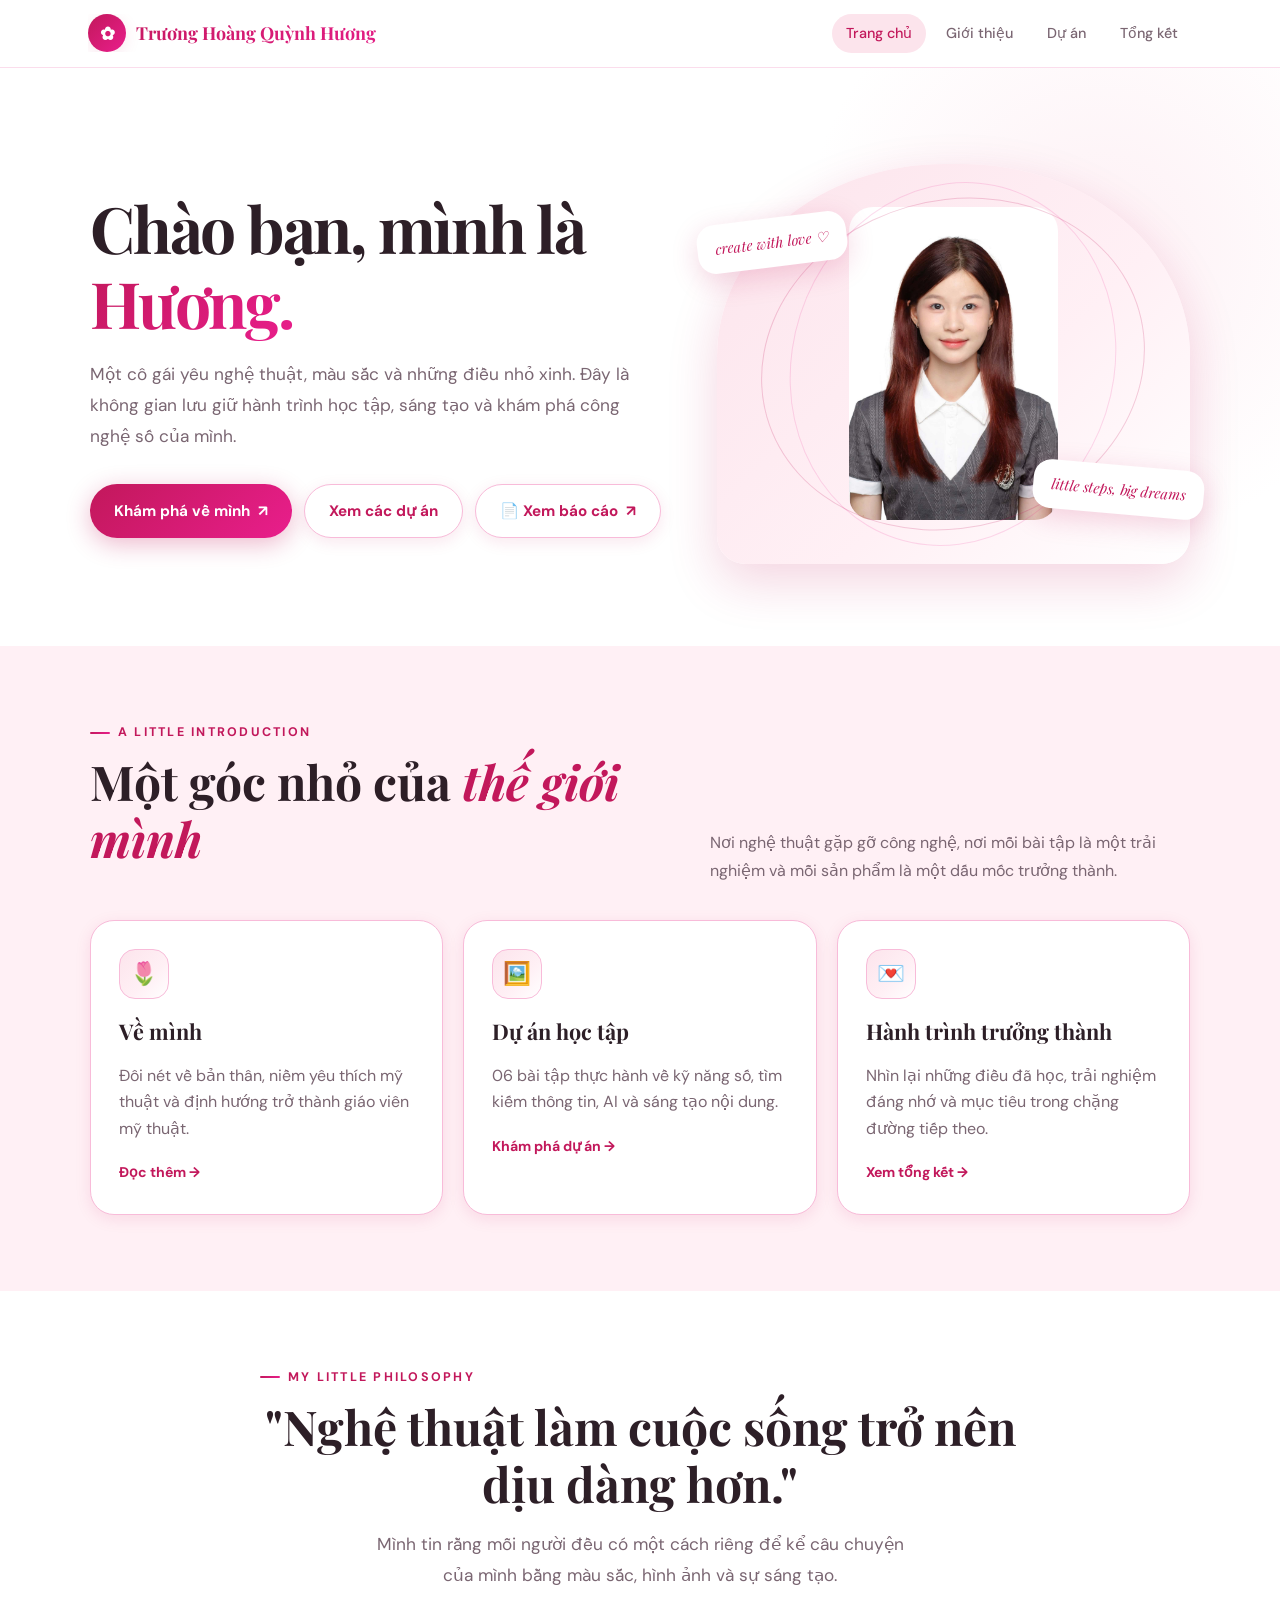
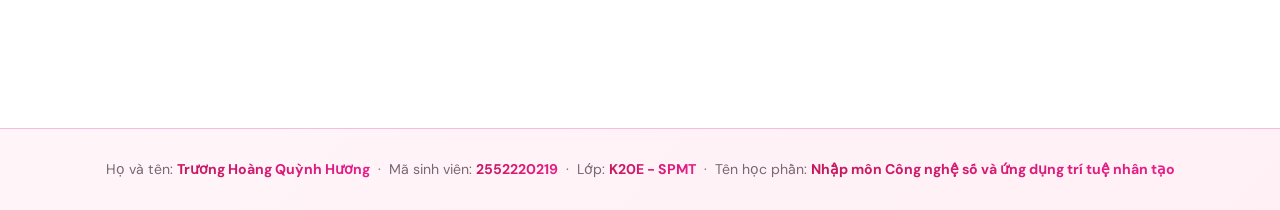
<file: index.html>
<!DOCTYPE html>
<html lang="vi"><head><meta charset="UTF-8"><meta name="viewport" content="width=device-width, initial-scale=1.0">
<meta name="description" content="Portfolio cá nhân sinh viên Sư phạm Mỹ thuật"><title>Trang chủ | Trương Hoàng Quỳnh Hương</title><link rel="stylesheet" href="style.css"></head><body>

<header class="site-header">
 <div class="nav-wrap">
  <a class="brand" href="index.html"><span class="brand-mark">✿</span><span>Trương Hoàng Quỳnh Hương</span></a>
  <button class="menu-toggle" aria-label="Mở menu">☰</button>
  <nav class="nav-links">
   <a href="index.html">Trang chủ</a><a href="about.html">Giới thiệu</a><a href="projects.html">Dự án</a><a href="conclusion.html">Tổng kết</a>
  </nav>
 </div>
</header>
<main>
<section class="hero"><div class="container hero-grid">
 <div>
  <h1>Chào bạn, mình là <em>Hương.</em></h1>
  <p class="lead">Một cô gái yêu nghệ thuật, màu sắc và những điều nhỏ xinh. Đây là không gian lưu giữ hành trình học tập, sáng tạo và khám phá công nghệ số của mình.</p>
  <div class="hero-actions"><a class="btn" href="about.html">Khám phá về mình <span>↗</span></a><a class="btn secondary" href="projects.html">Xem các dự án</a><a class="btn secondary" href="https://drive.google.com/file/d/1WDGDpUm1n3nKQU0nEyafb3N1HxXv_S2_/preview" target="_blank" rel="noopener noreferrer">📄 Xem báo cáo <span>↗</span></a></div>
 </div>
 <div class="art-frame">
  <div class="float-note note-one">create with love ♡</div>
  <img src="avt.jpg" alt="Trương Hoàng Quỳnh Hương" style="width:50%;height:auto;object-fit:cover;border-radius:24px;display:block;margin:0 auto;">
  <div class="float-note note-two">little steps, big dreams</div>
 </div>
</div></section>
<section class="section soft"><div class="container">
 <div class="section-head"><div><div class="kicker">A little introduction</div><h2>Một góc nhỏ của <em style="color:var(--pink-dark)">thế giới mình</em></h2></div><p>Nơi nghệ thuật gặp gỡ công nghệ, nơi mỗi bài tập là một trải nghiệm và mỗi sản phẩm là một dấu mốc trưởng thành.</p></div>
 <div class="cards">
  <article class="card"><div class="card-icon">🌷</div><h3>Về mình</h3><p>Đôi nét về bản thân, niềm yêu thích mỹ thuật và định hướng trở thành giáo viên mỹ thuật.</p><a class="card-link" href="about.html">Đọc thêm →</a></article>
  <article class="card"><div class="card-icon">🖼️</div><h3>Dự án học tập</h3><p>06 bài tập thực hành về kỹ năng số, tìm kiếm thông tin, AI và sáng tạo nội dung.</p><a class="card-link" href="projects.html">Khám phá dự án →</a></article>
  <article class="card"><div class="card-icon">💌</div><h3>Hành trình trưởng thành</h3><p>Nhìn lại những điều đã học, trải nghiệm đáng nhớ và mục tiêu trong chặng đường tiếp theo.</p><a class="card-link" href="conclusion.html">Xem tổng kết →</a></article>
 </div></div></section>
<section class="section"><div class="container" style="text-align:center;max-width:760px"><div class="kicker">My little philosophy</div><h2>"Nghệ thuật làm cuộc sống trở nên dịu dàng hơn."</h2><p class="lead" style="margin:0 auto">Mình tin rằng mỗi người đều có một cách riêng để kể câu chuyện của mình bằng màu sắc, hình ảnh và sự sáng tạo.</p></div></section>
</main>
<footer class="footer"><div class="container footer-inner"><p style="line-height:1.8">Họ và tên: <strong>Trương Hoàng Quỳnh Hương</strong> &nbsp;·&nbsp; Mã sinh viên: <strong>2552220219</strong> &nbsp;·&nbsp; Lớp: <strong>K20E - SPMT</strong> &nbsp;·&nbsp; Tên học phần: <strong>Nhập môn Công nghệ số và ứng dụng trí tuệ nhân tạo</strong></p></div></footer>
<script src="script.js"></script></body></html>
</file>
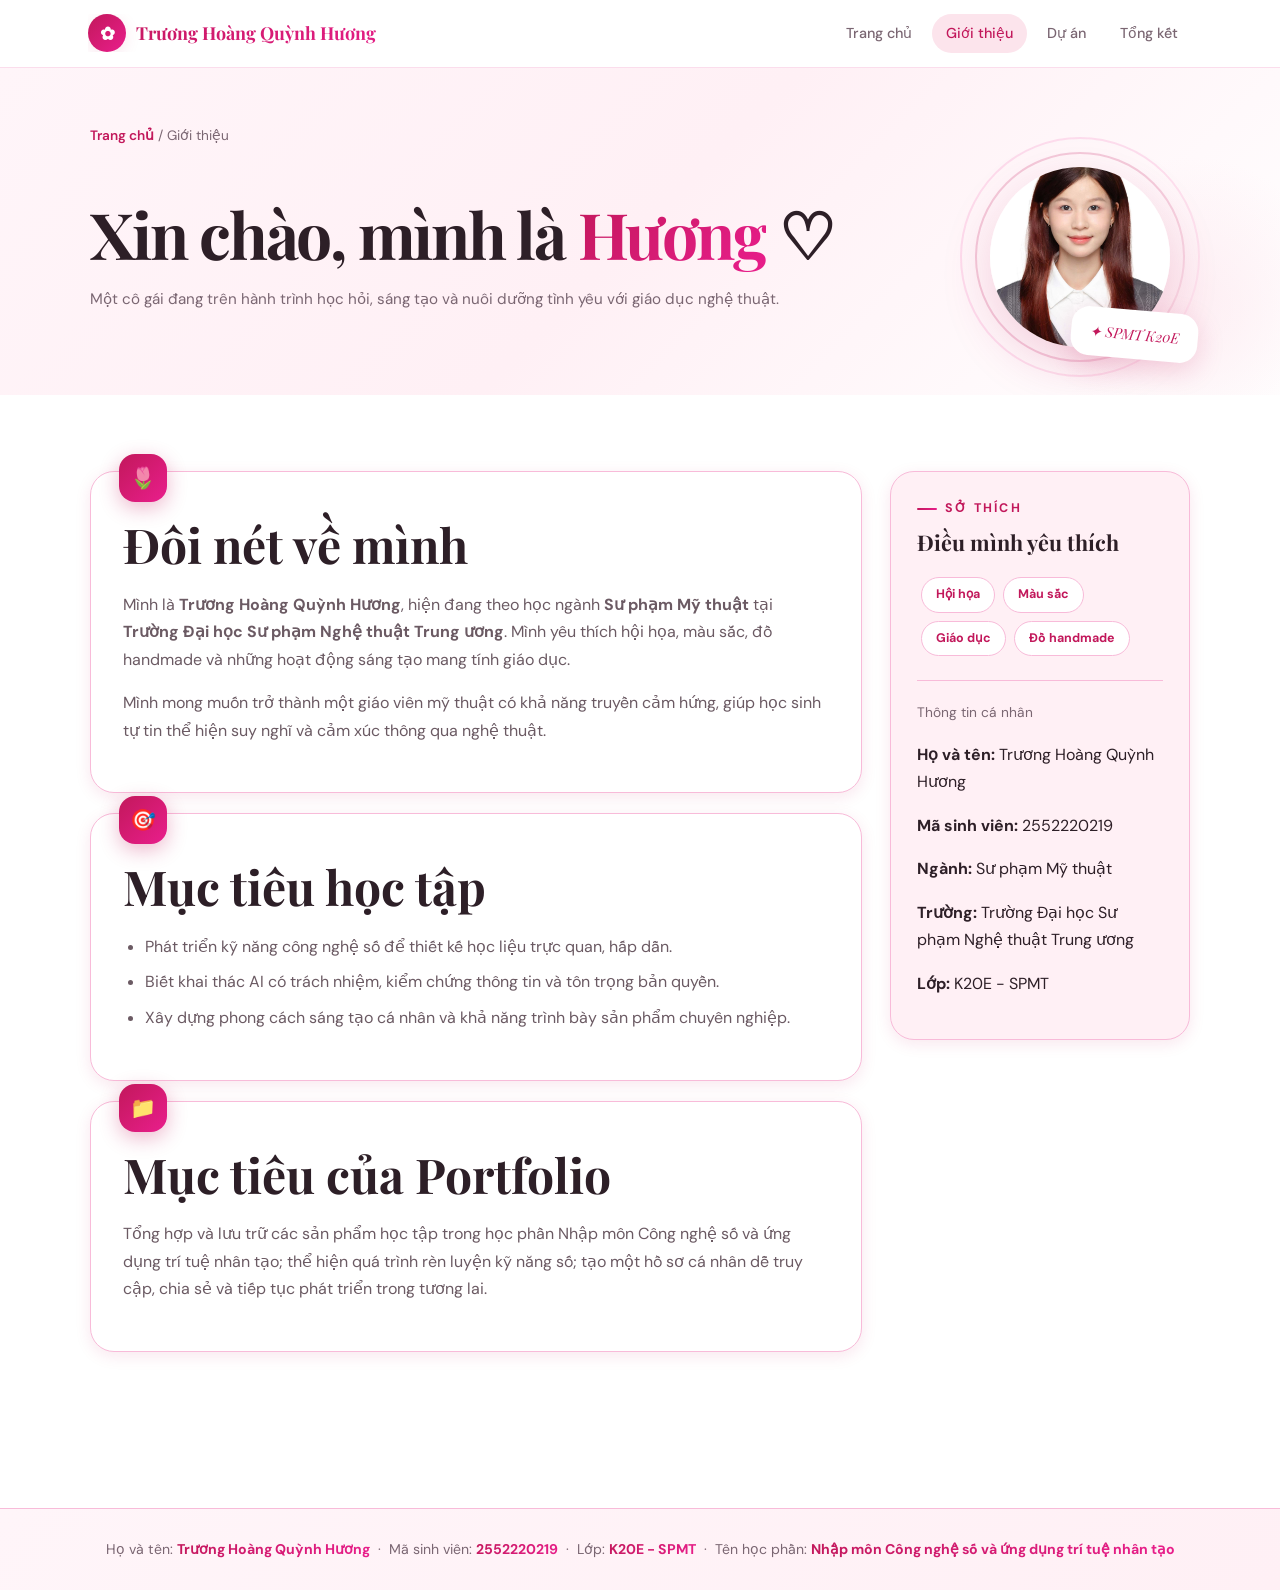
<file: about.html>
<!DOCTYPE html>
<html lang="vi"><head><meta charset="UTF-8"><meta name="viewport" content="width=device-width, initial-scale=1.0">
<meta name="description" content="Giới thiệu - Trương Hoàng Quỳnh Hương"><title>Giới thiệu | Trương Hoàng Quỳnh Hương</title><link rel="stylesheet" href="style.css"></head><body>

<header class="site-header">
 <div class="nav-wrap">
  <a class="brand" href="index.html"><span class="brand-mark">✿</span><span>Trương Hoàng Quỳnh Hương</span></a>
  <button class="menu-toggle" aria-label="Mở menu">☰</button>
  <nav class="nav-links">
   <a href="index.html">Trang chủ</a><a href="about.html">Giới thiệu</a><a href="projects.html">Dự án</a><a href="conclusion.html">Tổng kết</a>
  </nav>
 </div>
</header>

<main>

<!-- ── PAGE HERO — grid 2 cột + avatar vòng xoay ── -->
<section class="page-hero page-hero--about">
 <div class="container">
  <div class="breadcrumb"><a href="index.html">Trang chủ</a> / Giới thiệu</div>
  <div class="about-hero-grid">
   <div>
    <h1>Xin chào, mình là <em>Hương</em> ♡</h1>
    <p class="lead">Một cô gái đang trên hành trình học hỏi, sáng tạo và nuôi dưỡng tình yêu với giáo dục nghệ thuật.</p>
   
   </div>
   <div class="about-avatar-wrap">
    <div class="about-avatar-frame">
     <img src="avt.jpg" alt="Trương Hoàng Quỳnh Hương">
     <div class="avatar-ring avatar-ring--1"></div>
     <div class="avatar-ring avatar-ring--2"></div>
    </div>
    <div class="float-note" style="position:absolute;bottom:-12px;right:-8px;transform:rotate(5deg)">✦ SPMT K20E</div>
   </div>
  </div>
 </div>
</section>

<!-- ── NỘI DUNG ── -->
<section class="section"><div class="container content-grid"><div>

 <!-- Prose card có icon nổi -->
 <div class="prose-card prose-card--decorated">
  <div class="prose-card-icon">🌷</div>
  <h2>Đôi nét về mình</h2>
  <p>Mình là <strong>Trương Hoàng Quỳnh Hương</strong>, hiện đang theo học ngành <strong>Sư phạm Mỹ thuật</strong> tại <strong>Trường Đại học Sư phạm Nghệ thuật Trung ương</strong>. Mình yêu thích hội họa, màu sắc, đồ handmade và những hoạt động sáng tạo mang tính giáo dục.</p>
  <p>Mình mong muốn trở thành một giáo viên mỹ thuật có khả năng truyền cảm hứng, giúp học sinh tự tin thể hiện suy nghĩ và cảm xúc thông qua nghệ thuật.</p>
 </div>

 <div class="prose-card prose-card--decorated">
  <div class="prose-card-icon">🎯</div>
  <h2>Mục tiêu học tập</h2>
  <ul><li>Phát triển kỹ năng công nghệ số để thiết kế học liệu trực quan, hấp dẫn.</li><li>Biết khai thác AI có trách nhiệm, kiểm chứng thông tin và tôn trọng bản quyền.</li><li>Xây dựng phong cách sáng tạo cá nhân và khả năng trình bày sản phẩm chuyên nghiệp.</li></ul>
 </div>

 <div class="prose-card prose-card--decorated">
  <div class="prose-card-icon">📁</div>
  <h2>Mục tiêu của Portfolio</h2>
  <p>Tổng hợp và lưu trữ các sản phẩm học tập trong học phần Nhập môn Công nghệ số và ứng dụng trí tuệ nhân tạo; thể hiện quá trình rèn luyện kỹ năng số; tạo một hồ sơ cá nhân dễ truy cập, chia sẻ và tiếp tục phát triển trong tương lai.</p>
 </div>

</div><aside class="side-card"><div class="kicker">SỞ THÍCH</div><h3>Điều mình yêu thích</h3><span class="tag">Hội họa</span><span class="tag">Màu sắc</span><span class="tag">Giáo dục</span><span class="tag">Đồ handmade</span><hr style="border:0;border-top:1px solid var(--line);margin:20px 0"><p class="small">Thông tin cá nhân</p><p><strong>Họ và tên:</strong> Trương Hoàng Quỳnh Hương</p><p><strong>Mã sinh viên:</strong> 2552220219</p><p><strong>Ngành:</strong> Sư phạm Mỹ thuật</p><p><strong>Trường:</strong> Trường Đại học Sư phạm Nghệ thuật Trung ương</p><p><strong>Lớp:</strong> K20E - SPMT</p></aside></div></section>

</main>

<footer class="footer"><div class="container footer-inner"><p style="line-height:1.8">Họ và tên: <strong>Trương Hoàng Quỳnh Hương</strong> &nbsp;·&nbsp; Mã sinh viên: <strong>2552220219</strong> &nbsp;·&nbsp; Lớp: <strong>K20E - SPMT</strong> &nbsp;·&nbsp; Tên học phần: <strong>Nhập môn Công nghệ số và ứng dụng trí tuệ nhân tạo</strong></p></div></footer>
<script src="script.js"></script></body></html>
</file>
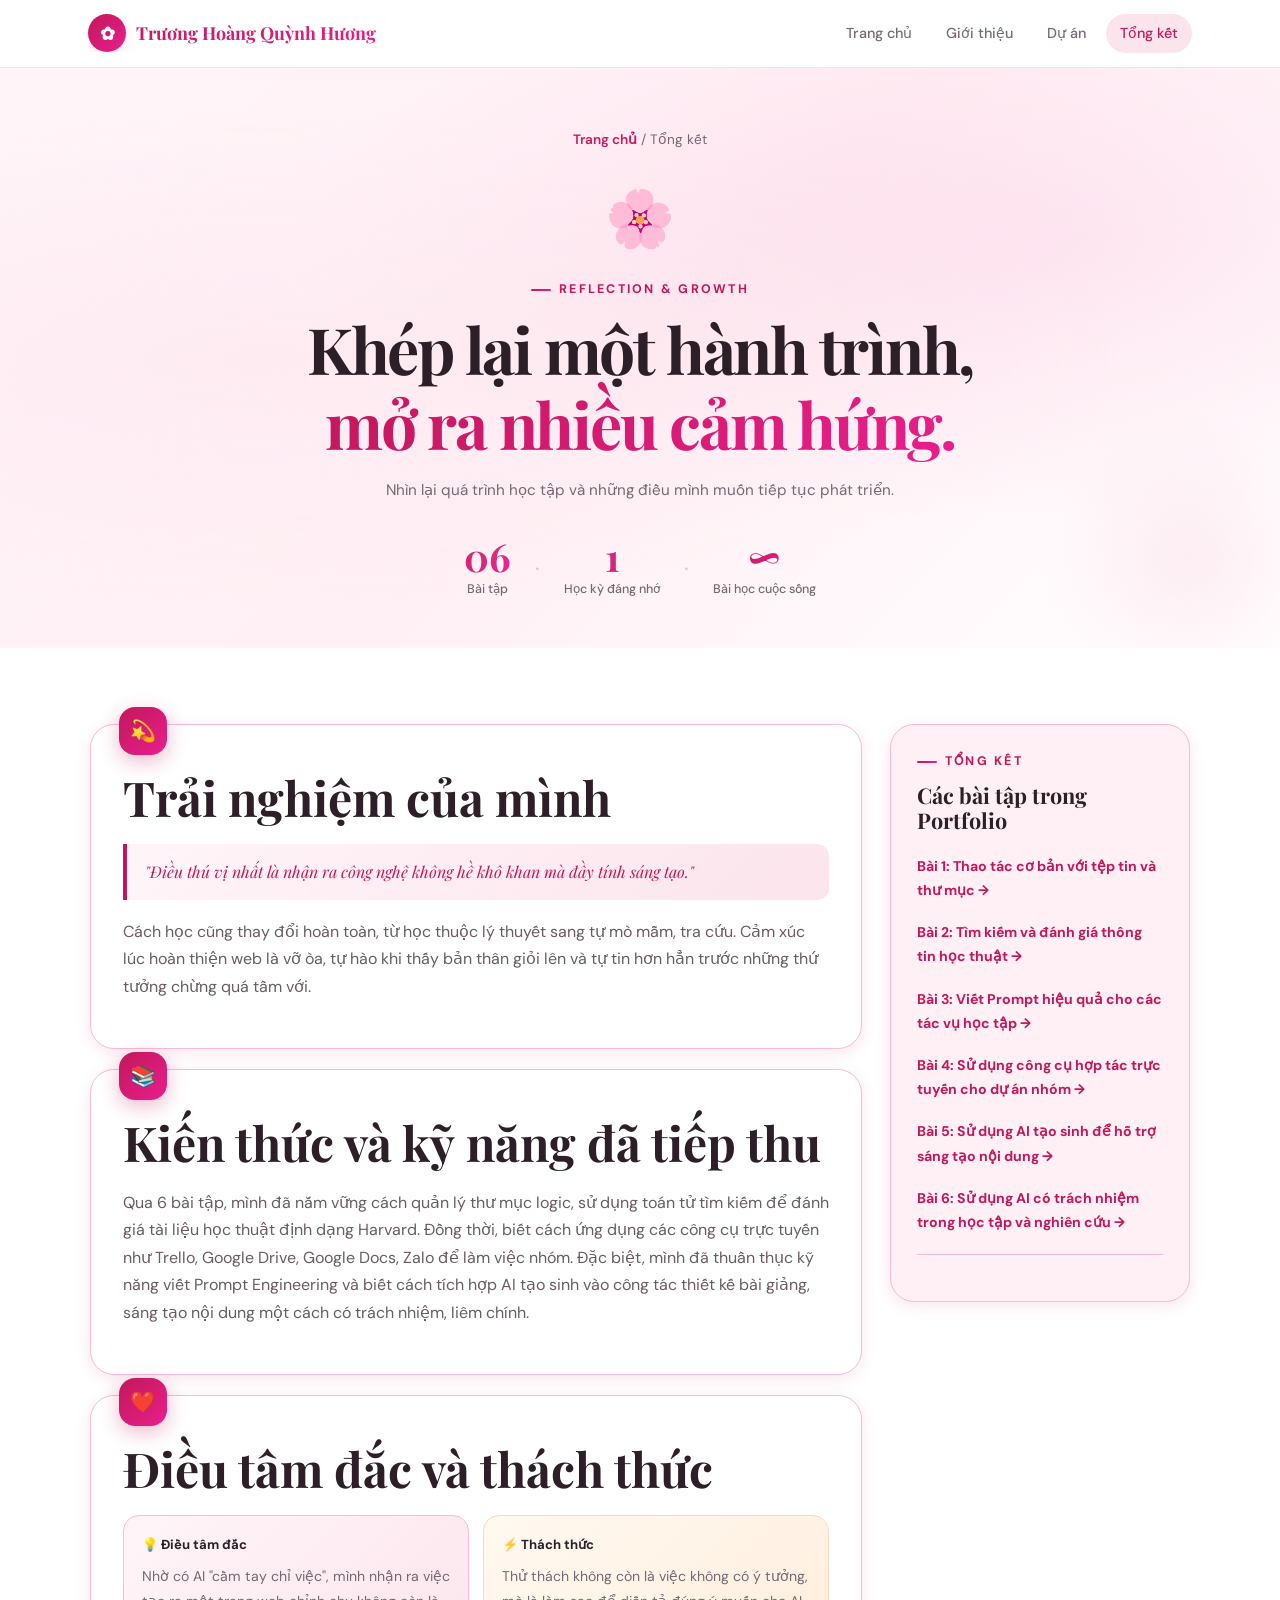
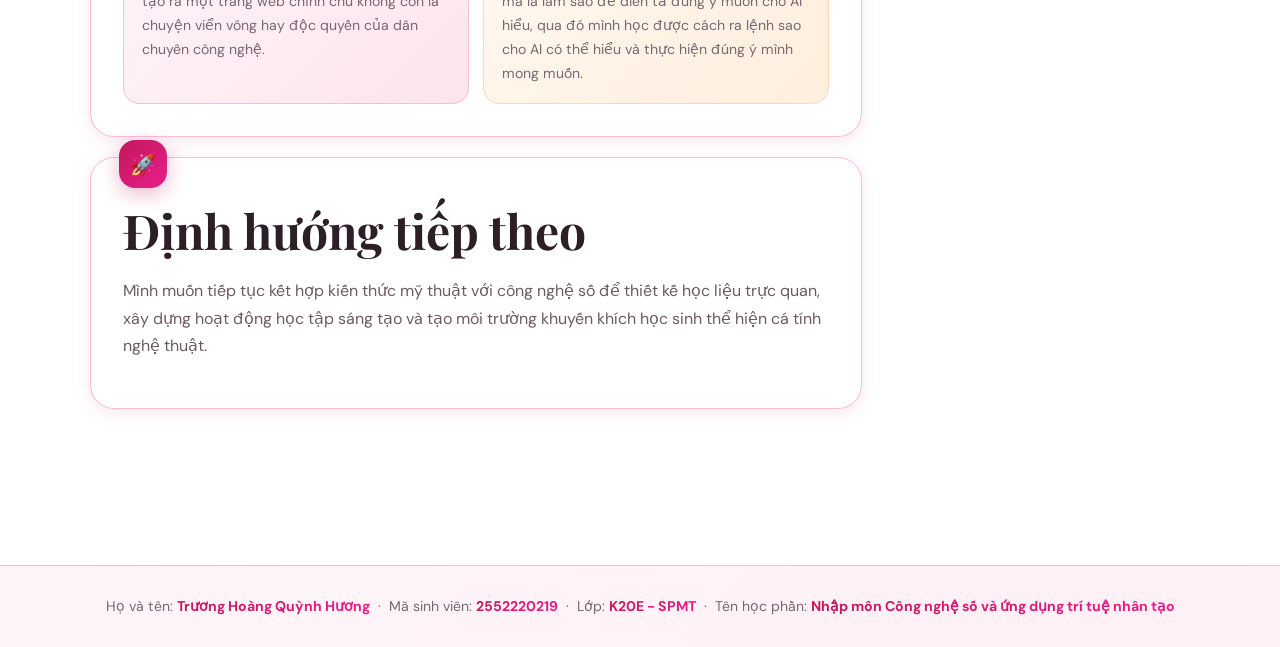
<file: conclusion.html>
<!DOCTYPE html>
<html lang="vi"><head><meta charset="UTF-8"><meta name="viewport" content="width=device-width, initial-scale=1.0">
<meta name="description" content="Tổng kết - Trương Hoàng Quỳnh Hương"><title>Tổng kết | Trương Hoàng Quỳnh Hương</title><link rel="stylesheet" href="style.css"></head><body>

<header class="site-header">
 <div class="nav-wrap">
  <a class="brand" href="index.html"><span class="brand-mark">✿</span><span>Trương Hoàng Quỳnh Hương</span></a>
  <button class="menu-toggle" aria-label="Mở menu">☰</button>
  <nav class="nav-links">
   <a href="index.html">Trang chủ</a><a href="about.html">Giới thiệu</a><a href="projects.html">Dự án</a><a href="conclusion.html">Tổng kết</a>
  </nav>
 </div>
</header>

<main>

<!-- ── PAGE HERO — emoji floating + mini stats ── -->
<section class="page-hero page-hero--conclusion">
 <div class="conclusion-hero-deco"></div>
 <div class="container">
  <div class="breadcrumb"><a href="index.html">Trang chủ</a> / Tổng kết</div>
  <div class="conclusion-hero-content">
   <div class="conclusion-hero-emoji">🌸</div>
   <div class="kicker" style="justify-content:center">Reflection & Growth</div>
   <h1>Khép lại một hành trình,<br><em style="color:var(--pink-dark)">mở ra nhiều cảm hứng.</em></h1>
   <p class="lead">Nhìn lại quá trình học tập và những điều mình muốn tiếp tục phát triển.</p>
  </div>
  <div class="conclusion-mini-stats">
   <div class="mini-stat"><span class="mini-stat-num">06</span><span class="mini-stat-label">Bài tập</span></div>
   <div class="mini-stat-sep">·</div>
   <div class="mini-stat"><span class="mini-stat-num">1</span><span class="mini-stat-label">Học kỳ đáng nhớ</span></div>
   <div class="mini-stat-sep">·</div>
   <div class="mini-stat"><span class="mini-stat-num">∞</span><span class="mini-stat-label">Bài học cuộc sống</span></div>
  </div>
 </div>
</section>

<!-- ── NỘI DUNG ── -->
<section class="section"><div class="container content-grid"><div>

 <!-- Trải nghiệm — có highlight quote -->
 <div class="prose-card prose-card--decorated">
  <div class="prose-card-icon">💫</div>
  <h2>Trải nghiệm của mình</h2>
  <div class="highlight-quote">"Điều thú vị nhất là nhận ra công nghệ không hề khô khan mà đầy tính sáng tạo."</div>
  <p>Cách học cũng thay đổi hoàn toàn, từ học thuộc lý thuyết sang tự mò mẫm, tra cứu. Cảm xúc lúc hoàn thiện web là vỡ òa, tự hào khi thấy bản thân giỏi lên và tự tin hơn hẳn trước những thứ tưởng chừng quá tầm với.</p>
 </div>

 <!-- Kiến thức -->
 <div class="prose-card prose-card--decorated">
  <div class="prose-card-icon">📚</div>
  <h2>Kiến thức và kỹ năng đã tiếp thu</h2>
  <p>Qua 6 bài tập, mình đã nắm vững cách quản lý thư mục logic, sử dụng toán tử tìm kiếm để đánh giá tài liệu học thuật định dạng Harvard. Đồng thời, biết cách ứng dụng các công cụ trực tuyến như Trello, Google Drive, Google Docs, Zalo để làm việc nhóm. Đặc biệt, mình đã thuần thục kỹ năng viết Prompt Engineering và biết cách tích hợp AI tạo sinh vào công tác thiết kế bài giảng, sáng tạo nội dung một cách có trách nhiệm, liêm chính.</p>
 </div>

 <!-- Tâm đắc & thách thức — two-column -->
 <div class="prose-card prose-card--decorated">
  <div class="prose-card-icon">❤️</div>
  <h2>Điều tâm đắc và thách thức</h2>
  <div class="two-col-insight">
   <div class="insight-item insight-item--love">
    <div class="insight-header">💡 Điều tâm đắc</div>
    <p>Nhờ có AI "cầm tay chỉ việc", mình nhận ra việc tạo ra một trang web chỉnh chu không còn là chuyện viển vông hay độc quyền của dân chuyên công nghệ.</p>
   </div>
   <div class="insight-item insight-item--challenge">
    <div class="insight-header">⚡ Thách thức</div>
    <p>Thử thách không còn là việc không có ý tưởng, mà là làm sao để diễn tả đúng ý muốn cho AI hiểu, qua đó mình học được cách ra lệnh sao cho AI có thể hiểu và thực hiện đúng ý mình mong muốn.</p>
   </div>
  </div>
 </div>

 <!-- Định hướng -->
 <div class="prose-card prose-card--decorated">
  <div class="prose-card-icon">🚀</div>
  <h2>Định hướng tiếp theo</h2>
  <p>Mình muốn tiếp tục kết hợp kiến thức mỹ thuật với công nghệ số để thiết kế học liệu trực quan, xây dựng hoạt động học tập sáng tạo và tạo môi trường khuyến khích học sinh thể hiện cá tính nghệ thuật.</p>
 </div>

</div><aside class="side-card"><div class="kicker">TỔNG KẾT</div><h3>Các bài tập trong Portfolio</h3>
<p><a class="card-link" href="task1.html">Bài 1: Thao tác cơ bản với tệp tin và thư mục →</a></p>
<p><a class="card-link" href="task2.html">Bài 2: Tìm kiếm và đánh giá thông tin học thuật →</a></p>
<p><a class="card-link" href="task3.html">Bài 3: Viết Prompt hiệu quả cho các tác vụ học tập →</a></p>
<p><a class="card-link" href="task4.html">Bài 4: Sử dụng công cụ hợp tác trực tuyến cho dự án nhóm →</a></p>
<p><a class="card-link" href="task5.html">Bài 5: Sử dụng AI tạo sinh để hỗ trợ sáng tạo nội dung →</a></p>
<p><a class="card-link" href="task6.html">Bài 6: Sử dụng AI có trách nhiệm trong học tập và nghiên cứu →</a></p>
<hr style="border:0;border-top:1px solid var(--line);margin:20px 0"></aside></div></section>

</main>

<footer class="footer"><div class="container footer-inner"><p style="line-height:1.8">Họ và tên: <strong>Trương Hoàng Quỳnh Hương</strong> &nbsp;·&nbsp; Mã sinh viên: <strong>2552220219</strong> &nbsp;·&nbsp; Lớp: <strong>K20E - SPMT</strong> &nbsp;·&nbsp; Tên học phần: <strong>Nhập môn Công nghệ số và ứng dụng trí tuệ nhân tạo</strong></p></div></footer>
<script src="script.js"></script></body></html>
</file>
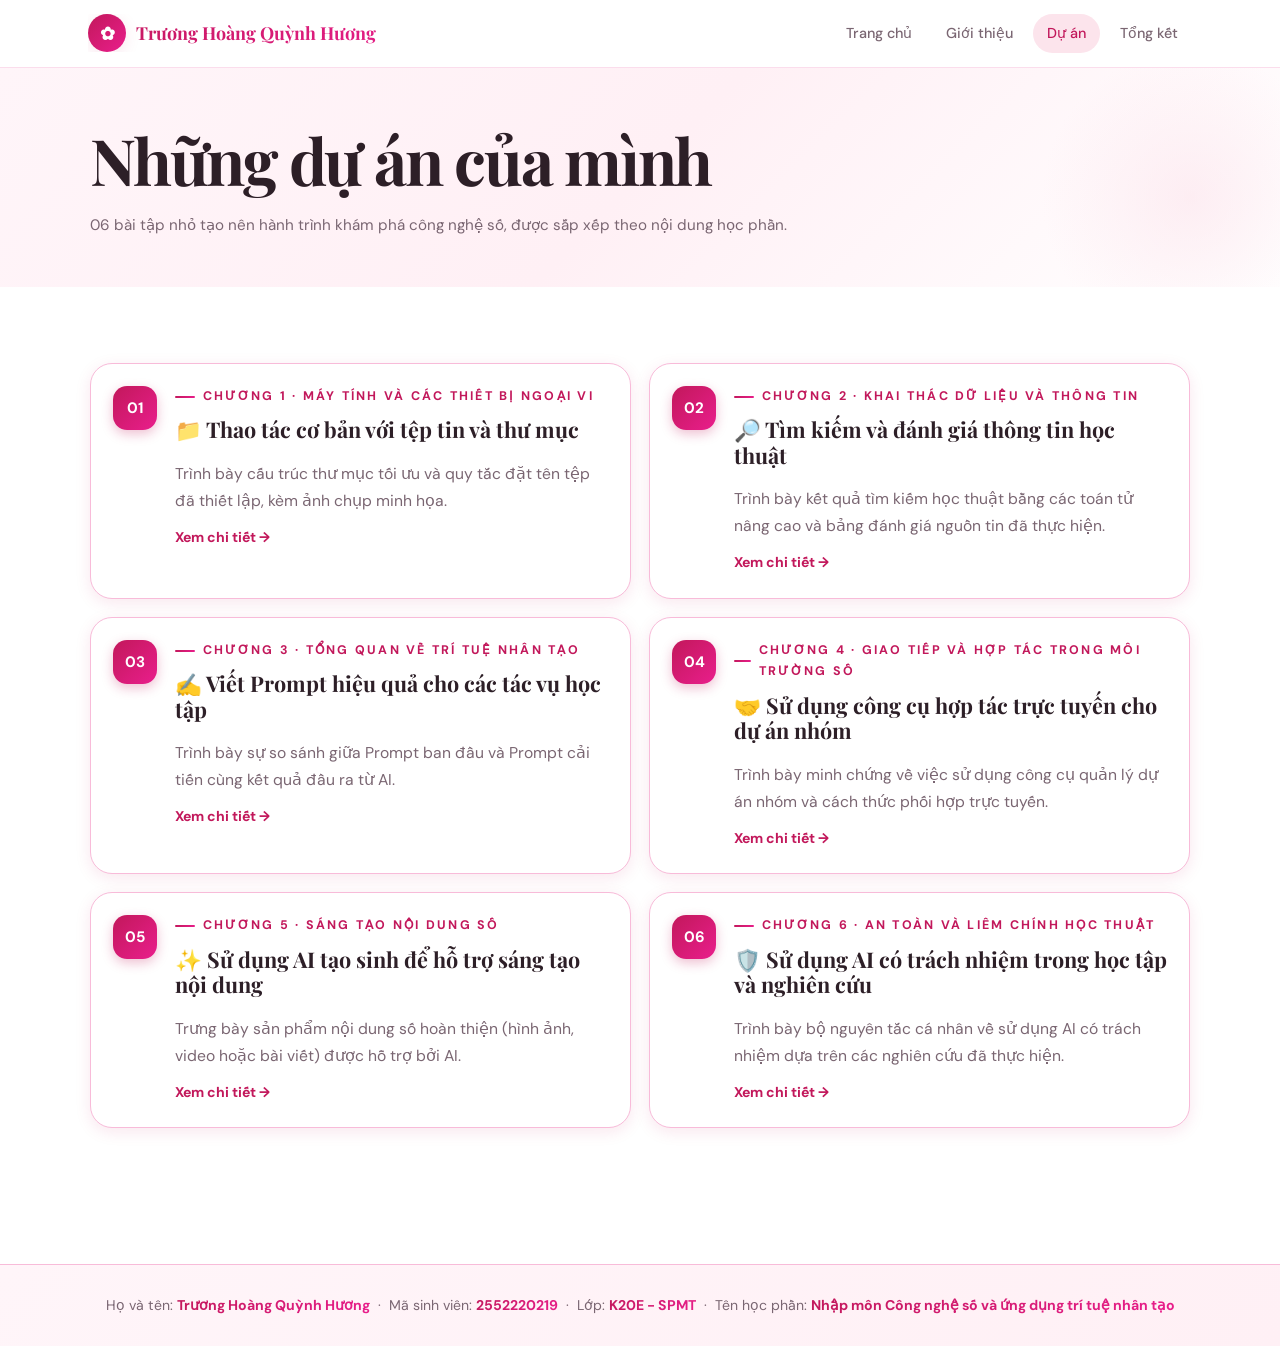
<file: projects.html>
<!DOCTYPE html>
<html lang="vi"><head><meta charset="UTF-8"><meta name="viewport" content="width=device-width, initial-scale=1.0">
<meta name="description" content="Portfolio cá nhân sinh viên Sư phạm Mỹ thuật"><title>Dự án | Trương Hoàng Quỳnh Hương</title><link rel="stylesheet" href="style.css"></head><body>

<header class="site-header">
 <div class="nav-wrap">
  <a class="brand" href="index.html"><span class="brand-mark">✿</span><span>Trương Hoàng Quỳnh Hương</span></a>
  <button class="menu-toggle" aria-label="Mở menu">☰</button>
  <nav class="nav-links">
   <a href="index.html">Trang chủ</a><a href="about.html">Giới thiệu</a><a href="projects.html">Dự án</a><a href="conclusion.html">Tổng kết</a>
  </nav>
 </div>
</header>
<main>
<section class="page-hero"><div class="container"><h1>Những dự án của mình</h1><p class="lead">06 bài tập nhỏ tạo nên hành trình khám phá công nghệ số, được sắp xếp theo nội dung học phần.</p></div></section>
<section class="section"><div class="container"><div class="project-list">
<a class="project-item" href="task1.html"><div class="project-number">01</div><div><div class="kicker">Chương 1 · Máy tính và các thiết bị ngoại vi</div><h3>📁 Thao tác cơ bản với tệp tin và thư mục</h3><p>Trình bày cấu trúc thư mục tối ưu và quy tắc đặt tên tệp đã thiết lập, kèm ảnh chụp minh họa.</p><span class="card-link">Xem chi tiết →</span></div></a><a class="project-item" href="task2.html"><div class="project-number">02</div><div><div class="kicker">Chương 2 · Khai thác dữ liệu và thông tin</div><h3>🔎 Tìm kiếm và đánh giá thông tin học thuật</h3><p>Trình bày kết quả tìm kiếm học thuật bằng các toán tử nâng cao và bảng đánh giá nguồn tin đã thực hiện.</p><span class="card-link">Xem chi tiết →</span></div></a><a class="project-item" href="task3.html"><div class="project-number">03</div><div><div class="kicker">Chương 3 · Tổng quan về trí tuệ nhân tạo</div><h3>✍️ Viết Prompt hiệu quả cho các tác vụ học tập</h3><p>Trình bày sự so sánh giữa Prompt ban đầu và Prompt cải tiến cùng kết quả đầu ra từ AI.</p><span class="card-link">Xem chi tiết →</span></div></a><a class="project-item" href="task4.html"><div class="project-number">04</div><div><div class="kicker">Chương 4 · Giao tiếp và hợp tác trong môi trường số</div><h3>🤝 Sử dụng công cụ hợp tác trực tuyến cho dự án nhóm</h3><p>Trình bày minh chứng về việc sử dụng công cụ quản lý dự án nhóm và cách thức phối hợp trực tuyến.</p><span class="card-link">Xem chi tiết →</span></div></a><a class="project-item" href="task5.html"><div class="project-number">05</div><div><div class="kicker">Chương 5 · Sáng tạo nội dung số</div><h3>✨ Sử dụng AI tạo sinh để hỗ trợ sáng tạo nội dung</h3><p>Trưng bày sản phẩm nội dung số hoàn thiện (hình ảnh, video hoặc bài viết) được hỗ trợ bởi AI.</p><span class="card-link">Xem chi tiết →</span></div></a><a class="project-item" href="task6.html"><div class="project-number">06</div><div><div class="kicker">Chương 6 · An toàn và liêm chính học thuật</div><h3>🛡️ Sử dụng AI có trách nhiệm trong học tập và nghiên cứu</h3><p>Trình bày bộ nguyên tắc cá nhân về sử dụng AI có trách nhiệm dựa trên các nghiên cứu đã thực hiện.</p><span class="card-link">Xem chi tiết →</span></div></a>
</div></div></section>
</main>
<footer class="footer"><div class="container footer-inner"><p style="line-height:1.8">Họ và tên: <strong>Trương Hoàng Quỳnh Hương</strong> &nbsp;·&nbsp; Mã sinh viên: <strong>2552220219</strong> &nbsp;·&nbsp; Lớp: <strong>K20E - SPMT</strong> &nbsp;·&nbsp; Tên học phần: <strong>Nhập môn Công nghệ số và ứng dụng trí tuệ nhân tạo</strong></p></div></footer>
<script src="script.js"></script></body></html>
</file>
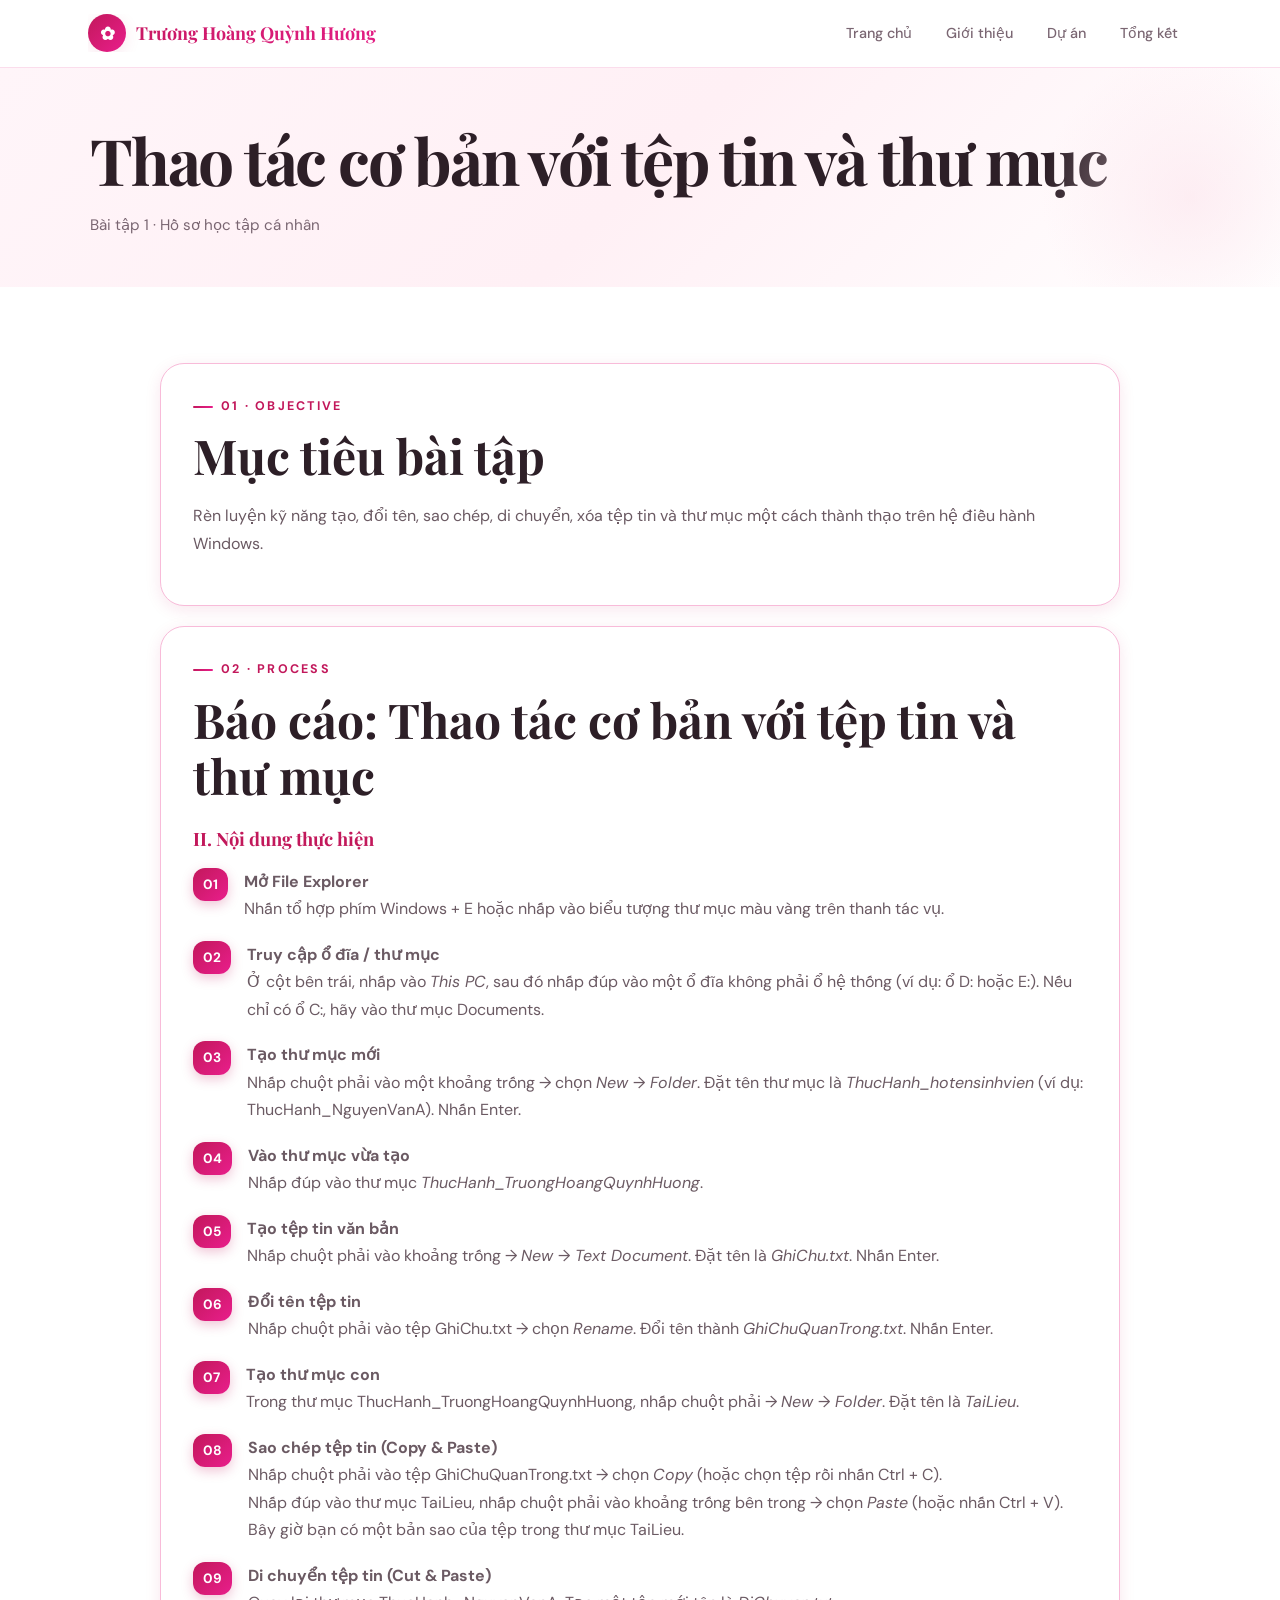
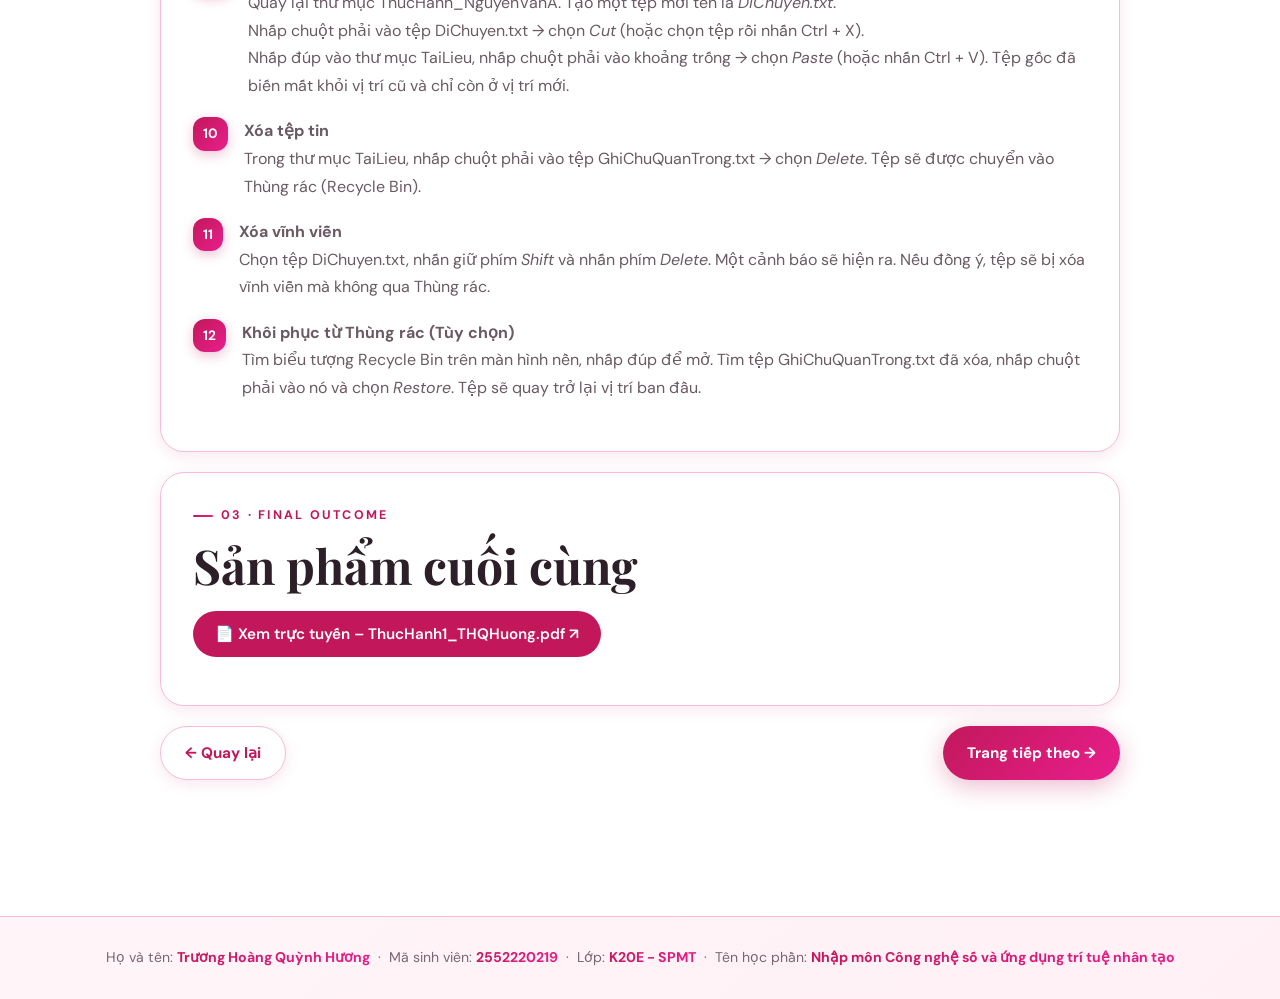
<file: task1.html>
﻿<!DOCTYPE html>
<html lang="vi"><head><meta charset="UTF-8"><meta name="viewport" content="width=device-width, initial-scale=1.0">
<meta name="description" content="Portfolio cá nhân sinh viên Sư phạm Mỹ thuật"><title>Thao tác cơ bản với tệp tin và thư mục | Trương Hoàng Quỳnh Hương</title><link rel="stylesheet" href="style.css"></head><body>

<header class="site-header">
 <div class="nav-wrap">
  <a class="brand" href="index.html"><span class="brand-mark">✿</span><span>Trương Hoàng Quỳnh Hương</span></a>
  <button class="menu-toggle" aria-label="Mở menu">☰</button>
  <nav class="nav-links">
   <a href="index.html">Trang chủ</a><a href="about.html">Giới thiệu</a><a href="projects.html">Dự án</a><a href="conclusion.html">Tổng kết</a>
  </nav>
 </div>
</header>
<main>
<section class="page-hero"><div class="container"><h1>Thao tác cơ bản với tệp tin và thư mục</h1><p class="lead">Bài tập 1 · Hồ sơ học tập cá nhân</p></div></section>
<section class="section"><div class="container content-single"><div>

 <!-- MỤC 1: MỤC TIÊU -->
 <div class="prose-card">
  <div class="kicker">01 · Objective</div>
  <h2>Mục tiêu bài tập</h2>
  <p>Rèn luyện kỹ năng tạo, đổi tên, sao chép, di chuyển, xóa tệp tin và thư mục một cách thành thạo trên hệ điều hành Windows.</p>
 </div>

 <!-- MỤC 2: QUÁ TRÌNH THỰC HIỆN -->
 <div class="prose-card">
  <div class="kicker">02 · Process</div>
  <h2>Báo cáo: Thao tác cơ bản với tệp tin và thư mục</h2>

  <h3 style="color:var(--pink-dark);font-size:1.15rem;margin-top:24px">II. Nội dung thực hiện</h3>
  <ol class="steps">
   <li><span><strong>Mở File Explorer</strong><br>Nhấn tổ hợp phím Windows + E hoặc nhấp vào biểu tượng thư mục màu vàng trên thanh tác vụ.</span></li>
   <li><span><strong>Truy cập ổ đĩa / thư mục</strong><br>Ở cột bên trái, nhấp vào <em>This PC</em>, sau đó nhấp đúp vào một ổ đĩa không phải ổ hệ thống (ví dụ: ổ D: hoặc E:). Nếu chỉ có ổ C:, hãy vào thư mục Documents.</span></li>
   <li><span><strong>Tạo thư mục mới</strong><br>Nhấp chuột phải vào một khoảng trống → chọn <em>New → Folder</em>. Đặt tên thư mục là <em>ThucHanh_hotensinhvien</em> (ví dụ: ThucHanh_NguyenVanA). Nhấn Enter.</span></li>
   <li><span><strong>Vào thư mục vừa tạo</strong><br>Nhấp đúp vào thư mục <em>ThucHanh_TruongHoangQuynhHuong</em>.</span></li>
   <li><span><strong>Tạo tệp tin văn bản</strong><br>Nhấp chuột phải vào khoảng trống → <em>New → Text Document</em>. Đặt tên là <em>GhiChu.txt</em>. Nhấn Enter.</span></li>
   <li><span><strong>Đổi tên tệp tin</strong><br>Nhấp chuột phải vào tệp GhiChu.txt → chọn <em>Rename</em>. Đổi tên thành <em>GhiChuQuanTrong.txt</em>. Nhấn Enter.</span></li>
   <li><span><strong>Tạo thư mục con</strong><br>Trong thư mục ThucHanh_TruongHoangQuynhHuong, nhấp chuột phải → <em>New → Folder</em>. Đặt tên là <em>TaiLieu</em>.</span></li>
   <li><span><strong>Sao chép tệp tin (Copy &amp; Paste)</strong><br>
    Nhấp chuột phải vào tệp GhiChuQuanTrong.txt → chọn <em>Copy</em> (hoặc chọn tệp rồi nhấn Ctrl + C).<br>
    Nhấp đúp vào thư mục TaiLieu, nhấp chuột phải vào khoảng trống bên trong → chọn <em>Paste</em> (hoặc nhấn Ctrl + V). Bây giờ bạn có một bản sao của tệp trong thư mục TaiLieu.</span></li>
   <li><span><strong>Di chuyển tệp tin (Cut &amp; Paste)</strong><br>
    Quay lại thư mục ThucHanh_NguyenVanA. Tạo một tệp mới tên là <em>DiChuyen.txt</em>.<br>
    Nhấp chuột phải vào tệp DiChuyen.txt → chọn <em>Cut</em> (hoặc chọn tệp rồi nhấn Ctrl + X).<br>
    Nhấp đúp vào thư mục TaiLieu, nhấp chuột phải vào khoảng trống → chọn <em>Paste</em> (hoặc nhấn Ctrl + V). Tệp gốc đã biến mất khỏi vị trí cũ và chỉ còn ở vị trí mới.</span></li>
   <li><span><strong>Xóa tệp tin</strong><br>Trong thư mục TaiLieu, nhấp chuột phải vào tệp GhiChuQuanTrong.txt → chọn <em>Delete</em>. Tệp sẽ được chuyển vào Thùng rác (Recycle Bin).</span></li>
   <li><span><strong>Xóa vĩnh viễn</strong><br>Chọn tệp DiChuyen.txt, nhấn giữ phím <em>Shift</em> và nhấn phím <em>Delete</em>. Một cảnh báo sẽ hiện ra. Nếu đồng ý, tệp sẽ bị xóa vĩnh viễn mà không qua Thùng rác.</span></li>
   <li><span><strong>Khôi phục từ Thùng rác (Tùy chọn)</strong><br>Tìm biểu tượng Recycle Bin trên màn hình nền, nhấp đúp để mở. Tìm tệp GhiChuQuanTrong.txt đã xóa, nhấp chuột phải vào nó và chọn <em>Restore</em>. Tệp sẽ quay trở lại vị trí ban đầu.</span></li>
  </ol>
 </div>

 <!-- MỤC 3: SẢN PHẨM CUỐI CÙNG -->
 <div class="prose-card">
  <div class="kicker">03 · Final outcome</div>
  <h2>Sản phẩm cuối cùng</h2>
  <p style="margin-top:12px"><a href="https://drive.google.com/file/d/1xF4Gs4xGZ7Be7qjisAQXMHe22jTKVq0Y/preview" target="_blank" rel="noopener noreferrer" style="display:inline-flex;align-items:center;gap:8px;background:var(--pink-dark);color:#fff;padding:10px 22px;border-radius:999px;font-weight:600;text-decoration:none;font-size:.95rem">📄 Xem trực tuyến – ThucHanh1_THQHuong.pdf ↗</a></p>
 </div>

 <div style="display:flex;justify-content:space-between;gap:12px;flex-wrap:wrap"><a class="btn secondary" href="projects.html">← Quay lại</a><a class="btn" href="task2.html">Trang tiếp theo →</a></div>
 </div></div></section>
</main>
<footer class="footer"><div class="container footer-inner"><p style="line-height:1.8">Họ và tên: <strong>Trương Hoàng Quỳnh Hương</strong> &nbsp;·&nbsp; Mã sinh viên: <strong>2552220219</strong> &nbsp;·&nbsp; Lớp: <strong>K20E - SPMT</strong> &nbsp;·&nbsp; Tên học phần: <strong>Nhập môn Công nghệ số và ứng dụng trí tuệ nhân tạo</strong></p></div></footer>
<script src="script.js"></script></body></html>
</file>
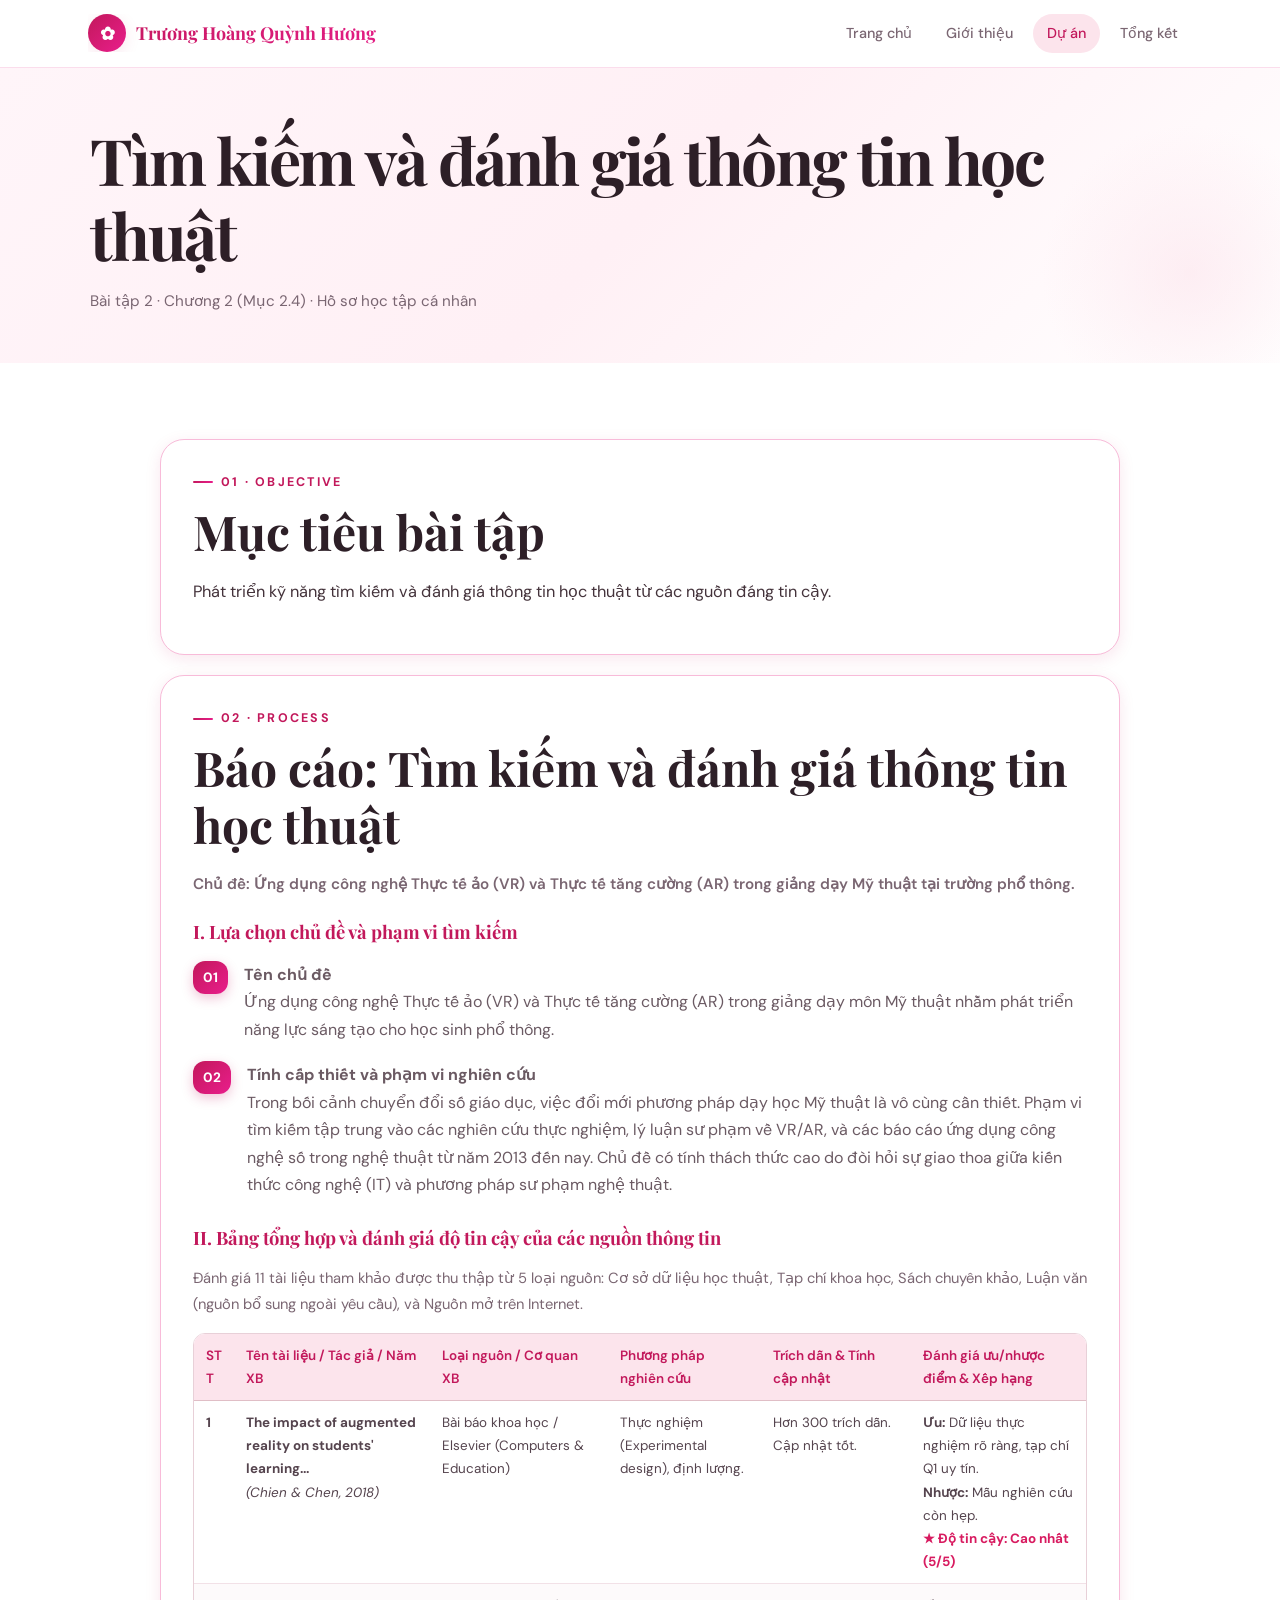
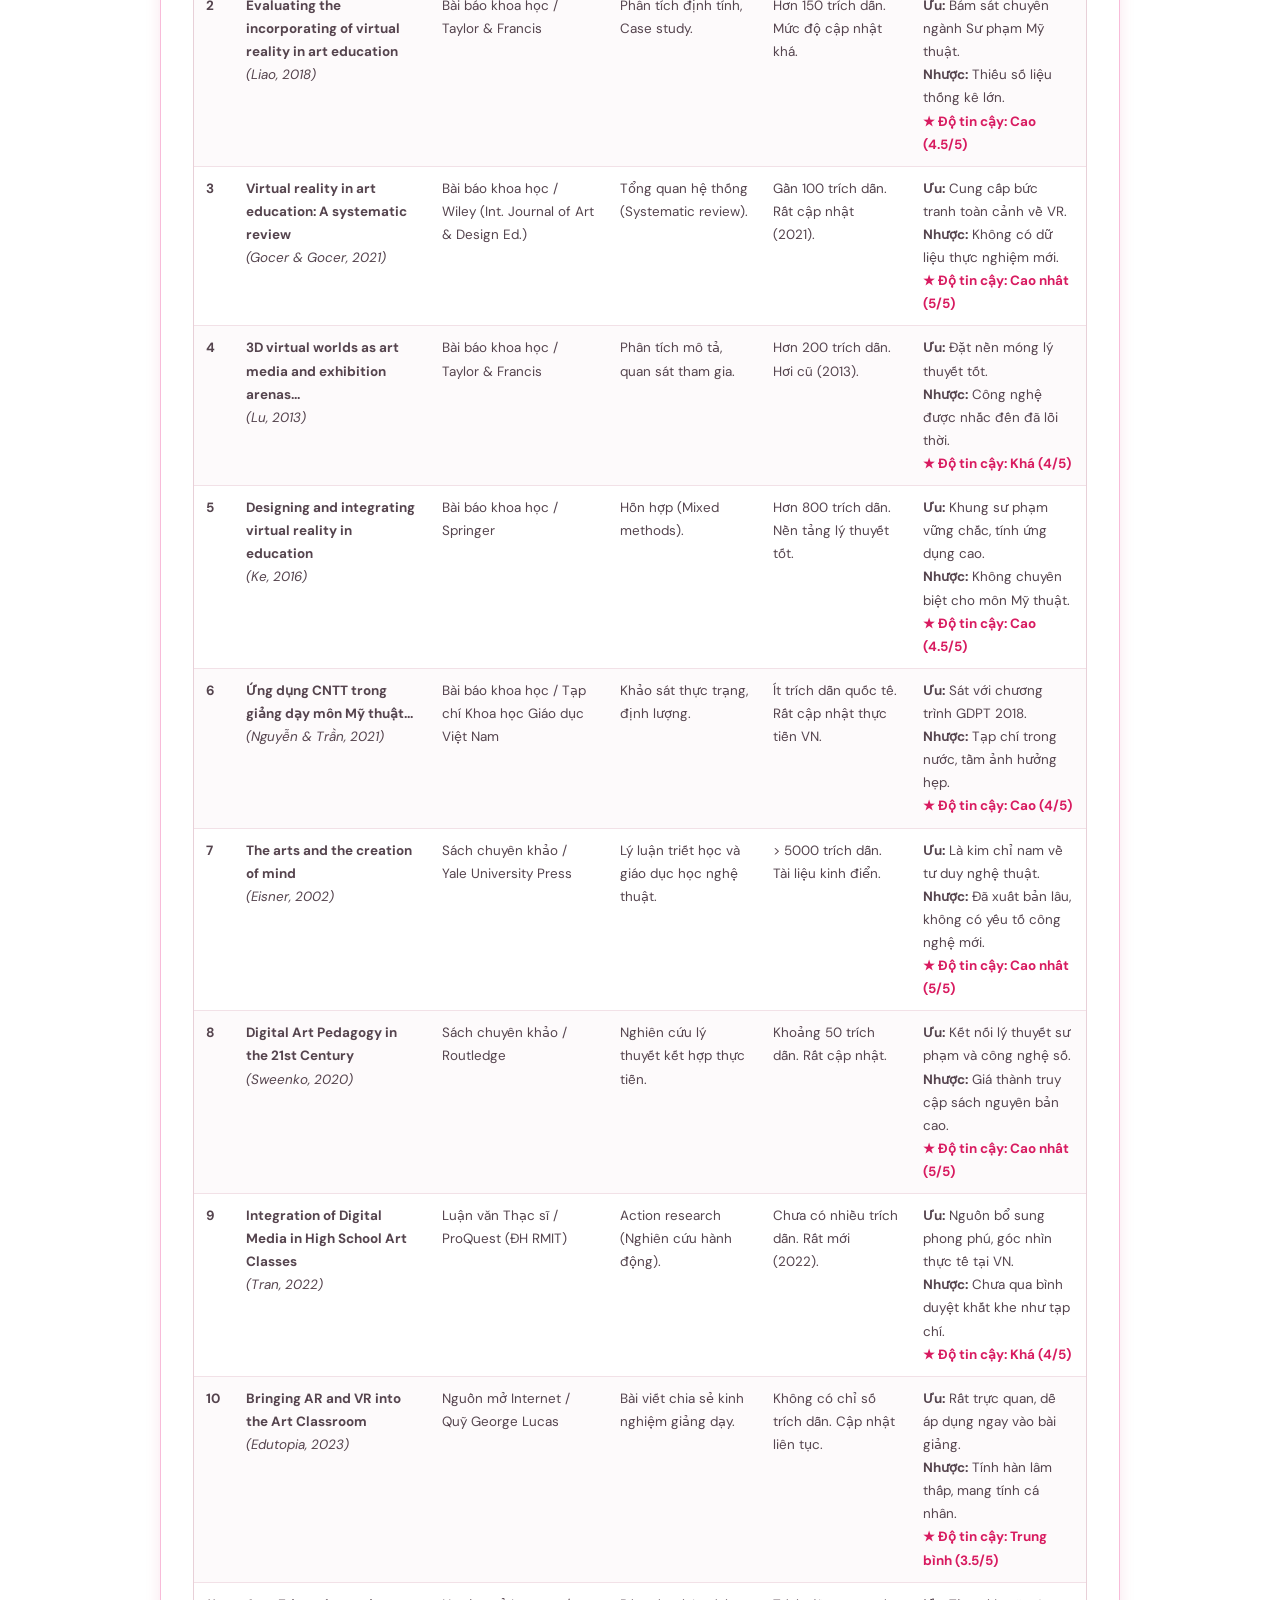
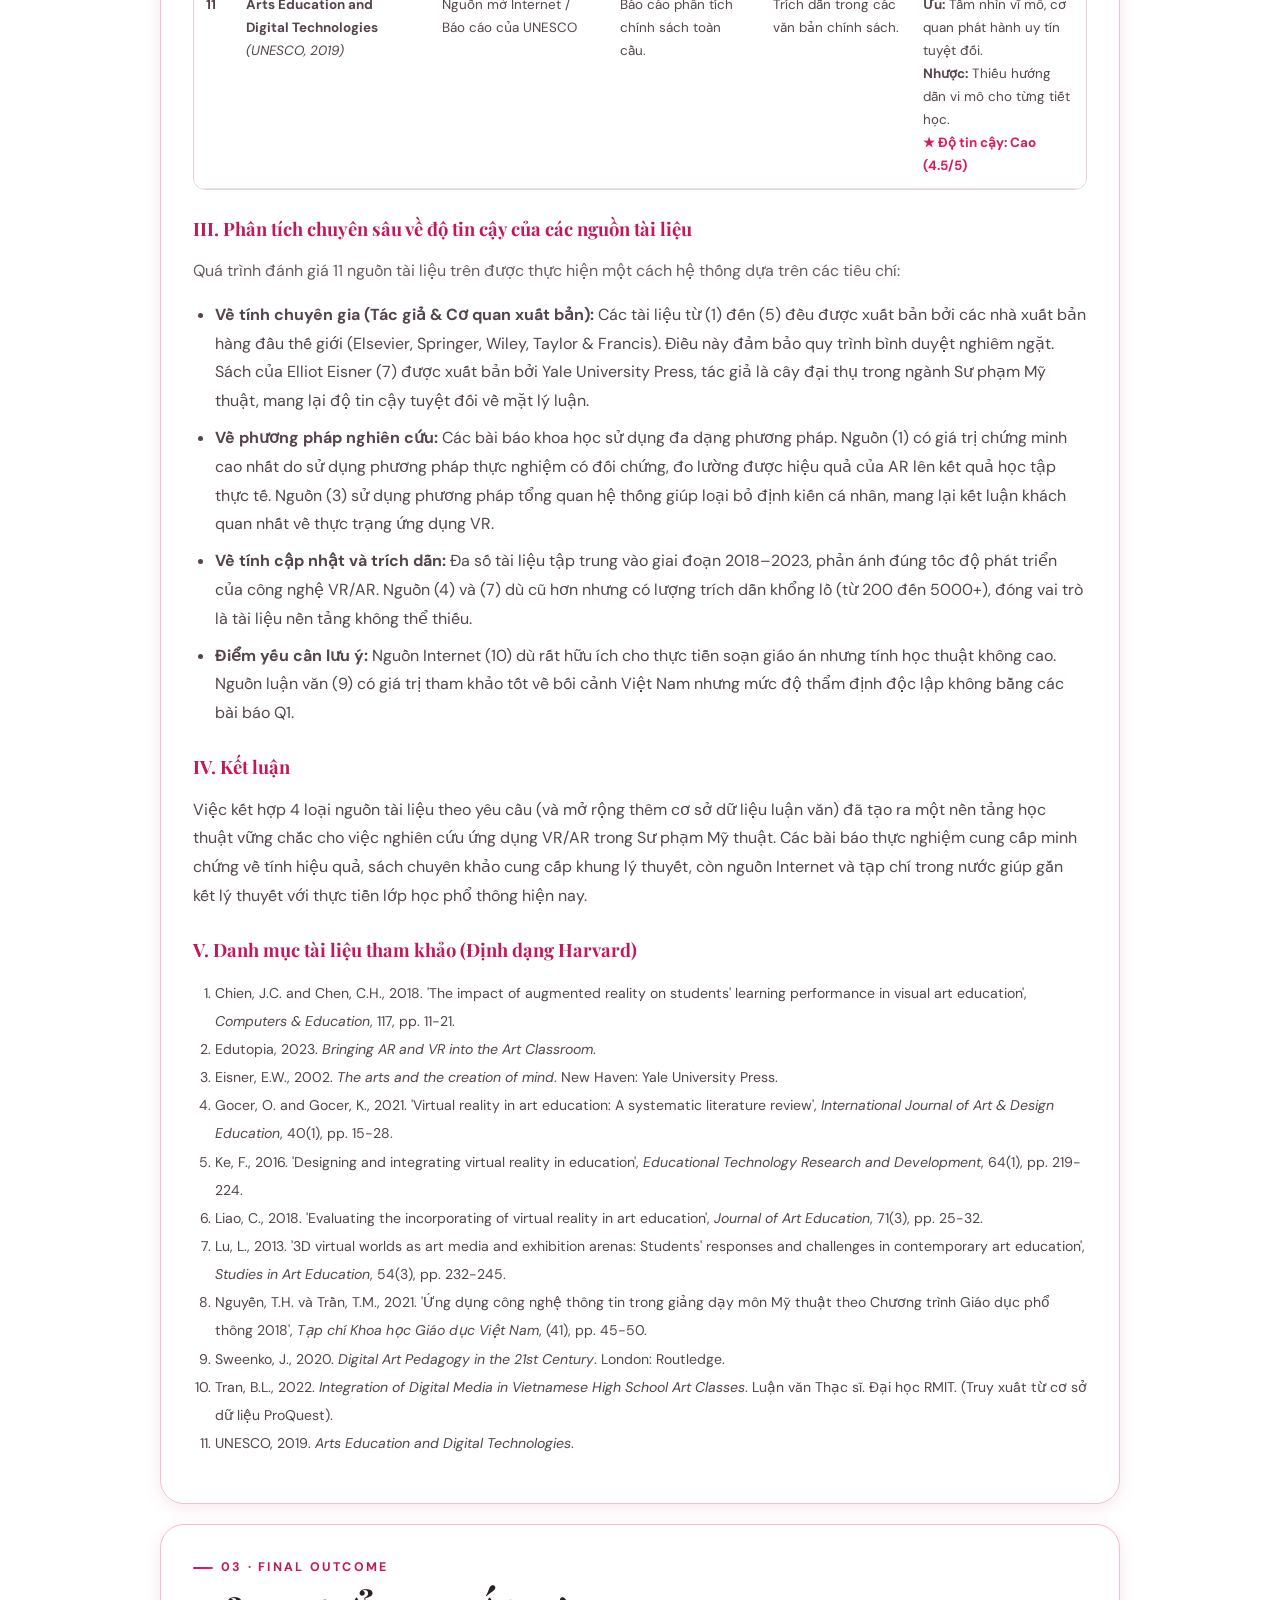
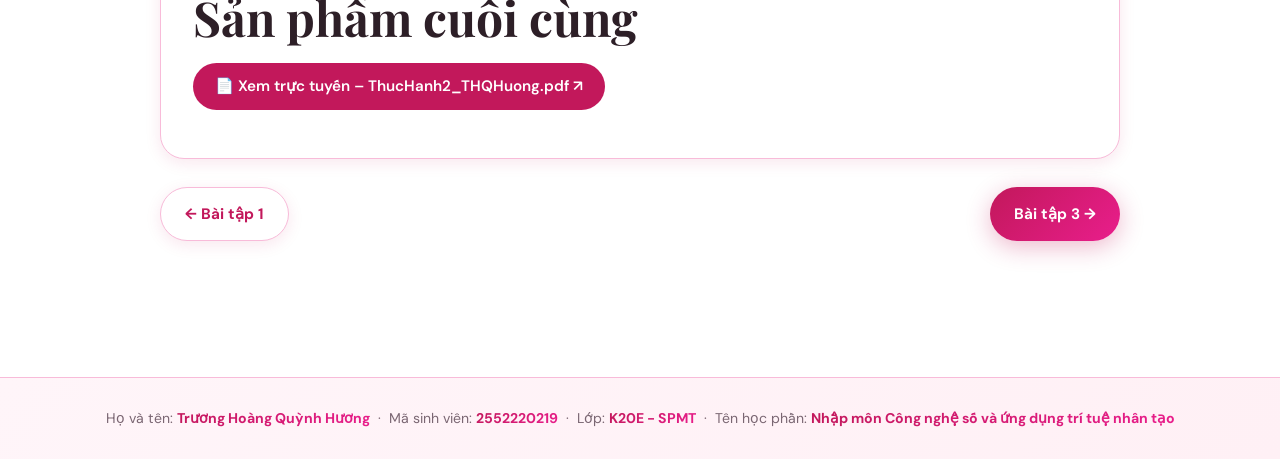
<file: task2.html>
<!DOCTYPE html>
<html lang="vi"><head><meta charset="UTF-8"><meta name="viewport" content="width=device-width, initial-scale=1.0">
<meta name="description" content="Portfolio cá nhân sinh viên Sư phạm Mỹ thuật - Tìm kiếm và đánh giá thông tin học thuật"><title>Tìm kiếm và đánh giá thông tin học thuật | Trương Hoàng Quỳnh Hương</title><link rel="stylesheet" href="style.css"></head><body>

<header class="site-header">
 <div class="nav-wrap">
  <a class="brand" href="index.html"><span class="brand-mark">✿</span><span>Trương Hoàng Quỳnh Hương</span></a>
  <button class="menu-toggle" aria-label="Mở menu">☰</button>
  <nav class="nav-links">
   <a href="index.html">Trang chủ</a><a href="about.html">Giới thiệu</a><a href="projects.html" class="active">Dự án</a><a href="conclusion.html">Tổng kết</a>
  </nav>
 </div>
</header>
<main>
<section class="page-hero"><div class="container"><h1>Tìm kiếm và đánh giá thông tin học thuật</h1><p class="lead">Bài tập 2 · Chương 2 (Mục 2.4) · Hồ sơ học tập cá nhân</p></div></section>
<section class="section"><div class="container content-single"><div>

 <!-- MỤC 1: MỤC TIÊU -->
 <div class="prose-card">
  <div class="kicker">01 · Objective</div>
  <h2>Mục tiêu bài tập</h2>
  <p style="font-size:1.02rem;color:#44333b">Phát triển kỹ năng tìm kiếm và đánh giá thông tin học thuật từ các nguồn đáng tin cậy.</p>
 </div>

 <!-- MỤC 2: QUÁ TRÌNH THỰC HIỆN -->
 <div class="prose-card">
  <div class="kicker">02 · Process</div>
  <h2>Báo cáo: Tìm kiếm và đánh giá thông tin học thuật</h2>
  <p style="color:var(--muted);font-weight:600;margin:10px 0 20px;font-size:.95rem">Chủ đề: Ứng dụng công nghệ Thực tế ảo (VR) và Thực tế tăng cường (AR) trong giảng dạy Mỹ thuật tại trường phổ thông.</p>

<h3 style="color:var(--pink-dark);font-size:1.15rem;margin-top:24px">I. Lựa chọn chủ đề và phạm vi tìm kiếm</h3>
  <ol class="steps" style="margin-top:12px">
   <li><span><strong>Tên chủ đề</strong><br>Ứng dụng công nghệ Thực tế ảo (VR) và Thực tế tăng cường (AR) trong giảng dạy môn Mỹ thuật nhằm phát triển năng lực sáng tạo cho học sinh phổ thông.</span></li>
   <li><span><strong>Tính cấp thiết và phạm vi nghiên cứu</strong><br>Trong bối cảnh chuyển đổi số giáo dục, việc đổi mới phương pháp dạy học Mỹ thuật là vô cùng cần thiết. Phạm vi tìm kiếm tập trung vào các nghiên cứu thực nghiệm, lý luận sư phạm về VR/AR, và các báo cáo ứng dụng công nghệ số trong nghệ thuật từ năm 2013 đến nay. Chủ đề có tính thách thức cao do đòi hỏi sự giao thoa giữa kiến thức công nghệ (IT) và phương pháp sư phạm nghệ thuật.</span></li>
  </ol>

  <h3 style="color:var(--pink-dark);font-size:1.15rem;margin-top:28px">II. Bảng tổng hợp và đánh giá độ tin cậy của các nguồn thông tin</h3>
  <p style="font-size:.92rem;color:var(--muted);margin-bottom:12px">Đánh giá 11 tài liệu tham khảo được thu thập từ 5 loại nguồn: Cơ sở dữ liệu học thuật, Tạp chí khoa học, Sách chuyên khảo, Luận văn (nguồn bổ sung ngoài yêu cầu), và Nguồn mở trên Internet.</p>

  <div class="table-responsive">
   <table class="styled-table">
    <thead>
     <tr>
      <th style="width:40px">STT</th>
      <th>Tên tài liệu / Tác giả / Năm XB</th>
      <th>Loại nguồn / Cơ quan XB</th>
      <th>Phương pháp nghiên cứu</th>
      <th>Trích dẫn &amp; Tính cập nhật</th>
      <th>Đánh giá ưu/nhược điểm &amp; Xếp hạng</th>
     </tr>
    </thead>
    <tbody>
     <tr>
      <td><strong>1</strong></td>
      <td><strong>The impact of augmented reality on students' learning...</strong><br><em>(Chien &amp; Chen, 2018)</em></td>
      <td>Bài báo khoa học / Elsevier (Computers &amp; Education)</td>
      <td>Thực nghiệm (Experimental design), định lượng.</td>
      <td>Hơn 300 trích dẫn. Cập nhật tốt.</td>
      <td><strong>Ưu:</strong> Dữ liệu thực nghiệm rõ ràng, tạp chí Q1 uy tín.<br><strong>Nhược:</strong> Mẫu nghiên cứu còn hẹp.<br><span style="color:#d81b60;font-weight:700">★ Độ tin cậy: Cao nhất (5/5)</span></td>
     </tr>
     <tr>
      <td><strong>2</strong></td>
      <td><strong>Evaluating the incorporating of virtual reality in art education</strong><br><em>(Liao, 2018)</em></td>
      <td>Bài báo khoa học / Taylor &amp; Francis</td>
      <td>Phân tích định tính, Case study.</td>
      <td>Hơn 150 trích dẫn. Mức độ cập nhật khá.</td>
      <td><strong>Ưu:</strong> Bám sát chuyên ngành Sư phạm Mỹ thuật.<br><strong>Nhược:</strong> Thiếu số liệu thống kê lớn.<br><span style="color:#d81b60;font-weight:700">★ Độ tin cậy: Cao (4.5/5)</span></td>
     </tr>
     <tr>
      <td><strong>3</strong></td>
      <td><strong>Virtual reality in art education: A systematic review</strong><br><em>(Gocer &amp; Gocer, 2021)</em></td>
      <td>Bài báo khoa học / Wiley (Int. Journal of Art &amp; Design Ed.)</td>
      <td>Tổng quan hệ thống (Systematic review).</td>
      <td>Gần 100 trích dẫn. Rất cập nhật (2021).</td>
      <td><strong>Ưu:</strong> Cung cấp bức tranh toàn cảnh về VR.<br><strong>Nhược:</strong> Không có dữ liệu thực nghiệm mới.<br><span style="color:#d81b60;font-weight:700">★ Độ tin cậy: Cao nhất (5/5)</span></td>
     </tr>
     <tr>
      <td><strong>4</strong></td>
      <td><strong>3D virtual worlds as art media and exhibition arenas...</strong><br><em>(Lu, 2013)</em></td>
      <td>Bài báo khoa học / Taylor &amp; Francis</td>
      <td>Phân tích mô tả, quan sát tham gia.</td>
      <td>Hơn 200 trích dẫn. Hơi cũ (2013).</td>
      <td><strong>Ưu:</strong> Đặt nền móng lý thuyết tốt.<br><strong>Nhược:</strong> Công nghệ được nhắc đến đã lỗi thời.<br><span style="color:#d81b60;font-weight:700">★ Độ tin cậy: Khá (4/5)</span></td>
     </tr>
     <tr>
      <td><strong>5</strong></td>
      <td><strong>Designing and integrating virtual reality in education</strong><br><em>(Ke, 2016)</em></td>
      <td>Bài báo khoa học / Springer</td>
      <td>Hỗn hợp (Mixed methods).</td>
      <td>Hơn 800 trích dẫn. Nền tảng lý thuyết tốt.</td>
      <td><strong>Ưu:</strong> Khung sư phạm vững chắc, tính ứng dụng cao.<br><strong>Nhược:</strong> Không chuyên biệt cho môn Mỹ thuật.<br><span style="color:#d81b60;font-weight:700">★ Độ tin cậy: Cao (4.5/5)</span></td>
     </tr>
     <tr>
      <td><strong>6</strong></td>
      <td><strong>Ứng dụng CNTT trong giảng dạy môn Mỹ thuật...</strong><br><em>(Nguyễn &amp; Trần, 2021)</em></td>
      <td>Bài báo khoa học / Tạp chí Khoa học Giáo dục Việt Nam</td>
      <td>Khảo sát thực trạng, định lượng.</td>
      <td>Ít trích dẫn quốc tế. Rất cập nhật thực tiễn VN.</td>
      <td><strong>Ưu:</strong> Sát với chương trình GDPT 2018.<br><strong>Nhược:</strong> Tạp chí trong nước, tầm ảnh hưởng hẹp.<br><span style="color:#d81b60;font-weight:700">★ Độ tin cậy: Cao (4/5)</span></td>
     </tr>
     <tr>
      <td><strong>7</strong></td>
      <td><strong>The arts and the creation of mind</strong><br><em>(Eisner, 2002)</em></td>
      <td>Sách chuyên khảo / Yale University Press</td>
      <td>Lý luận triết học và giáo dục học nghệ thuật.</td>
      <td>&gt; 5000 trích dẫn. Tài liệu kinh điển.</td>
      <td><strong>Ưu:</strong> Là kim chỉ nam về tư duy nghệ thuật.<br><strong>Nhược:</strong> Đã xuất bản lâu, không có yếu tố công nghệ mới.<br><span style="color:#d81b60;font-weight:700">★ Độ tin cậy: Cao nhất (5/5)</span></td>
     </tr>
     <tr>
      <td><strong>8</strong></td>
      <td><strong>Digital Art Pedagogy in the 21st Century</strong><br><em>(Sweenko, 2020)</em></td>
      <td>Sách chuyên khảo / Routledge</td>
      <td>Nghiên cứu lý thuyết kết hợp thực tiễn.</td>
      <td>Khoảng 50 trích dẫn. Rất cập nhật.</td>
      <td><strong>Ưu:</strong> Kết nối lý thuyết sư phạm và công nghệ số.<br><strong>Nhược:</strong> Giá thành truy cập sách nguyên bản cao.<br><span style="color:#d81b60;font-weight:700">★ Độ tin cậy: Cao nhất (5/5)</span></td>
     </tr>
     <tr>
      <td><strong>9</strong></td>
      <td><strong>Integration of Digital Media in High School Art Classes</strong><br><em>(Tran, 2022)</em></td>
      <td>Luận văn Thạc sĩ / ProQuest (ĐH RMIT)</td>
      <td>Action research (Nghiên cứu hành động).</td>
      <td>Chưa có nhiều trích dẫn. Rất mới (2022).</td>
      <td><strong>Ưu:</strong> Nguồn bổ sung phong phú, góc nhìn thực tế tại VN.<br><strong>Nhược:</strong> Chưa qua bình duyệt khắt khe như tạp chí.<br><span style="color:#d81b60;font-weight:700">★ Độ tin cậy: Khá (4/5)</span></td>
     </tr>
     <tr>
      <td><strong>10</strong></td>
      <td><strong>Bringing AR and VR into the Art Classroom</strong><br><em>(Edutopia, 2023)</em></td>
      <td>Nguồn mở Internet / Quỹ George Lucas</td>
      <td>Bài viết chia sẻ kinh nghiệm giảng dạy.</td>
      <td>Không có chỉ số trích dẫn. Cập nhật liên tục.</td>
      <td><strong>Ưu:</strong> Rất trực quan, dễ áp dụng ngay vào bài giảng.<br><strong>Nhược:</strong> Tính hàn lâm thấp, mang tính cá nhân.<br><span style="color:#d81b60;font-weight:700">★ Độ tin cậy: Trung bình (3.5/5)</span></td>
     </tr>
     <tr>
      <td><strong>11</strong></td>
      <td><strong>Arts Education and Digital Technologies</strong><br><em>(UNESCO, 2019)</em></td>
      <td>Nguồn mở Internet / Báo cáo của UNESCO</td>
      <td>Báo cáo phân tích chính sách toàn cầu.</td>
      <td>Trích dẫn trong các văn bản chính sách.</td>
      <td><strong>Ưu:</strong> Tầm nhìn vĩ mô, cơ quan phát hành uy tín tuyệt đối.<br><strong>Nhược:</strong> Thiếu hướng dẫn vi mô cho từng tiết học.<br><span style="color:#d81b60;font-weight:700">★ Độ tin cậy: Cao (4.5/5)</span></td>
     </tr>
    </tbody>
   </table>
  </div>

  <h3 style="color:var(--pink-dark);font-size:1.15rem;margin-top:28px">III. Phân tích chuyên sâu về độ tin cậy của các nguồn tài liệu</h3>
  <p>Quá trình đánh giá 11 nguồn tài liệu trên được thực hiện một cách hệ thống dựa trên các tiêu chí:</p>
  <ul style="line-height:1.8;color:#55444e">
   <li><strong>Về tính chuyên gia (Tác giả &amp; Cơ quan xuất bản):</strong> Các tài liệu từ (1) đến (5) đều được xuất bản bởi các nhà xuất bản hàng đầu thế giới (Elsevier, Springer, Wiley, Taylor &amp; Francis). Điều này đảm bảo quy trình bình duyệt nghiêm ngặt. Sách của Elliot Eisner (7) được xuất bản bởi Yale University Press, tác giả là cây đại thụ trong ngành Sư phạm Mỹ thuật, mang lại độ tin cậy tuyệt đối về mặt lý luận.</li>
   <li><strong>Về phương pháp nghiên cứu:</strong> Các bài báo khoa học sử dụng đa dạng phương pháp. Nguồn (1) có giá trị chứng minh cao nhất do sử dụng phương pháp thực nghiệm có đối chứng, đo lường được hiệu quả của AR lên kết quả học tập thực tế. Nguồn (3) sử dụng phương pháp tổng quan hệ thống giúp loại bỏ định kiến cá nhân, mang lại kết luận khách quan nhất về thực trạng ứng dụng VR.</li>
   <li><strong>Về tính cập nhật và trích dẫn:</strong> Đa số tài liệu tập trung vào giai đoạn 2018–2023, phản ánh đúng tốc độ phát triển của công nghệ VR/AR. Nguồn (4) và (7) dù cũ hơn nhưng có lượng trích dẫn khổng lồ (từ 200 đến 5000+), đóng vai trò là tài liệu nền tảng không thể thiếu.</li>
   <li><strong>Điểm yếu cần lưu ý:</strong> Nguồn Internet (10) dù rất hữu ích cho thực tiễn soạn giáo án nhưng tính học thuật không cao. Nguồn luận văn (9) có giá trị tham khảo tốt về bối cảnh Việt Nam nhưng mức độ thẩm định độc lập không bằng các bài báo Q1.</li>
  </ul>

  <h3 style="color:var(--pink-dark);font-size:1.15rem;margin-top:28px">IV. Kết luận</h3>
  <p style="line-height:1.8;color:#55444e">Việc kết hợp 4 loại nguồn tài liệu theo yêu cầu (và mở rộng thêm cơ sở dữ liệu luận văn) đã tạo ra một nền tảng học thuật vững chắc cho việc nghiên cứu ứng dụng VR/AR trong Sư phạm Mỹ thuật. Các bài báo thực nghiệm cung cấp minh chứng về tính hiệu quả, sách chuyên khảo cung cấp khung lý thuyết, còn nguồn Internet và tạp chí trong nước giúp gắn kết lý thuyết với thực tiễn lớp học phổ thông hiện nay.</p>

  <h3 style="color:var(--pink-dark);font-size:1.15rem;margin-top:28px">V. Danh mục tài liệu tham khảo (Định dạng Harvard)</h3>
  <ol style="font-size:.88rem;line-height:2;color:#55444e;padding-left:22px">
   <li>Chien, J.C. and Chen, C.H., 2018. 'The impact of augmented reality on students' learning performance in visual art education', <em>Computers &amp; Education</em>, 117, pp. 11-21.</li>
   <li>Edutopia, 2023. <em>Bringing AR and VR into the Art Classroom</em>.</li>
   <li>Eisner, E.W., 2002. <em>The arts and the creation of mind</em>. New Haven: Yale University Press.</li>
   <li>Gocer, O. and Gocer, K., 2021. 'Virtual reality in art education: A systematic literature review', <em>International Journal of Art &amp; Design Education</em>, 40(1), pp. 15-28.</li>
   <li>Ke, F., 2016. 'Designing and integrating virtual reality in education', <em>Educational Technology Research and Development</em>, 64(1), pp. 219-224.</li>
   <li>Liao, C., 2018. 'Evaluating the incorporating of virtual reality in art education', <em>Journal of Art Education</em>, 71(3), pp. 25-32.</li>
   <li>Lu, L., 2013. '3D virtual worlds as art media and exhibition arenas: Students' responses and challenges in contemporary art education', <em>Studies in Art Education</em>, 54(3), pp. 232-245.</li>
   <li>Nguyễn, T.H. và Trần, T.M., 2021. 'Ứng dụng công nghệ thông tin trong giảng dạy môn Mỹ thuật theo Chương trình Giáo dục phổ thông 2018', <em>Tạp chí Khoa học Giáo dục Việt Nam</em>, (41), pp. 45-50.</li>
   <li>Sweenko, J., 2020. <em>Digital Art Pedagogy in the 21st Century</em>. London: Routledge.</li>
   <li>Tran, B.L., 2022. <em>Integration of Digital Media in Vietnamese High School Art Classes</em>. Luận văn Thạc sĩ. Đại học RMIT. (Truy xuất từ cơ sở dữ liệu ProQuest).</li>
   <li>UNESCO, 2019. <em>Arts Education and Digital Technologies</em>.</li>
  </ol>
 </div>

 <!-- MỤC 3: SẢN PHẨM CUỐI CÙNG -->
 <div class="prose-card">
  <div class="kicker">03 · Final outcome</div>
  <h2>Sản phẩm cuối cùng</h2>
  <p style="margin-top:12px"><a href="https://drive.google.com/file/d/1oBExRoSqOGhVlVOz09nRhQXgqvTxwAqv/preview" target="_blank" rel="noopener noreferrer" style="display:inline-flex;align-items:center;gap:8px;background:var(--pink-dark);color:#fff;padding:10px 22px;border-radius:999px;font-weight:600;text-decoration:none;font-size:.95rem">📄 Xem trực tuyến – ThucHanh2_THQHuong.pdf ↗</a></p>
 </div>

 <div style="display:flex;justify-content:space-between;gap:12px;flex-wrap:wrap;margin-top:28px">
  <a class="btn secondary" href="task1.html">← Bài tập 1</a>
  <a class="btn" href="task3.html">Bài tập 3 →</a>
 </div>
</div></div></section>
</main>
<footer class="footer"><div class="container footer-inner"><p style="line-height:1.8">Họ và tên: <strong>Trương Hoàng Quỳnh Hương</strong> &nbsp;·&nbsp; Mã sinh viên: <strong>2552220219</strong> &nbsp;·&nbsp; Lớp: <strong>K20E - SPMT</strong> &nbsp;·&nbsp; Tên học phần: <strong>Nhập môn Công nghệ số và ứng dụng trí tuệ nhân tạo</strong></p></div></footer>
<script src="script.js"></script></body></html>
</file>
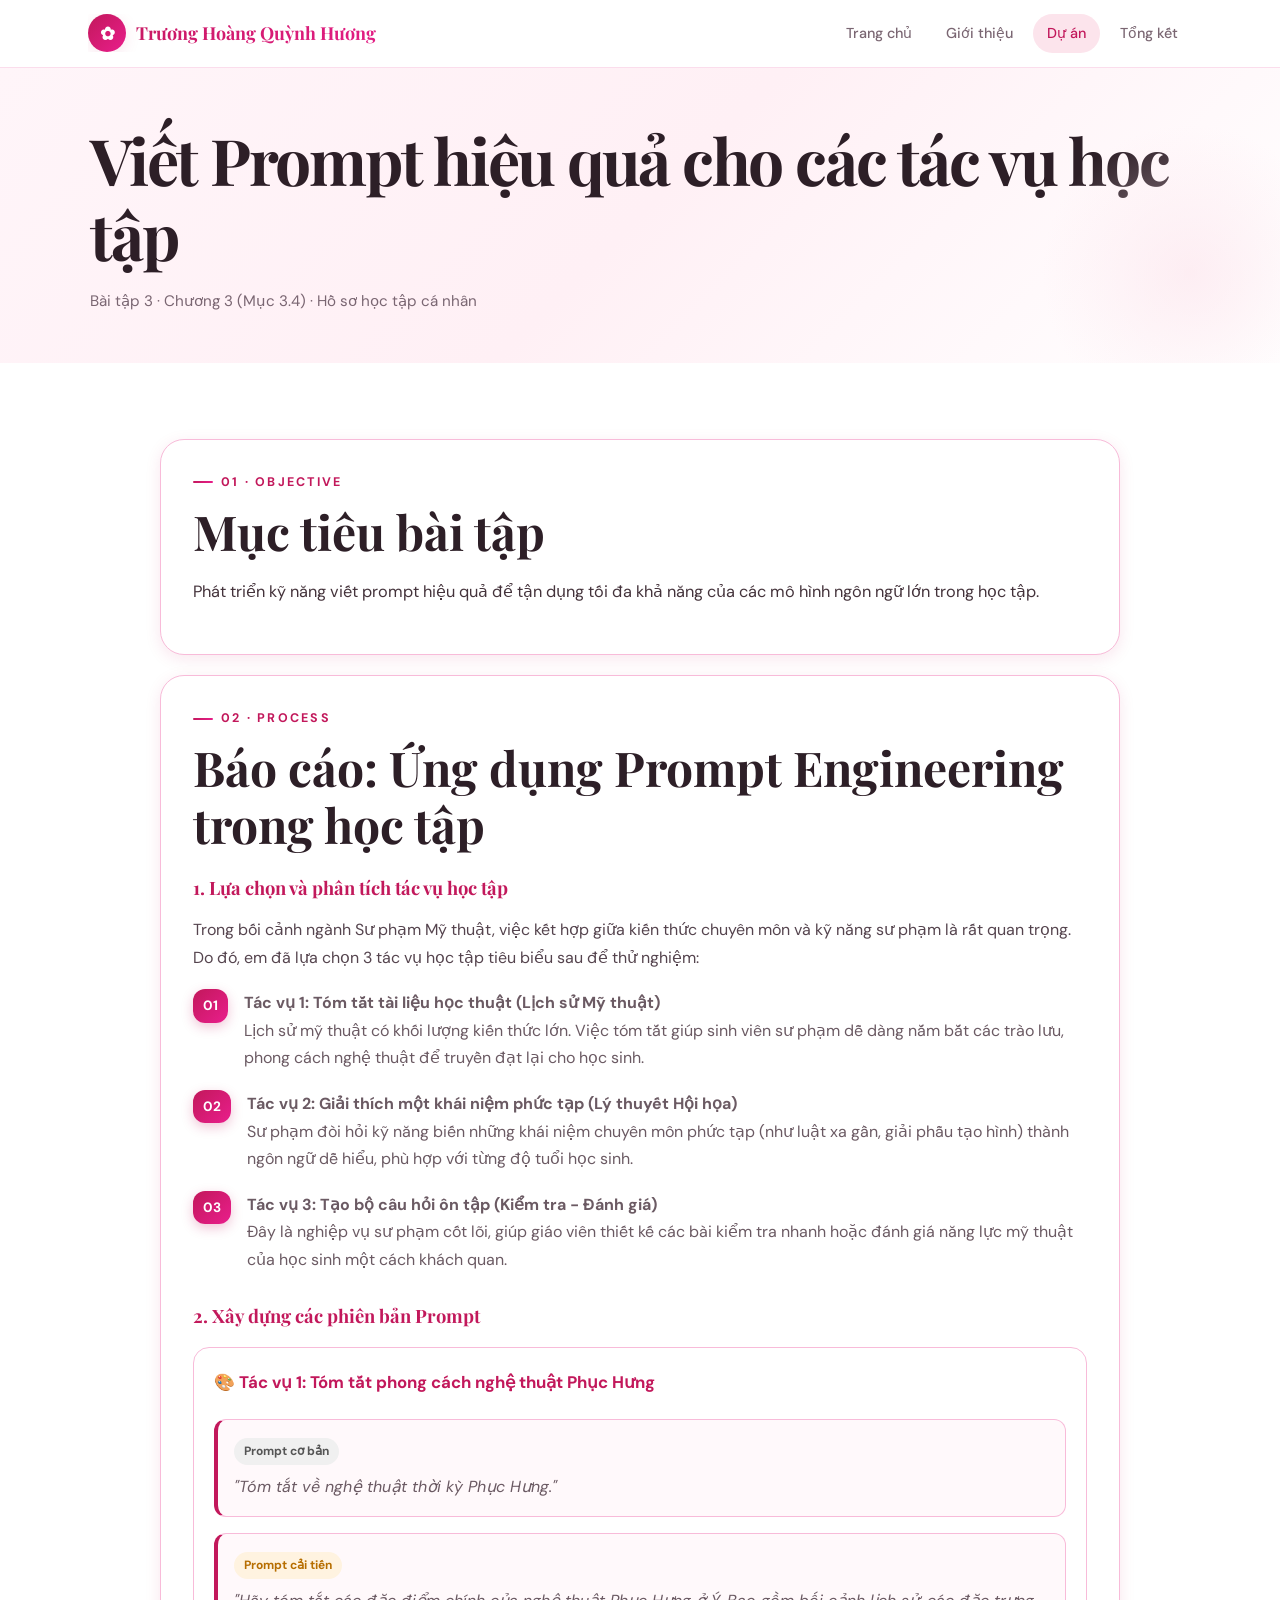
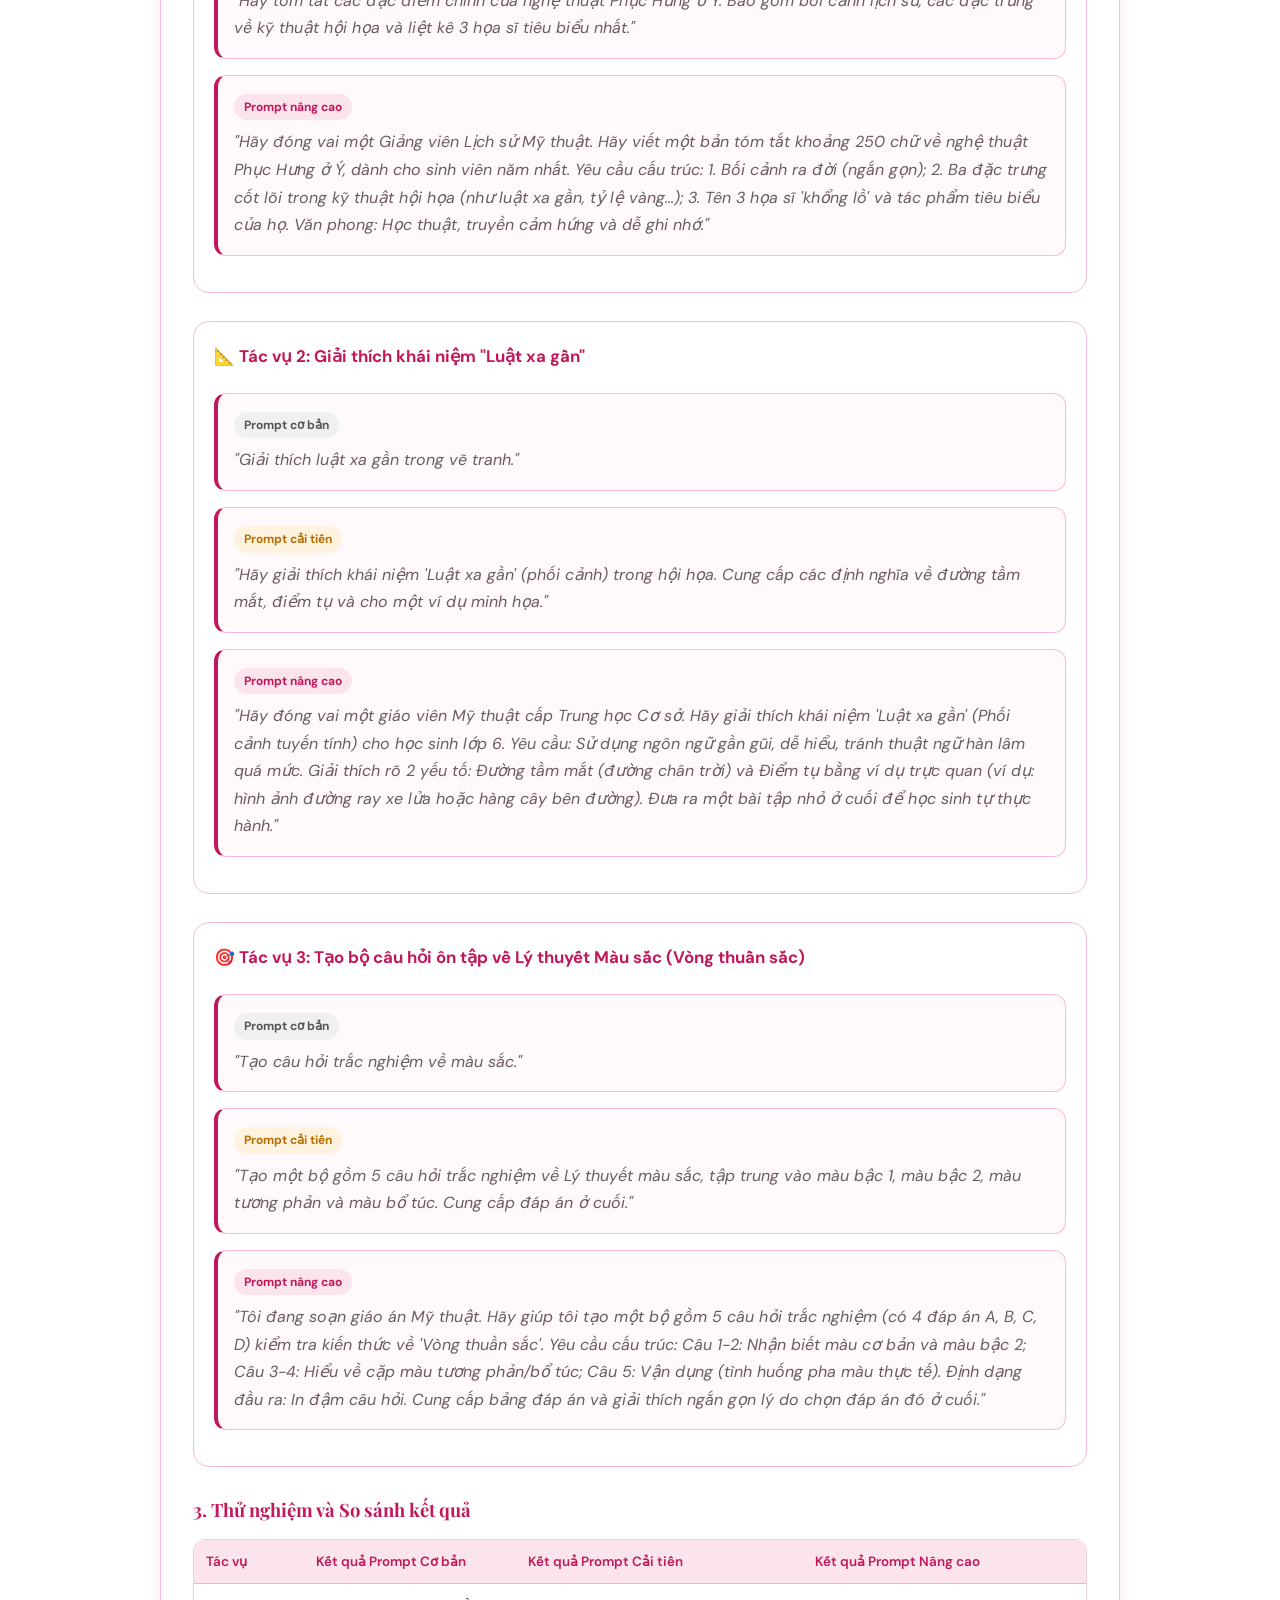
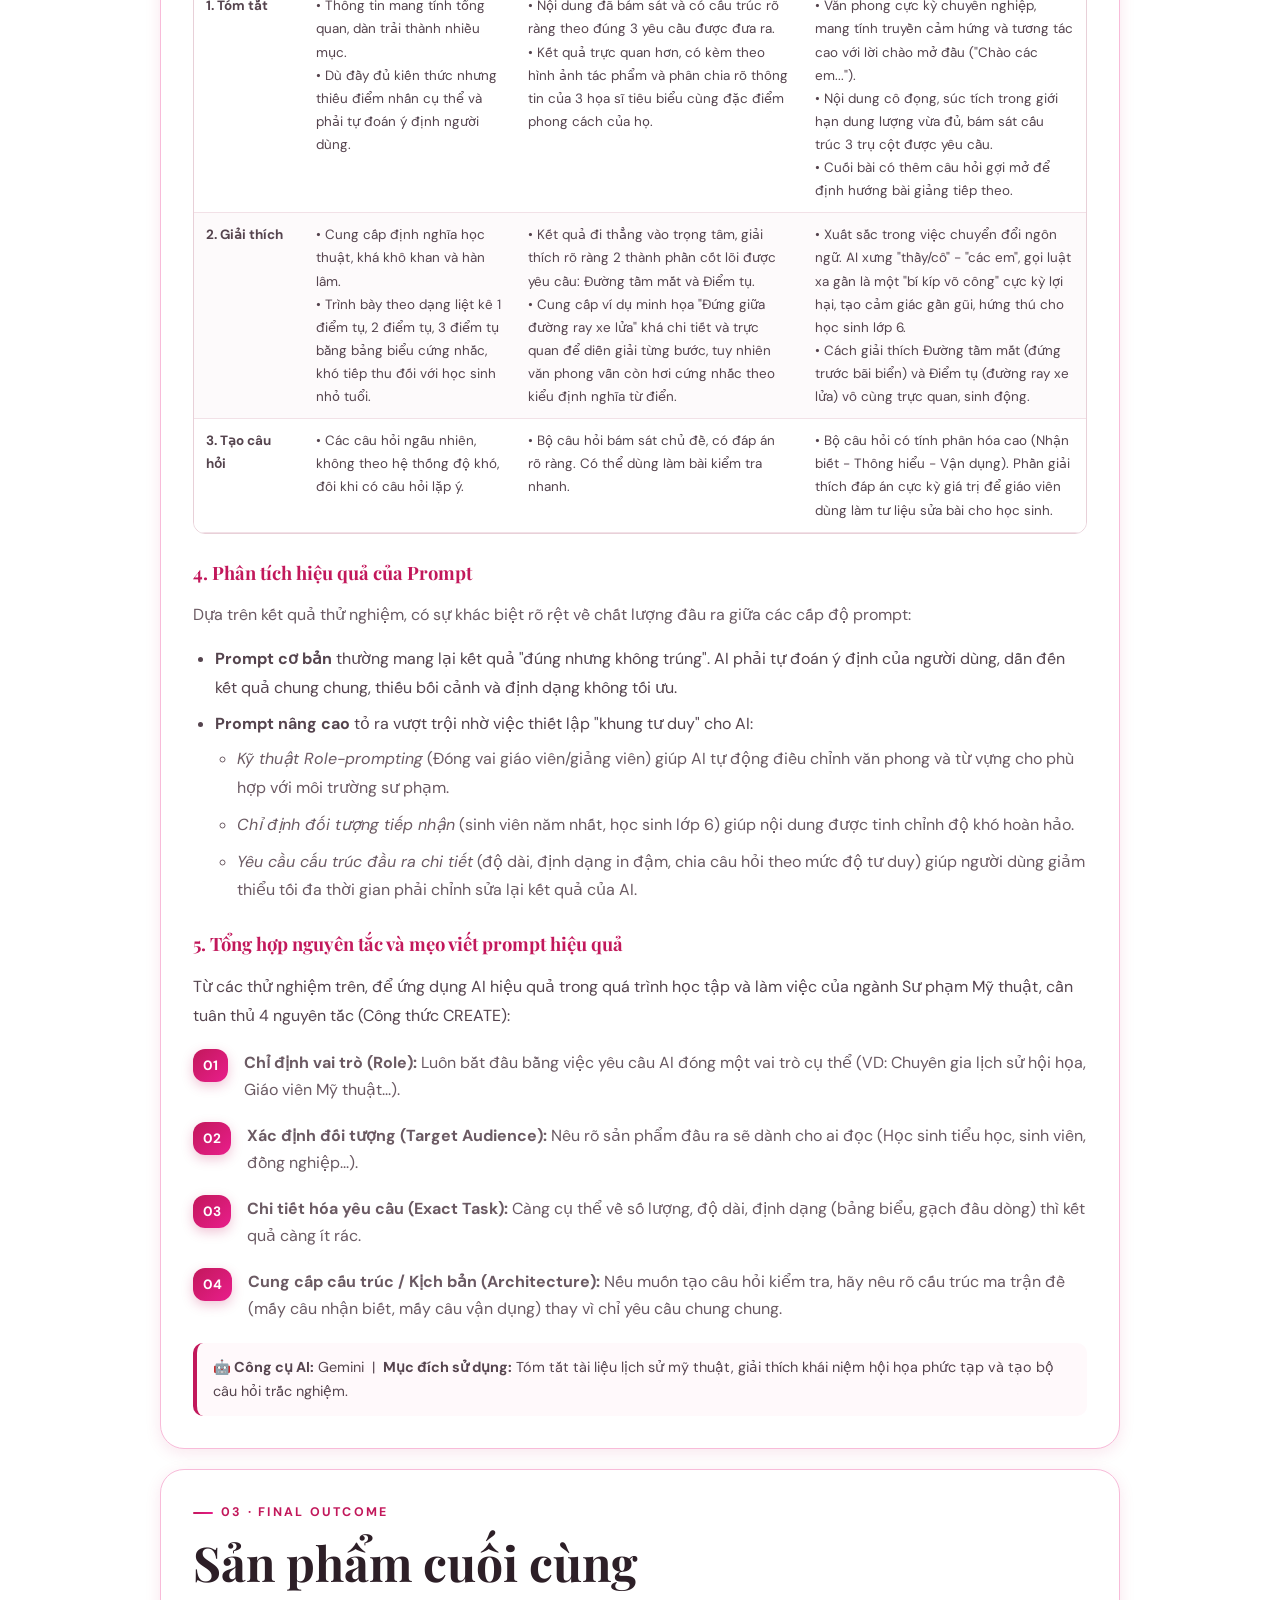
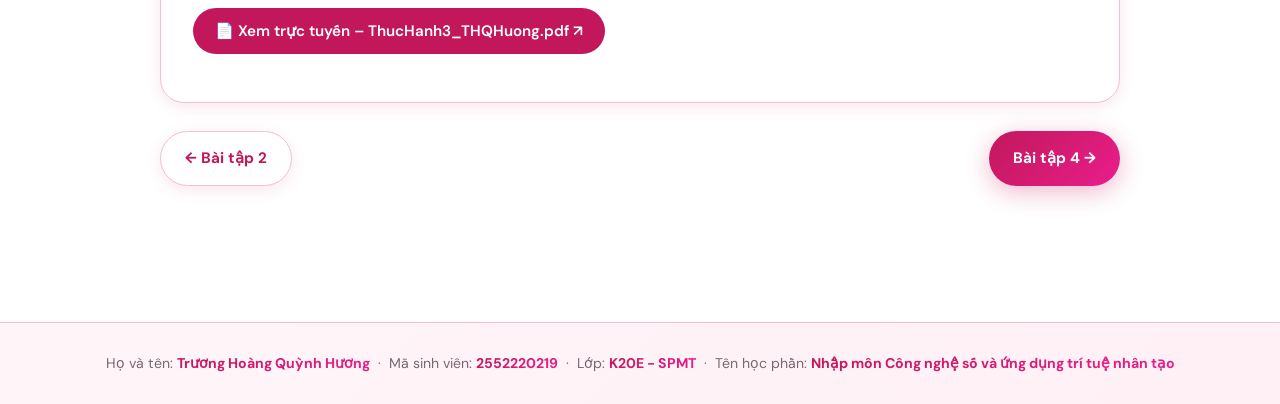
<file: task3.html>
<!DOCTYPE html>
<html lang="vi"><head><meta charset="UTF-8"><meta name="viewport" content="width=device-width, initial-scale=1.0">
<meta name="description" content="Portfolio cá nhân sinh viên Sư phạm Mỹ thuật - Viết Prompt hiệu quả cho các tác vụ học tập"><title>Viết Prompt hiệu quả cho các tác vụ học tập | Trương Hoàng Quỳnh Hương</title><link rel="stylesheet" href="style.css"></head><body>

<header class="site-header">
 <div class="nav-wrap">
  <a class="brand" href="index.html"><span class="brand-mark">✿</span><span>Trương Hoàng Quỳnh Hương</span></a>
  <button class="menu-toggle" aria-label="Mở menu">☰</button>
  <nav class="nav-links">
   <a href="index.html">Trang chủ</a><a href="about.html">Giới thiệu</a><a href="projects.html" class="active">Dự án</a><a href="conclusion.html">Tổng kết</a>
  </nav>
 </div>
</header>
<main>
<section class="page-hero"><div class="container"><h1>Viết Prompt hiệu quả cho các tác vụ học tập</h1><p class="lead">Bài tập 3 · Chương 3 (Mục 3.4) · Hồ sơ học tập cá nhân</p></div></section>
<section class="section"><div class="container content-single"><div>

 <!-- MỤC 1: MỤC TIÊU -->
 <div class="prose-card">
  <div class="kicker">01 · Objective</div>
  <h2>Mục tiêu bài tập</h2>
  <p style="font-size:1.02rem;color:#44333b">Phát triển kỹ năng viết prompt hiệu quả để tận dụng tối đa khả năng của các mô hình ngôn ngữ lớn trong học tập.</p>
 </div>

 <!-- MỤC 2: QUÁ TRÌNH THỰC HIỆN -->
 <div class="prose-card">
  <div class="kicker">02 · Process</div>
  <h2>Báo cáo: Ứng dụng Prompt Engineering trong học tập</h2>

  <h3 style="color:var(--pink-dark);font-size:1.15rem;margin-top:24px">1. Lựa chọn và phân tích tác vụ học tập</h3>
  <p style="color:#55444e">Trong bối cảnh ngành Sư phạm Mỹ thuật, việc kết hợp giữa kiến thức chuyên môn và kỹ năng sư phạm là rất quan trọng. Do đó, em đã lựa chọn 3 tác vụ học tập tiêu biểu sau để thử nghiệm:</p>
  <ol class="steps">
   <li><span><strong>Tác vụ 1: Tóm tắt tài liệu học thuật (Lịch sử Mỹ thuật)</strong><br>Lịch sử mỹ thuật có khối lượng kiến thức lớn. Việc tóm tắt giúp sinh viên sư phạm dễ dàng nắm bắt các trào lưu, phong cách nghệ thuật để truyền đạt lại cho học sinh.</span></li>
   <li><span><strong>Tác vụ 2: Giải thích một khái niệm phức tạp (Lý thuyết Hội họa)</strong><br>Sư phạm đòi hỏi kỹ năng biến những khái niệm chuyên môn phức tạp (như luật xa gần, giải phẫu tạo hình) thành ngôn ngữ dễ hiểu, phù hợp với từng độ tuổi học sinh.</span></li>
   <li><span><strong>Tác vụ 3: Tạo bộ câu hỏi ôn tập (Kiểm tra - Đánh giá)</strong><br>Đây là nghiệp vụ sư phạm cốt lõi, giúp giáo viên thiết kế các bài kiểm tra nhanh hoặc đánh giá năng lực mỹ thuật của học sinh một cách khách quan.</span></li>
  </ol>

  <h3 style="color:var(--pink-dark);font-size:1.15rem;margin-top:32px">2. Xây dựng các phiên bản Prompt</h3>

  <!-- TÁC VỤ 1 -->
  <div style="margin:20px 0 28px;padding:20px;border:1px solid var(--line);border-radius:16px;background:#fff">
   <h4 style="color:var(--pink-dark);font-size:1.05rem;margin-top:0">🎨 Tác vụ 1: Tóm tắt phong cách nghệ thuật Phục Hưng</h4>

   <div class="prompt-box">
    <span class="prompt-badge badge-basic">Prompt cơ bản</span>
    <p style="margin:0;font-style:italic">"Tóm tắt về nghệ thuật thời kỳ Phục Hưng."</p>
   </div>

   <div class="prompt-box" style="margin-top:16px">
    <span class="prompt-badge badge-improved">Prompt cải tiến</span>
    <p style="margin:0;font-style:italic">"Hãy tóm tắt các đặc điểm chính của nghệ thuật Phục Hưng ở Ý. Bao gồm bối cảnh lịch sử, các đặc trưng về kỹ thuật hội họa và liệt kê 3 họa sĩ tiêu biểu nhất."</p>
   </div>

   <div class="prompt-box" style="margin-top:16px">
    <span class="prompt-badge badge-advanced">Prompt nâng cao</span>
    <p style="margin:0;font-style:italic">"Hãy đóng vai một Giảng viên Lịch sử Mỹ thuật. Hãy viết một bản tóm tắt khoảng 250 chữ về nghệ thuật Phục Hưng ở Ý, dành cho sinh viên năm nhất. Yêu cầu cấu trúc: 1. Bối cảnh ra đời (ngắn gọn); 2. Ba đặc trưng cốt lõi trong kỹ thuật hội họa (như luật xa gần, tỷ lệ vàng...); 3. Tên 3 họa sĩ 'khổng lồ' và tác phẩm tiêu biểu của họ. Văn phong: Học thuật, truyền cảm hứng và dễ ghi nhớ."</p>
   </div>
  </div>

  <!-- TÁC VỤ 2 -->
  <div style="margin:20px 0 28px;padding:20px;border:1px solid var(--line);border-radius:16px;background:#fff">
   <h4 style="color:var(--pink-dark);font-size:1.05rem;margin-top:0">📐 Tác vụ 2: Giải thích khái niệm "Luật xa gần"</h4>

   <div class="prompt-box">
    <span class="prompt-badge badge-basic">Prompt cơ bản</span>
    <p style="margin:0;font-style:italic">"Giải thích luật xa gần trong vẽ tranh."</p>
   </div>

   <div class="prompt-box" style="margin-top:16px">
    <span class="prompt-badge badge-improved">Prompt cải tiến</span>
    <p style="margin:0;font-style:italic">"Hãy giải thích khái niệm 'Luật xa gần' (phối cảnh) trong hội họa. Cung cấp các định nghĩa về đường tầm mắt, điểm tụ và cho một ví dụ minh họa."</p>
   </div>

   <div class="prompt-box" style="margin-top:16px">
    <span class="prompt-badge badge-advanced">Prompt nâng cao</span>
    <p style="margin:0;font-style:italic">"Hãy đóng vai một giáo viên Mỹ thuật cấp Trung học Cơ sở. Hãy giải thích khái niệm 'Luật xa gần' (Phối cảnh tuyến tính) cho học sinh lớp 6. Yêu cầu: Sử dụng ngôn ngữ gần gũi, dễ hiểu, tránh thuật ngữ hàn lâm quá mức. Giải thích rõ 2 yếu tố: Đường tầm mắt (đường chân trời) và Điểm tụ bằng ví dụ trực quan (ví dụ: hình ảnh đường ray xe lửa hoặc hàng cây bên đường). Đưa ra một bài tập nhỏ ở cuối để học sinh tự thực hành."</p>
   </div>
  </div>

  <!-- TÁC VỤ 3 -->
  <div style="margin:20px 0 28px;padding:20px;border:1px solid var(--line);border-radius:16px;background:#fff">
   <h4 style="color:var(--pink-dark);font-size:1.05rem;margin-top:0">🎯 Tác vụ 3: Tạo bộ câu hỏi ôn tập về Lý thuyết Màu sắc (Vòng thuần sắc)</h4>

   <div class="prompt-box">
    <span class="prompt-badge badge-basic">Prompt cơ bản</span>
    <p style="margin:0;font-style:italic">"Tạo câu hỏi trắc nghiệm về màu sắc."</p>
   </div>

   <div class="prompt-box" style="margin-top:16px">
    <span class="prompt-badge badge-improved">Prompt cải tiến</span>
    <p style="margin:0;font-style:italic">"Tạo một bộ gồm 5 câu hỏi trắc nghiệm về Lý thuyết màu sắc, tập trung vào màu bậc 1, màu bậc 2, màu tương phản và màu bổ túc. Cung cấp đáp án ở cuối."</p>
   </div>

   <div class="prompt-box" style="margin-top:16px">
    <span class="prompt-badge badge-advanced">Prompt nâng cao</span>
    <p style="margin:0;font-style:italic">"Tôi đang soạn giáo án Mỹ thuật. Hãy giúp tôi tạo một bộ gồm 5 câu hỏi trắc nghiệm (có 4 đáp án A, B, C, D) kiểm tra kiến thức về 'Vòng thuần sắc'. Yêu cầu cấu trúc: Câu 1-2: Nhận biết màu cơ bản và màu bậc 2; Câu 3-4: Hiểu về cặp màu tương phản/bổ túc; Câu 5: Vận dụng (tình huống pha màu thực tế). Định dạng đầu ra: In đậm câu hỏi. Cung cấp bảng đáp án và giải thích ngắn gọn lý do chọn đáp án đó ở cuối."</p>
   </div>
  </div>

  <h3 style="color:var(--pink-dark);font-size:1.15rem;margin-top:32px">3. Thử nghiệm và So sánh kết quả</h3>
  <div class="table-responsive">
   <table class="styled-table">
    <thead>
     <tr>
      <th style="width:110px">Tác vụ</th>
      <th>Kết quả Prompt Cơ bản</th>
      <th>Kết quả Prompt Cải tiến</th>
      <th>Kết quả Prompt Nâng cao</th>
     </tr>
    </thead>
    <tbody>
     <tr>
      <td><strong>1. Tóm tắt</strong></td>
      <td>• Thông tin mang tính tổng quan, dàn trải thành nhiều mục.<br>• Dù đầy đủ kiến thức nhưng thiếu điểm nhấn cụ thể và phải tự đoán ý định người dùng.</td>
      <td>• Nội dung đã bám sát và có cấu trúc rõ ràng theo đúng 3 yêu cầu được đưa ra.<br>• Kết quả trực quan hơn, có kèm theo hình ảnh tác phẩm và phân chia rõ thông tin của 3 họa sĩ tiêu biểu cùng đặc điểm phong cách của họ.</td>
      <td>• Văn phong cực kỳ chuyên nghiệp, mang tính truyền cảm hứng và tương tác cao với lời chào mở đầu ("Chào các em...").<br>• Nội dung cô đọng, súc tích trong giới hạn dung lượng vừa đủ, bám sát cấu trúc 3 trụ cột được yêu cầu.<br>• Cuối bài có thêm câu hỏi gợi mở để định hướng bài giảng tiếp theo.</td>
     </tr>
     <tr>
      <td><strong>2. Giải thích</strong></td>
      <td>• Cung cấp định nghĩa học thuật, khá khô khan và hàn lâm.<br>• Trình bày theo dạng liệt kê 1 điểm tụ, 2 điểm tụ, 3 điểm tụ bằng bảng biểu cứng nhắc, khó tiếp thu đối với học sinh nhỏ tuổi.</td>
      <td>• Kết quả đi thẳng vào trọng tâm, giải thích rõ ràng 2 thành phần cốt lõi được yêu cầu: Đường tầm mắt và Điểm tụ.<br>• Cung cấp ví dụ minh họa "Đứng giữa đường ray xe lửa" khá chi tiết và trực quan để diễn giải từng bước, tuy nhiên văn phong vẫn còn hơi cứng nhắc theo kiểu định nghĩa từ điển.</td>
      <td>• Xuất sắc trong việc chuyển đổi ngôn ngữ. AI xưng "thầy/cô" - "các em", gọi luật xa gần là một "bí kíp võ công" cực kỳ lợi hại, tạo cảm giác gần gũi, hứng thú cho học sinh lớp 6.<br>• Cách giải thích Đường tầm mắt (đứng trước bãi biển) và Điểm tụ (đường ray xe lửa) vô cùng trực quan, sinh động.</td>
     </tr>
     <tr>
      <td><strong>3. Tạo câu hỏi</strong></td>
      <td>• Các câu hỏi ngẫu nhiên, không theo hệ thống độ khó, đôi khi có câu hỏi lặp ý.</td>
      <td>• Bộ câu hỏi bám sát chủ đề, có đáp án rõ ràng. Có thể dùng làm bài kiểm tra nhanh.</td>
      <td>• Bộ câu hỏi có tính phân hóa cao (Nhận biết - Thông hiểu - Vận dụng). Phần giải thích đáp án cực kỳ giá trị để giáo viên dùng làm tư liệu sửa bài cho học sinh.</td>
     </tr>
    </tbody>
   </table>
  </div>

  <h3 style="color:var(--pink-dark);font-size:1.15rem;margin-top:28px">4. Phân tích hiệu quả của Prompt</h3>
  <p>Dựa trên kết quả thử nghiệm, có sự khác biệt rõ rệt về chất lượng đầu ra giữa các cấp độ prompt:</p>
  <ul style="line-height:1.8;color:#55444e">
   <li><strong>Prompt cơ bản</strong> thường mang lại kết quả "đúng nhưng không trúng". AI phải tự đoán ý định của người dùng, dẫn đến kết quả chung chung, thiếu bối cảnh và định dạng không tối ưu.</li>
   <li><strong>Prompt nâng cao</strong> tỏ ra vượt trội nhờ việc thiết lập "khung tư duy" cho AI:
    <ul style="margin-top:6px">
     <li><em>Kỹ thuật Role-prompting</em> (Đóng vai giáo viên/giảng viên) giúp AI tự động điều chỉnh văn phong và từ vựng cho phù hợp với môi trường sư phạm.</li>
     <li><em>Chỉ định đối tượng tiếp nhận</em> (sinh viên năm nhất, học sinh lớp 6) giúp nội dung được tinh chỉnh độ khó hoàn hảo.</li>
     <li><em>Yêu cầu cấu trúc đầu ra chi tiết</em> (độ dài, định dạng in đậm, chia câu hỏi theo mức độ tư duy) giúp người dùng giảm thiểu tối đa thời gian phải chỉnh sửa lại kết quả của AI.</li>
    </ul>
   </li>
  </ul>

  <h3 style="color:var(--pink-dark);font-size:1.15rem;margin-top:28px">5. Tổng hợp nguyên tắc và mẹo viết prompt hiệu quả</h3>
  <p style="line-height:1.8;color:#55444e">Từ các thử nghiệm trên, để ứng dụng AI hiệu quả trong quá trình học tập và làm việc của ngành Sư phạm Mỹ thuật, cần tuân thủ 4 nguyên tắc (Công thức CREATE):</p>
  <ol class="steps">
   <li><span><strong>Chỉ định vai trò (Role):</strong> Luôn bắt đầu bằng việc yêu cầu AI đóng một vai trò cụ thể (VD: Chuyên gia lịch sử hội họa, Giáo viên Mỹ thuật...).</span></li>
   <li><span><strong>Xác định đối tượng (Target Audience):</strong> Nêu rõ sản phẩm đầu ra sẽ dành cho ai đọc (Học sinh tiểu học, sinh viên, đồng nghiệp...).</span></li>
   <li><span><strong>Chi tiết hóa yêu cầu (Exact Task):</strong> Càng cụ thể về số lượng, độ dài, định dạng (bảng biểu, gạch đầu dòng) thì kết quả càng ít rác.</span></li>
   <li><span><strong>Cung cấp cấu trúc / Kịch bản (Architecture):</strong> Nếu muốn tạo câu hỏi kiểm tra, hãy nêu rõ cấu trúc ma trận đề (mấy câu nhận biết, mấy câu vận dụng) thay vì chỉ yêu cầu chung chung.</span></li>
  </ol>

  <div style="background:#fff9fb;border-left:4px solid var(--pink-dark);padding:12px 16px;border-radius:10px;margin-top:20px">
   <p style="margin:0;font-size:.9rem;color:#55444e">
    <strong>🤖 Công cụ AI:</strong> Gemini &nbsp;|&nbsp; <strong>Mục đích sử dụng:</strong> Tóm tắt tài liệu lịch sử mỹ thuật, giải thích khái niệm hội họa phức tạp và tạo bộ câu hỏi trắc nghiệm.
   </p>
  </div>
 </div>

 <!-- MỤC 3: SẢN PHẨM CUỐI CÙNG -->
 <div class="prose-card">
  <div class="kicker">03 · Final outcome</div>
  <h2>Sản phẩm cuối cùng</h2>
  <p style="margin-top:12px"><a href="https://drive.google.com/file/d/1z98Y4xLW-p7jRgt2eEKKSB5r5LV3ZcZW/preview" target="_blank" rel="noopener noreferrer" style="display:inline-flex;align-items:center;gap:8px;background:var(--pink-dark);color:#fff;padding:10px 22px;border-radius:999px;font-weight:600;text-decoration:none;font-size:.95rem">📄 Xem trực tuyến – ThucHanh3_THQHuong.pdf ↗</a></p>
 </div>

 <div style="display:flex;justify-content:space-between;gap:12px;flex-wrap:wrap;margin-top:28px">
  <a class="btn secondary" href="task2.html">← Bài tập 2</a>
  <a class="btn" href="task4.html">Bài tập 4 →</a>
 </div>
</div></div></section>
</main>
<footer class="footer"><div class="container footer-inner"><p style="line-height:1.8">Họ và tên: <strong>Trương Hoàng Quỳnh Hương</strong> &nbsp;·&nbsp; Mã sinh viên: <strong>2552220219</strong> &nbsp;·&nbsp; Lớp: <strong>K20E - SPMT</strong> &nbsp;·&nbsp; Tên học phần: <strong>Nhập môn Công nghệ số và ứng dụng trí tuệ nhân tạo</strong></p></div></footer>
<script src="script.js"></script></body></html>
</file>
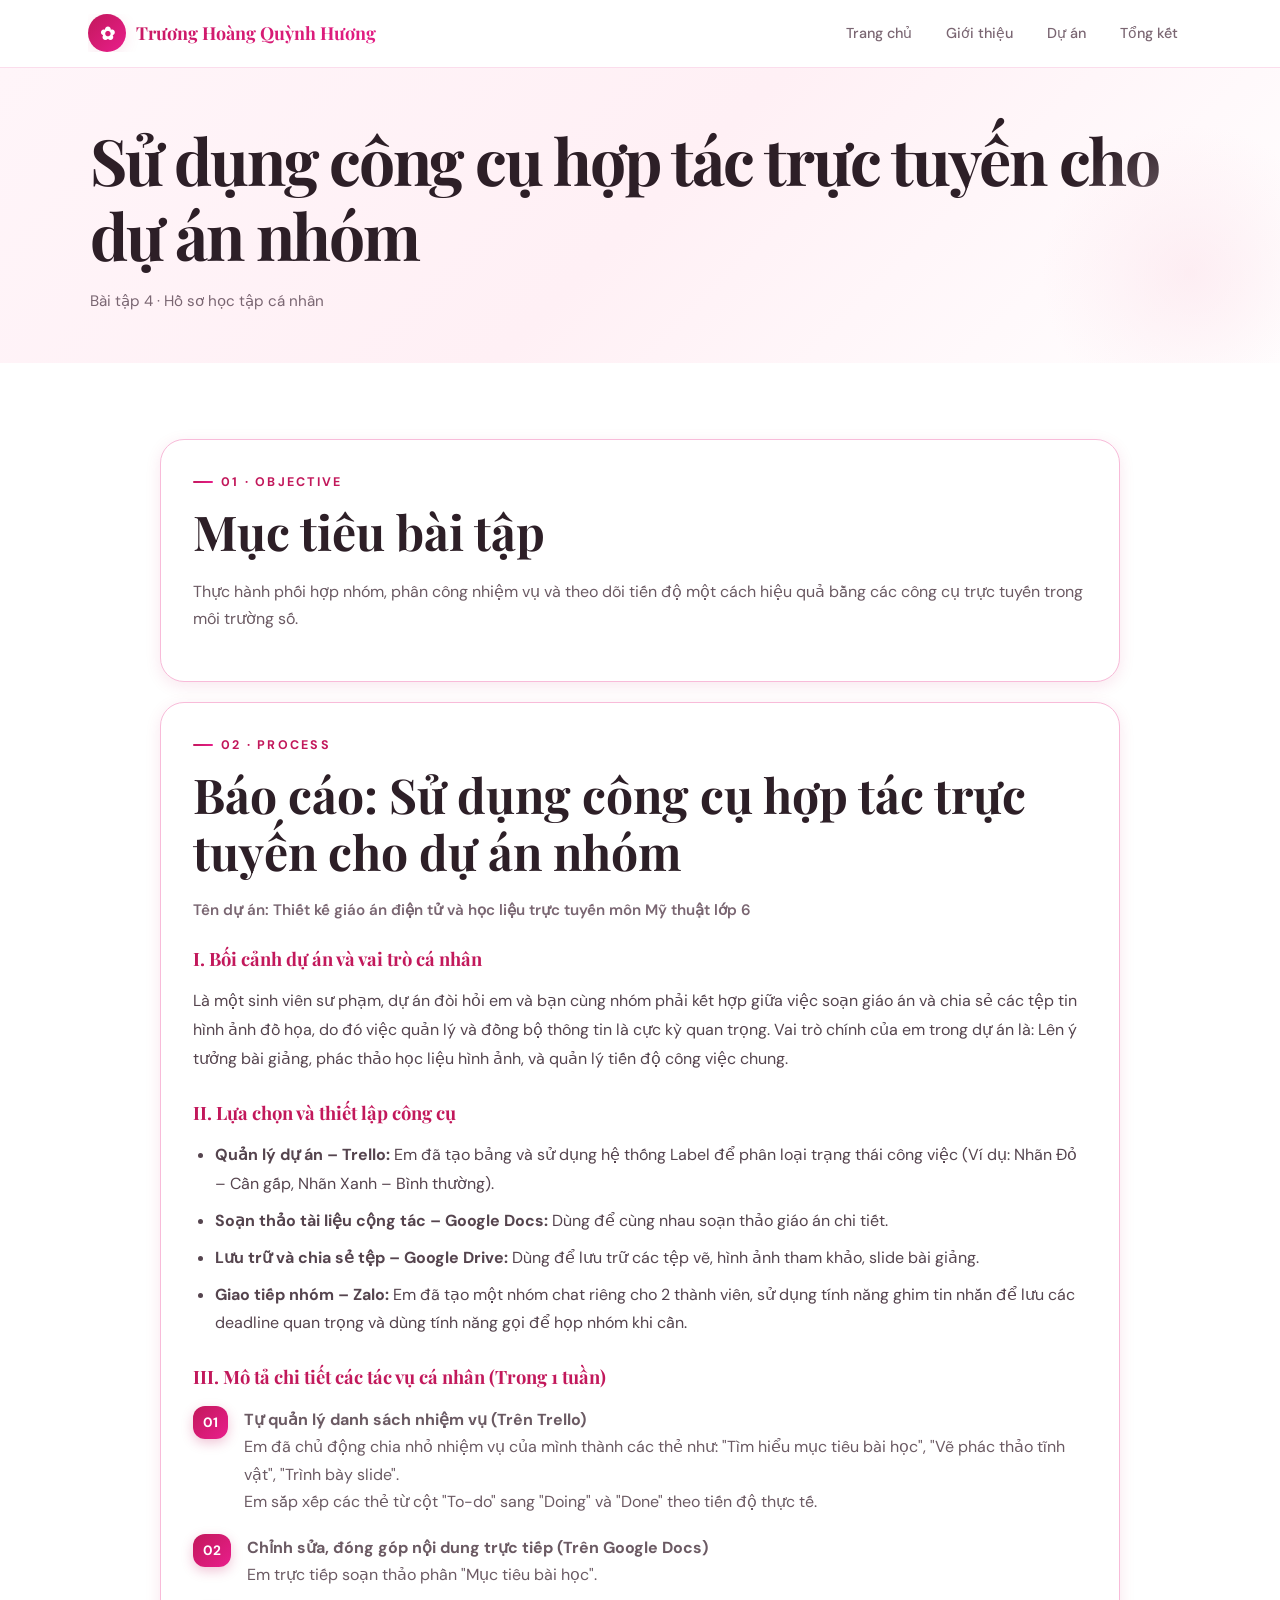
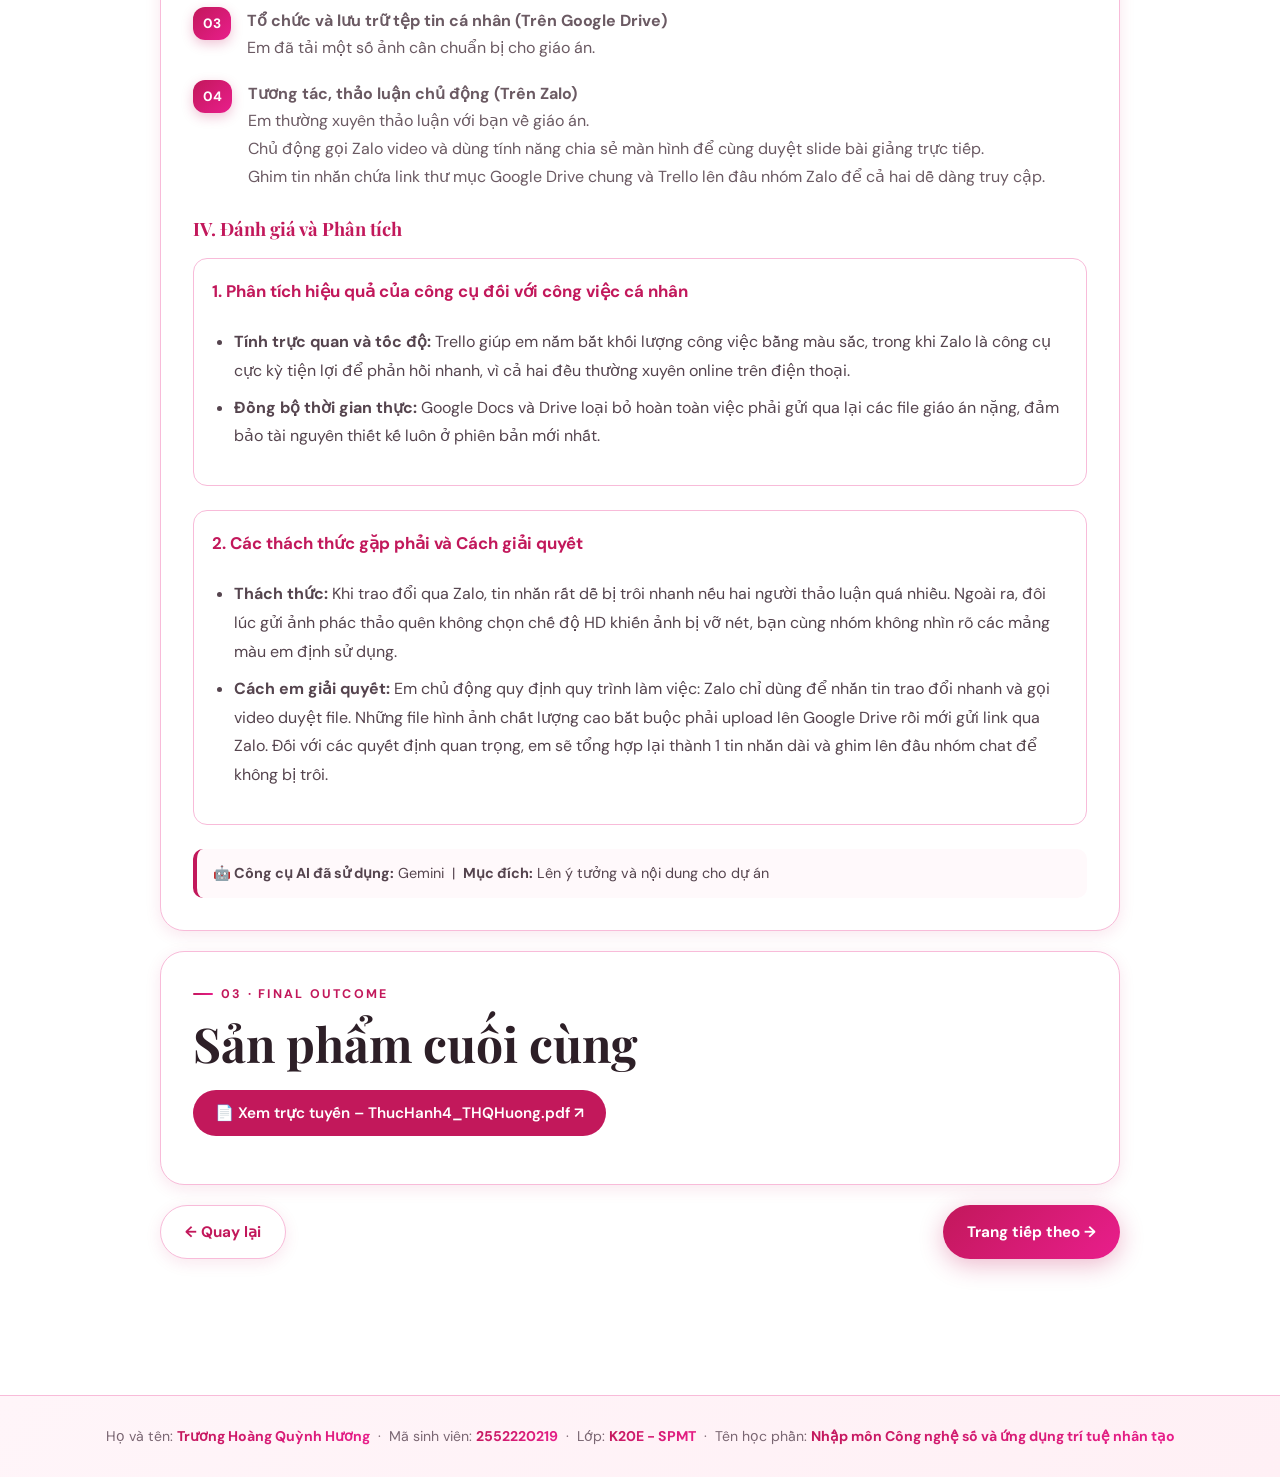
<file: task4.html>
﻿<!DOCTYPE html>
<html lang="vi"><head><meta charset="UTF-8"><meta name="viewport" content="width=device-width, initial-scale=1.0">
<meta name="description" content="Portfolio cá nhân sinh viên Sư phạm Mỹ thuật"><title>Sử dụng công cụ hợp tác trực tuyến cho dự án nhóm | Trương Hoàng Quỳnh Hương</title><link rel="stylesheet" href="style.css"></head><body>

<header class="site-header">
 <div class="nav-wrap">
  <a class="brand" href="index.html"><span class="brand-mark">✿</span><span>Trương Hoàng Quỳnh Hương</span></a>
  <button class="menu-toggle" aria-label="Mở menu">☰</button>
  <nav class="nav-links">
   <a href="index.html">Trang chủ</a><a href="about.html">Giới thiệu</a><a href="projects.html">Dự án</a><a href="conclusion.html">Tổng kết</a>
  </nav>
 </div>
</header>
<main>
<section class="page-hero"><div class="container"><h1>Sử dụng công cụ hợp tác trực tuyến cho dự án nhóm</h1><p class="lead">Bài tập 4 · Hồ sơ học tập cá nhân</p></div></section>
<section class="section"><div class="container content-single"><div>

 <!-- MỤC 1: MỤC TIÊU -->
 <div class="prose-card">
  <div class="kicker">01 · Objective</div>
  <h2>Mục tiêu bài tập</h2>
  <p>Thực hành phối hợp nhóm, phân công nhiệm vụ và theo dõi tiến độ một cách hiệu quả bằng các công cụ trực tuyến trong môi trường số.</p>
 </div>

 <!-- MỤC 2: QUÁ TRÌNH THỰC HIỆN -->
 <div class="prose-card">
  <div class="kicker">02 · Process</div>
  <h2>Báo cáo: Sử dụng công cụ hợp tác trực tuyến cho dự án nhóm</h2>
  <p style="color:var(--muted);font-weight:600;margin:10px 0 20px;font-size:.95rem">Tên dự án: Thiết kế giáo án điện tử và học liệu trực tuyến môn Mỹ thuật lớp 6</p>

<h3 style="color:var(--pink-dark);font-size:1.15rem;margin-top:24px">I. Bối cảnh dự án và vai trò cá nhân</h3>
  <p style="line-height:1.8;color:#55444e">Là một sinh viên sư phạm, dự án đòi hỏi em và bạn cùng nhóm phải kết hợp giữa việc soạn giáo án và chia sẻ các tệp tin hình ảnh đồ họa, do đó việc quản lý và đồng bộ thông tin là cực kỳ quan trọng. Vai trò chính của em trong dự án là: Lên ý tưởng bài giảng, phác thảo học liệu hình ảnh, và quản lý tiến độ công việc chung.</p>

  <h3 style="color:var(--pink-dark);font-size:1.15rem;margin-top:28px">II. Lựa chọn và thiết lập công cụ</h3>
  <ul style="line-height:1.8;color:#55444e">
   <li><strong>Quản lý dự án – Trello:</strong> Em đã tạo bảng và sử dụng hệ thống Label để phân loại trạng thái công việc (Ví dụ: Nhãn Đỏ – Cần gấp, Nhãn Xanh – Bình thường).</li>
   <li><strong>Soạn thảo tài liệu cộng tác – Google Docs:</strong> Dùng để cùng nhau soạn thảo giáo án chi tiết.</li>
   <li><strong>Lưu trữ và chia sẻ tệp – Google Drive:</strong> Dùng để lưu trữ các tệp vẽ, hình ảnh tham khảo, slide bài giảng.</li>
   <li><strong>Giao tiếp nhóm – Zalo:</strong> Em đã tạo một nhóm chat riêng cho 2 thành viên, sử dụng tính năng ghim tin nhắn để lưu các deadline quan trọng và dùng tính năng gọi để họp nhóm khi cần.</li>
  </ul>

  <h3 style="color:var(--pink-dark);font-size:1.15rem;margin-top:28px">III. Mô tả chi tiết các tác vụ cá nhân (Trong 1 tuần)</h3>
  <ol class="steps">
   <li><span><strong>Tự quản lý danh sách nhiệm vụ (Trên Trello)</strong><br>
    Em đã chủ động chia nhỏ nhiệm vụ của mình thành các thẻ như: "Tìm hiểu mục tiêu bài học", "Vẽ phác thảo tĩnh vật", "Trình bày slide".<br>
    Em sắp xếp các thẻ từ cột "To-do" sang "Doing" và "Done" theo tiến độ thực tế.</span></li>
   <li><span><strong>Chỉnh sửa, đóng góp nội dung trực tiếp (Trên Google Docs)</strong><br>Em trực tiếp soạn thảo phần "Mục tiêu bài học".</span></li>
   <li><span><strong>Tổ chức và lưu trữ tệp tin cá nhân (Trên Google Drive)</strong><br>Em đã tải một số ảnh cần chuẩn bị cho giáo án.</span></li>
   <li><span><strong>Tương tác, thảo luận chủ động (Trên Zalo)</strong><br>
    Em thường xuyên thảo luận với bạn về giáo án.<br>
    Chủ động gọi Zalo video và dùng tính năng chia sẻ màn hình để cùng duyệt slide bài giảng trực tiếp.<br>
    Ghim tin nhắn chứa link thư mục Google Drive chung và Trello lên đầu nhóm Zalo để cả hai dễ dàng truy cập.</span></li>
  </ol>

  <h3 style="color:var(--pink-dark);font-size:1.15rem;margin-top:28px">IV. Đánh giá và Phân tích</h3>

  <div style="margin:16px 0 24px;padding:18px;border:1px solid var(--line);border-radius:14px;background:#fff">
   <h4 style="color:var(--pink-dark);font-size:1.05rem;margin-top:0">1. Phân tích hiệu quả của công cụ đối với công việc cá nhân</h4>
   <ul style="line-height:1.8;color:#55444e">
    <li><strong>Tính trực quan và tốc độ:</strong> Trello giúp em nắm bắt khối lượng công việc bằng màu sắc, trong khi Zalo là công cụ cực kỳ tiện lợi để phản hồi nhanh, vì cả hai đều thường xuyên online trên điện thoại.</li>
    <li><strong>Đồng bộ thời gian thực:</strong> Google Docs và Drive loại bỏ hoàn toàn việc phải gửi qua lại các file giáo án nặng, đảm bảo tài nguyên thiết kế luôn ở phiên bản mới nhất.</li>
   </ul>
  </div>

  <div style="margin:16px 0 24px;padding:18px;border:1px solid var(--line);border-radius:14px;background:#fff">
   <h4 style="color:var(--pink-dark);font-size:1.05rem;margin-top:0">2. Các thách thức gặp phải và Cách giải quyết</h4>
   <ul style="line-height:1.8;color:#55444e">
    <li><strong>Thách thức:</strong> Khi trao đổi qua Zalo, tin nhắn rất dễ bị trôi nhanh nếu hai người thảo luận quá nhiều. Ngoài ra, đôi lúc gửi ảnh phác thảo quên không chọn chế độ HD khiến ảnh bị vỡ nét, bạn cùng nhóm không nhìn rõ các mảng màu em định sử dụng.</li>
    <li><strong>Cách em giải quyết:</strong> Em chủ động quy định quy trình làm việc: Zalo chỉ dùng để nhắn tin trao đổi nhanh và gọi video duyệt file. Những file hình ảnh chất lượng cao bắt buộc phải upload lên Google Drive rồi mới gửi link qua Zalo. Đối với các quyết định quan trọng, em sẽ tổng hợp lại thành 1 tin nhắn dài và ghim lên đầu nhóm chat để không bị trôi.</li>
   </ul>
  </div>

  <div style="background:#fff9fb;border-left:4px solid var(--pink-dark);padding:12px 16px;border-radius:10px;margin-top:16px">
   <p style="margin:0;font-size:.9rem;color:#55444e">
    <strong>🤖 Công cụ AI đã sử dụng:</strong> Gemini &nbsp;|&nbsp; <strong>Mục đích:</strong> Lên ý tưởng và nội dung cho dự án
   </p>
  </div>
 </div>

 <!-- MỤC 3: SẢN PHẨM CUỐI CÙNG -->
 <div class="prose-card">
  <div class="kicker">03 · Final outcome</div>
  <h2>Sản phẩm cuối cùng</h2>
  <p style="margin-top:12px"><a href="https://drive.google.com/file/d/1jyhdgyTg7Nm30JHiel0Cf-pkXbTDhWe5/preview" target="_blank" rel="noopener noreferrer" style="display:inline-flex;align-items:center;gap:8px;background:var(--pink-dark);color:#fff;padding:10px 22px;border-radius:999px;font-weight:600;text-decoration:none;font-size:.95rem">📄 Xem trực tuyến – ThucHanh4_THQHuong.pdf ↗</a></p>
 </div>

 <div style="display:flex;justify-content:space-between;gap:12px;flex-wrap:wrap"><a class="btn secondary" href="task3.html">← Quay lại</a><a class="btn" href="task5.html">Trang tiếp theo →</a></div>
 </div></div></section>
</main>
<footer class="footer"><div class="container footer-inner"><p style="line-height:1.8">Họ và tên: <strong>Trương Hoàng Quỳnh Hương</strong> &nbsp;·&nbsp; Mã sinh viên: <strong>2552220219</strong> &nbsp;·&nbsp; Lớp: <strong>K20E - SPMT</strong> &nbsp;·&nbsp; Tên học phần: <strong>Nhập môn Công nghệ số và ứng dụng trí tuệ nhân tạo</strong></p></div></footer>
<script src="script.js"></script></body></html>
</file>
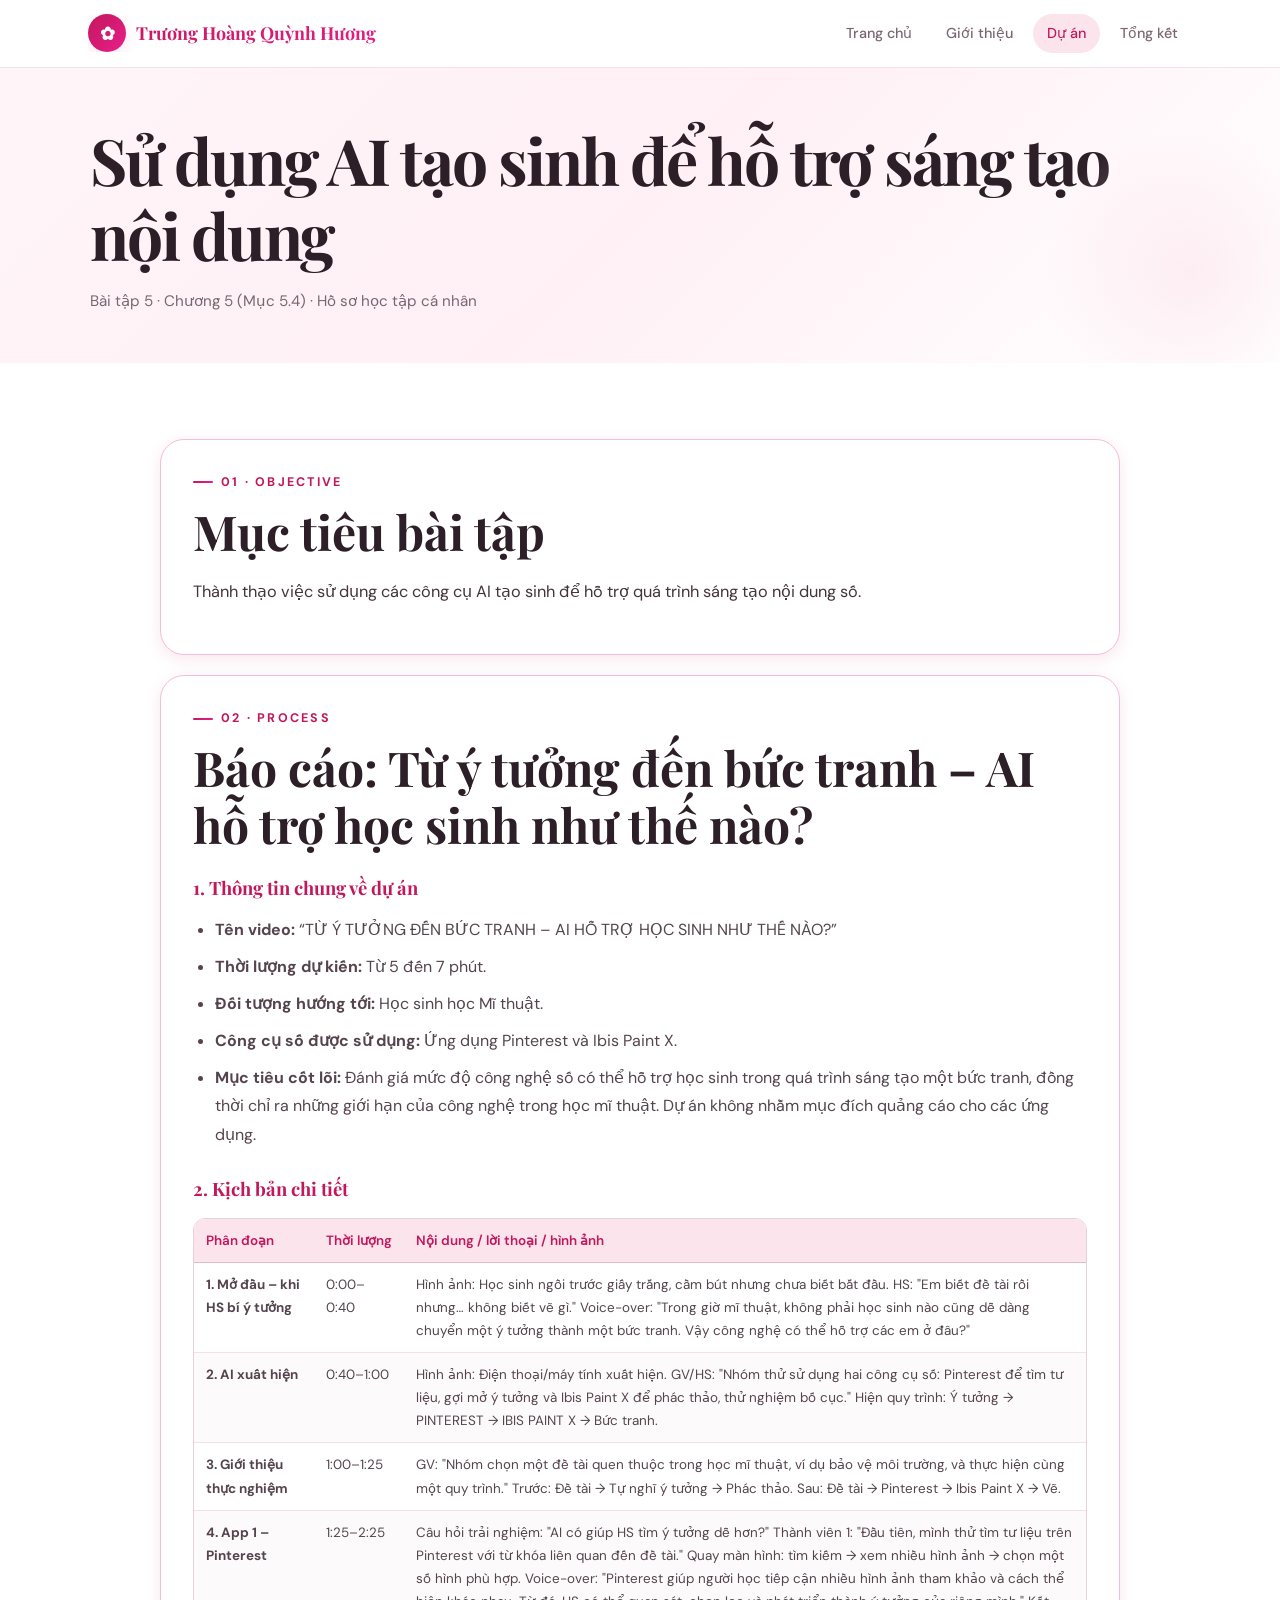
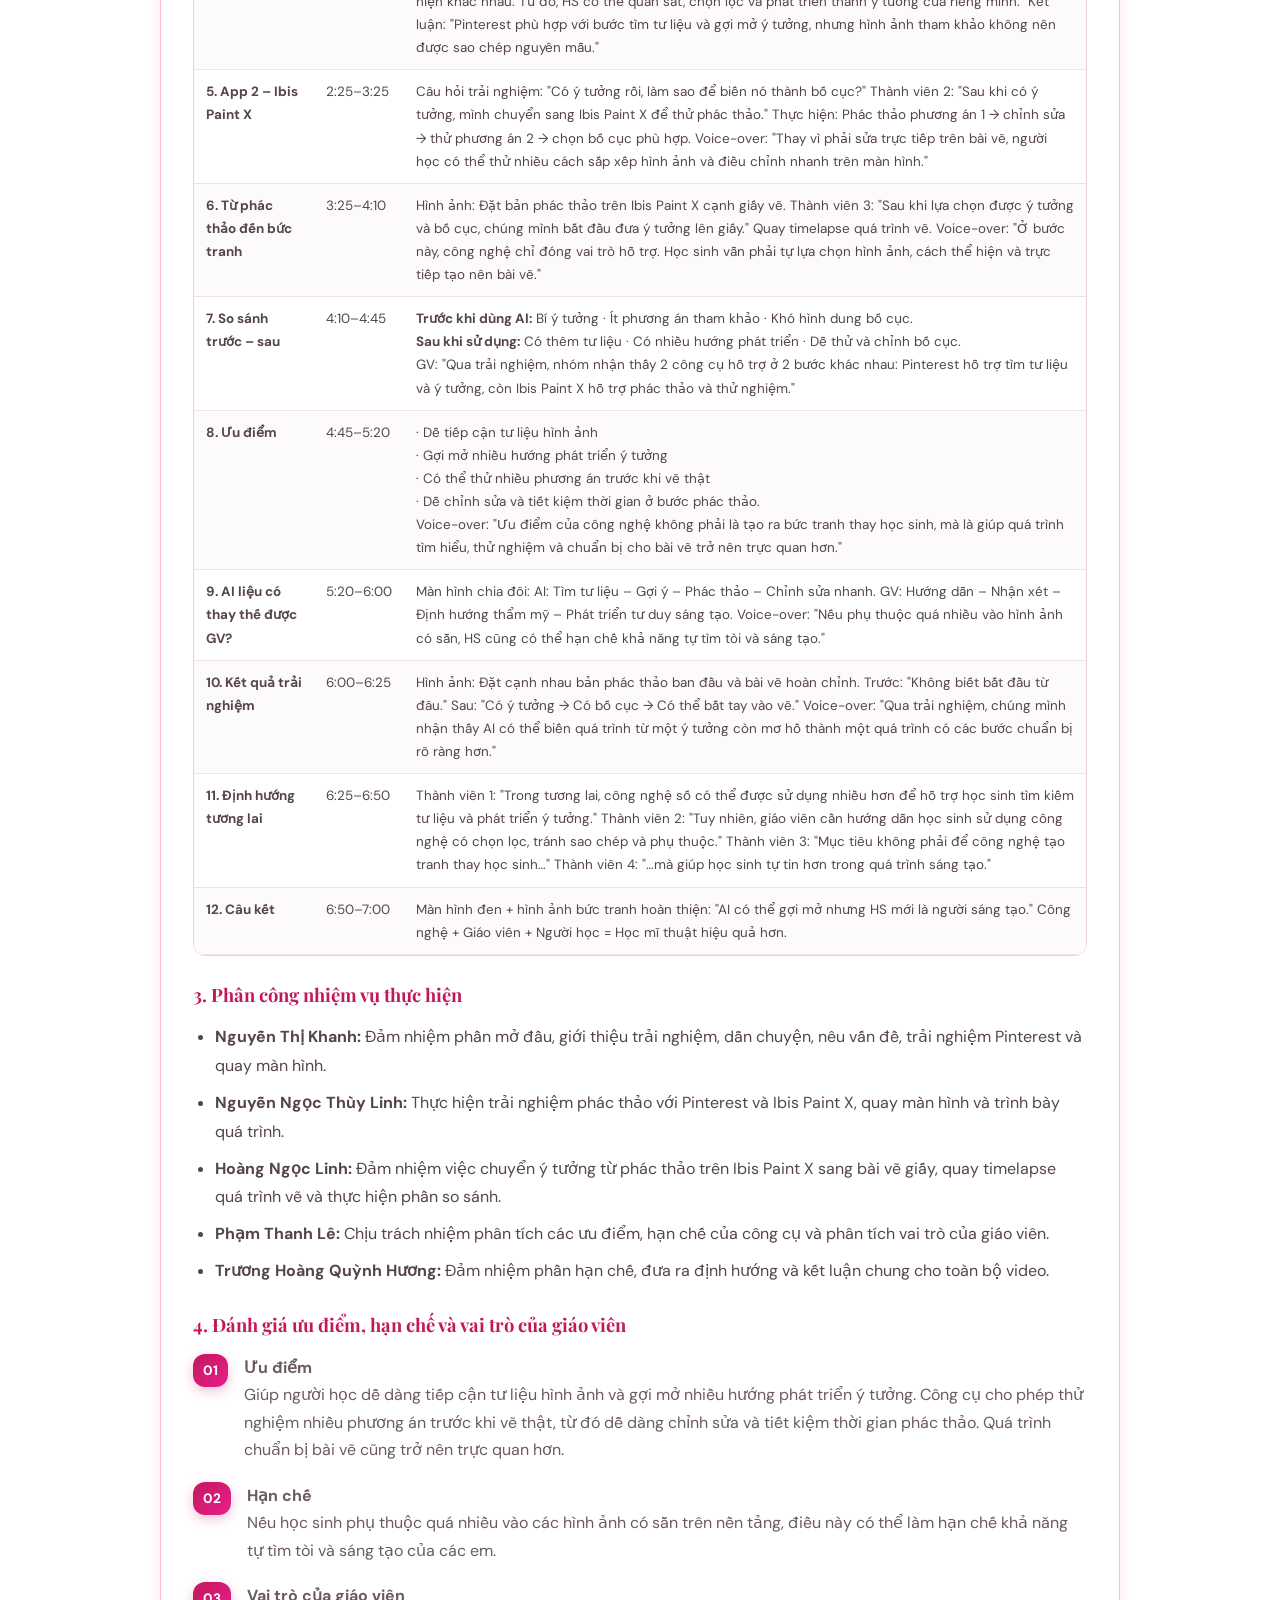
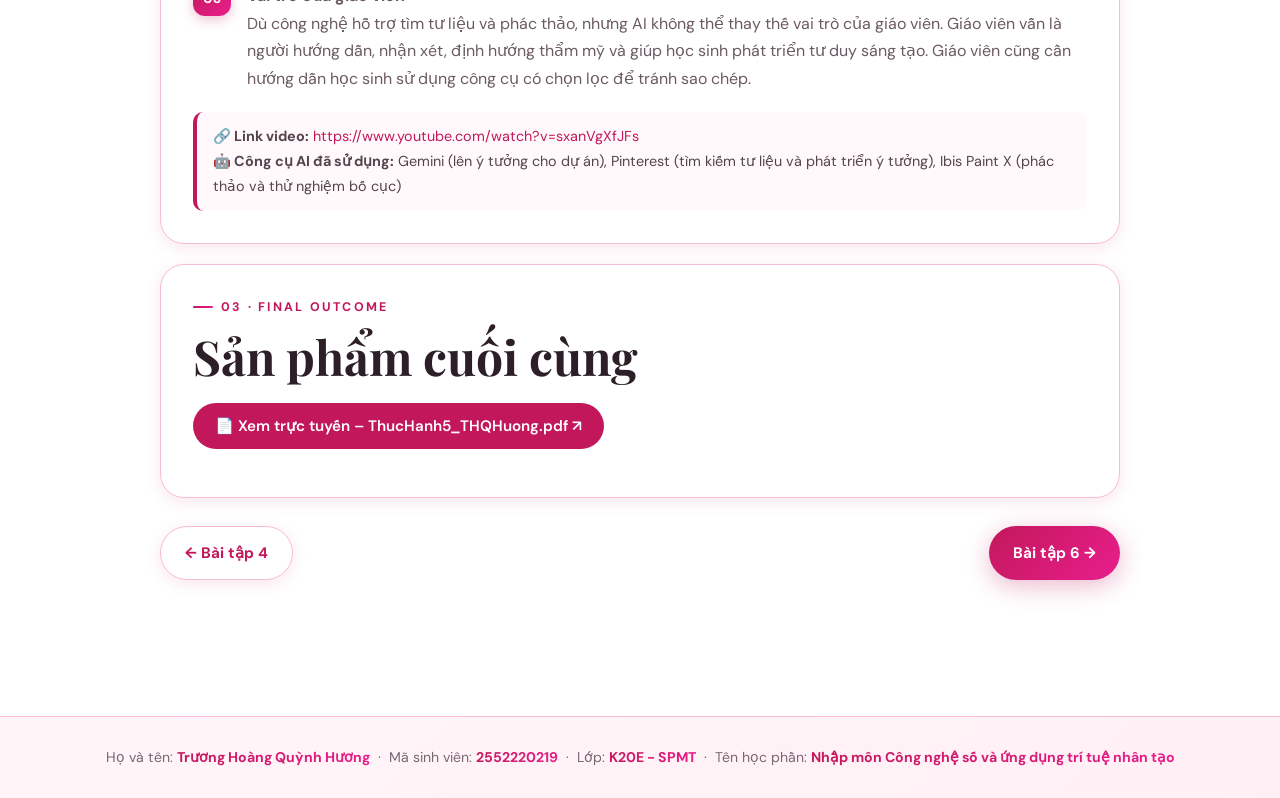
<file: task5.html>
<!DOCTYPE html>
<html lang="vi"><head><meta charset="UTF-8"><meta name="viewport" content="width=device-width, initial-scale=1.0">
<meta name="description" content="Portfolio cá nhân sinh viên Sư phạm Mỹ thuật - Sử dụng AI tạo sinh để hỗ trợ sáng tạo nội dung"><title>Sử dụng AI tạo sinh để hỗ trợ sáng tạo nội dung | Trương Hoàng Quỳnh Hương</title><link rel="stylesheet" href="style.css"></head><body>

<header class="site-header">
 <div class="nav-wrap">
  <a class="brand" href="index.html"><span class="brand-mark">✿</span><span>Trương Hoàng Quỳnh Hương</span></a>
  <button class="menu-toggle" aria-label="Mở menu">☰</button>
  <nav class="nav-links">
   <a href="index.html">Trang chủ</a><a href="about.html">Giới thiệu</a><a href="projects.html" class="active">Dự án</a><a href="conclusion.html">Tổng kết</a>
  </nav>
 </div>
</header>
<main>
<section class="page-hero"><div class="container"><h1>Sử dụng AI tạo sinh để hỗ trợ sáng tạo nội dung</h1><p class="lead">Bài tập 5 · Chương 5 (Mục 5.4) · Hồ sơ học tập cá nhân</p></div></section>
<section class="section"><div class="container content-single"><div>

 <!-- MỤC 1: MỤC TIÊU -->
 <div class="prose-card">
  <div class="kicker">01 · Objective</div>
  <h2>Mục tiêu bài tập</h2>
  <p style="font-size:1.02rem;color:#44333b">Thành thạo việc sử dụng các công cụ AI tạo sinh để hỗ trợ quá trình sáng tạo nội dung số.</p>
 </div>

 <!-- MỤC 2: QUÁ TRÌNH THỰC HIỆN -->
 <div class="prose-card">
  <div class="kicker">02 · Process</div>
  <h2>Báo cáo: Từ ý tưởng đến bức tranh – AI hỗ trợ học sinh như thế nào?</h2>

  <h3 style="color:var(--pink-dark);font-size:1.15rem;margin-top:24px">1. Thông tin chung về dự án</h3>
  <ul style="line-height:1.8;color:#55444e">
   <li><strong>Tên video:</strong> “TỪ Ý TƯỞNG ĐẾN BỨC TRANH – AI HỖ TRỢ HỌC SINH NHƯ THẾ NÀO?”</li>
   <li><strong>Thời lượng dự kiến:</strong> Từ 5 đến 7 phút.</li>
   <li><strong>Đối tượng hướng tới:</strong> Học sinh học Mĩ thuật.</li>
   <li><strong>Công cụ số được sử dụng:</strong> Ứng dụng Pinterest và Ibis Paint X.</li>
   <li><strong>Mục tiêu cốt lõi:</strong> Đánh giá mức độ công nghệ số có thể hỗ trợ học sinh trong quá trình sáng tạo một bức tranh, đồng thời chỉ ra những giới hạn của công nghệ trong học mĩ thuật. Dự án không nhằm mục đích quảng cáo cho các ứng dụng.</li>
  </ul>

  <h3 style="color:var(--pink-dark);font-size:1.15rem;margin-top:28px">2. Kịch bản chi tiết</h3>
  <div class="table-responsive">
   <table class="styled-table">
    <thead>
     <tr>
      <th style="width:120px">Phân đoạn</th>
      <th style="width:90px">Thời lượng</th>
      <th>Nội dung / lời thoại / hình ảnh</th>
     </tr>
    </thead>
    <tbody>
     <tr>
      <td><strong>1. Mở đầu – khi HS bí ý tưởng</strong></td>
      <td>0:00–0:40</td>
      <td>Hình ảnh: Học sinh ngồi trước giấy trắng, cầm bút nhưng chưa biết bắt đầu. HS: "Em biết đề tài rồi nhưng… không biết vẽ gì." Voice-over: "Trong giờ mĩ thuật, không phải học sinh nào cũng dễ dàng chuyển một ý tưởng thành một bức tranh. Vậy công nghệ có thể hỗ trợ các em ở đâu?"</td>
     </tr>
     <tr>
      <td><strong>2. AI xuất hiện</strong></td>
      <td>0:40–1:00</td>
      <td>Hình ảnh: Điện thoại/máy tính xuất hiện. GV/HS: "Nhóm thử sử dụng hai công cụ số: Pinterest để tìm tư liệu, gợi mở ý tưởng và Ibis Paint X để phác thảo, thử nghiệm bố cục." Hiện quy trình: Ý tưởng → PINTEREST → IBIS PAINT X → Bức tranh.</td>
     </tr>
     <tr>
      <td><strong>3. Giới thiệu thực nghiệm</strong></td>
      <td>1:00–1:25</td>
      <td>GV: "Nhóm chọn một đề tài quen thuộc trong học mĩ thuật, ví dụ bảo vệ môi trường, và thực hiện cùng một quy trình." Trước: Đề tài → Tự nghĩ ý tưởng → Phác thảo. Sau: Đề tài → Pinterest → Ibis Paint X → Vẽ.</td>
     </tr>
     <tr>
      <td><strong>4. App 1 – Pinterest</strong></td>
      <td>1:25–2:25</td>
      <td>Câu hỏi trải nghiệm: "AI có giúp HS tìm ý tưởng dễ hơn?" Thành viên 1: "Đầu tiên, mình thử tìm tư liệu trên Pinterest với từ khóa liên quan đến đề tài." Quay màn hình: tìm kiếm → xem nhiều hình ảnh → chọn một số hình phù hợp. Voice-over: "Pinterest giúp người học tiếp cận nhiều hình ảnh tham khảo và cách thể hiện khác nhau. Từ đó, HS có thể quan sát, chọn lọc và phát triển thành ý tưởng của riêng mình." Kết luận: "Pinterest phù hợp với bước tìm tư liệu và gợi mở ý tưởng, nhưng hình ảnh tham khảo không nên được sao chép nguyên mẫu."</td>
     </tr>
     <tr>
      <td><strong>5. App 2 – Ibis Paint X</strong></td>
      <td>2:25–3:25</td>
      <td>Câu hỏi trải nghiệm: "Có ý tưởng rồi, làm sao để biến nó thành bố cục?" Thành viên 2: "Sau khi có ý tưởng, mình chuyển sang Ibis Paint X để thử phác thảo." Thực hiện: Phác thảo phương án 1 → chỉnh sửa → thử phương án 2 → chọn bố cục phù hợp. Voice-over: "Thay vì phải sửa trực tiếp trên bài vẽ, người học có thể thử nhiều cách sắp xếp hình ảnh và điều chỉnh nhanh trên màn hình."</td>
     </tr>
     <tr>
      <td><strong>6. Từ phác thảo đến bức tranh</strong></td>
      <td>3:25–4:10</td>
      <td>Hình ảnh: Đặt bản phác thảo trên Ibis Paint X cạnh giấy vẽ. Thành viên 3: "Sau khi lựa chọn được ý tưởng và bố cục, chúng mình bắt đầu đưa ý tưởng lên giấy." Quay timelapse quá trình vẽ. Voice-over: "Ở bước này, công nghệ chỉ đóng vai trò hỗ trợ. Học sinh vẫn phải tự lựa chọn hình ảnh, cách thể hiện và trực tiếp tạo nên bài vẽ."</td>
     </tr>
     <tr>
      <td><strong>7. So sánh trước – sau</strong></td>
      <td>4:10–4:45</td>
      <td><strong>Trước khi dùng AI:</strong> Bí ý tưởng · Ít phương án tham khảo · Khó hình dung bố cục.<br><strong>Sau khi sử dụng:</strong> Có thêm tư liệu · Có nhiều hướng phát triển · Dễ thử và chỉnh bố cục.<br>GV: "Qua trải nghiệm, nhóm nhận thấy 2 công cụ hỗ trợ ở 2 bước khác nhau: Pinterest hỗ trợ tìm tư liệu và ý tưởng, còn Ibis Paint X hỗ trợ phác thảo và thử nghiệm."</td>
     </tr>
     <tr>
      <td><strong>8. Ưu điểm</strong></td>
      <td>4:45–5:20</td>
      <td>· Dễ tiếp cận tư liệu hình ảnh<br>· Gợi mở nhiều hướng phát triển ý tưởng<br>· Có thể thử nhiều phương án trước khi vẽ thật<br>· Dễ chỉnh sửa và tiết kiệm thời gian ở bước phác thảo.<br>Voice-over: "Ưu điểm của công nghệ không phải là tạo ra bức tranh thay học sinh, mà là giúp quá trình tìm hiểu, thử nghiệm và chuẩn bị cho bài vẽ trở nên trực quan hơn."</td>
     </tr>
     <tr>
      <td><strong>9. AI liệu có thay thế được GV?</strong></td>
      <td>5:20–6:00</td>
      <td>Màn hình chia đôi: AI: Tìm tư liệu – Gợi ý – Phác thảo – Chỉnh sửa nhanh. GV: Hướng dẫn – Nhận xét – Định hướng thẩm mỹ – Phát triển tư duy sáng tạo. Voice-over: "Nếu phụ thuộc quá nhiều vào hình ảnh có sẵn, HS cũng có thể hạn chế khả năng tự tìm tòi và sáng tạo."</td>
     </tr>
     <tr>
      <td><strong>10. Kết quả trải nghiệm</strong></td>
      <td>6:00–6:25</td>
      <td>Hình ảnh: Đặt cạnh nhau bản phác thảo ban đầu và bài vẽ hoàn chỉnh. Trước: "Không biết bắt đầu từ đâu." Sau: "Có ý tưởng → Có bố cục → Có thể bắt tay vào vẽ." Voice-over: "Qua trải nghiệm, chúng mình nhận thấy AI có thể biến quá trình từ một ý tưởng còn mơ hồ thành một quá trình có các bước chuẩn bị rõ ràng hơn."</td>
     </tr>
     <tr>
      <td><strong>11. Định hướng tương lai</strong></td>
      <td>6:25–6:50</td>
      <td>Thành viên 1: "Trong tương lai, công nghệ số có thể được sử dụng nhiều hơn để hỗ trợ học sinh tìm kiếm tư liệu và phát triển ý tưởng." Thành viên 2: "Tuy nhiên, giáo viên cần hướng dẫn học sinh sử dụng công nghệ có chọn lọc, tránh sao chép và phụ thuộc." Thành viên 3: "Mục tiêu không phải để công nghệ tạo tranh thay học sinh…" Thành viên 4: "…mà giúp học sinh tự tin hơn trong quá trình sáng tạo."</td>
     </tr>
     <tr>
      <td><strong>12. Câu kết</strong></td>
      <td>6:50–7:00</td>
      <td>Màn hình đen + hình ảnh bức tranh hoàn thiện: "AI có thể gợi mở nhưng HS mới là người sáng tạo." Công nghệ + Giáo viên + Người học = Học mĩ thuật hiệu quả hơn.</td>
     </tr>
    </tbody>
   </table>
  </div>

  <h3 style="color:var(--pink-dark);font-size:1.15rem;margin-top:28px">3. Phân công nhiệm vụ thực hiện</h3>
  <ul style="line-height:1.8;color:#55444e">
   <li><strong>Nguyễn Thị Khanh:</strong> Đảm nhiệm phần mở đầu, giới thiệu trải nghiệm, dẫn chuyện, nêu vấn đề, trải nghiệm Pinterest và quay màn hình.</li>
   <li><strong>Nguyễn Ngọc Thùy Linh:</strong> Thực hiện trải nghiệm phác thảo với Pinterest và Ibis Paint X, quay màn hình và trình bày quá trình.</li>
   <li><strong>Hoàng Ngọc Linh:</strong> Đảm nhiệm việc chuyển ý tưởng từ phác thảo trên Ibis Paint X sang bài vẽ giấy, quay timelapse quá trình vẽ và thực hiện phần so sánh.</li>
   <li><strong>Phạm Thanh Lê:</strong> Chịu trách nhiệm phân tích các ưu điểm, hạn chế của công cụ và phân tích vai trò của giáo viên.</li>
   <li><strong>Trương Hoàng Quỳnh Hương:</strong> Đảm nhiệm phần hạn chế, đưa ra định hướng và kết luận chung cho toàn bộ video.</li>
  </ul>

  <h3 style="color:var(--pink-dark);font-size:1.15rem;margin-top:28px">4. Đánh giá ưu điểm, hạn chế và vai trò của giáo viên</h3>
  <ol class="steps">
   <li><span><strong>Ưu điểm</strong><br>Giúp người học dễ dàng tiếp cận tư liệu hình ảnh và gợi mở nhiều hướng phát triển ý tưởng. Công cụ cho phép thử nghiệm nhiều phương án trước khi vẽ thật, từ đó dễ dàng chỉnh sửa và tiết kiệm thời gian phác thảo. Quá trình chuẩn bị bài vẽ cũng trở nên trực quan hơn.</span></li>
   <li><span><strong>Hạn chế</strong><br>Nếu học sinh phụ thuộc quá nhiều vào các hình ảnh có sẵn trên nền tảng, điều này có thể làm hạn chế khả năng tự tìm tòi và sáng tạo của các em.</span></li>
   <li><span><strong>Vai trò của giáo viên</strong><br>Dù công nghệ hỗ trợ tìm tư liệu và phác thảo, nhưng AI không thể thay thế vai trò của giáo viên. Giáo viên vẫn là người hướng dẫn, nhận xét, định hướng thẩm mỹ và giúp học sinh phát triển tư duy sáng tạo. Giáo viên cũng cần hướng dẫn học sinh sử dụng công cụ có chọn lọc để tránh sao chép.</span></li>
  </ol>

  <div style="background:#fff9fb;border-left:4px solid var(--pink-dark);padding:12px 16px;border-radius:10px;margin-top:20px">
   <p style="margin:0;font-size:.9rem;color:#55444e">
    <strong>🔗 Link video:</strong> <a href="https://www.youtube.com/watch?v=sxanVgXfJFs" target="_blank" rel="noopener" style="color:var(--pink-dark)">https://www.youtube.com/watch?v=sxanVgXfJFs</a><br>
    <strong>🤖 Công cụ AI đã sử dụng:</strong> Gemini (lên ý tưởng cho dự án), Pinterest (tìm kiếm tư liệu và phát triển ý tưởng), Ibis Paint X (phác thảo và thử nghiệm bố cục)
   </p>
  </div>
 </div>

 <!-- MỤC 3: SẢN PHẨM CUỐI CÙNG -->
 <div class="prose-card">
  <div class="kicker">03 · Final outcome</div>
  <h2>Sản phẩm cuối cùng</h2>
  <p style="margin-top:12px"><a href="https://drive.google.com/file/d/1R7-4vE9odPEiOvy3ykej5nxf-OWIJggU/preview" target="_blank" rel="noopener noreferrer" style="display:inline-flex;align-items:center;gap:8px;background:var(--pink-dark);color:#fff;padding:10px 22px;border-radius:999px;font-weight:600;text-decoration:none;font-size:.95rem">📄 Xem trực tuyến – ThucHanh5_THQHuong.pdf ↗</a></p>
 </div>

 <div style="display:flex;justify-content:space-between;gap:12px;flex-wrap:wrap;margin-top:28px">
  <a class="btn secondary" href="task4.html">← Bài tập 4</a>
  <a class="btn" href="task6.html">Bài tập 6 →</a>
 </div>
</div></div></section>
</main>
<footer class="footer"><div class="container footer-inner"><p style="line-height:1.8">Họ và tên: <strong>Trương Hoàng Quỳnh Hương</strong> &nbsp;·&nbsp; Mã sinh viên: <strong>2552220219</strong> &nbsp;·&nbsp; Lớp: <strong>K20E - SPMT</strong> &nbsp;·&nbsp; Tên học phần: <strong>Nhập môn Công nghệ số và ứng dụng trí tuệ nhân tạo</strong></p></div></footer>
<script src="script.js"></script></body></html>
</file>
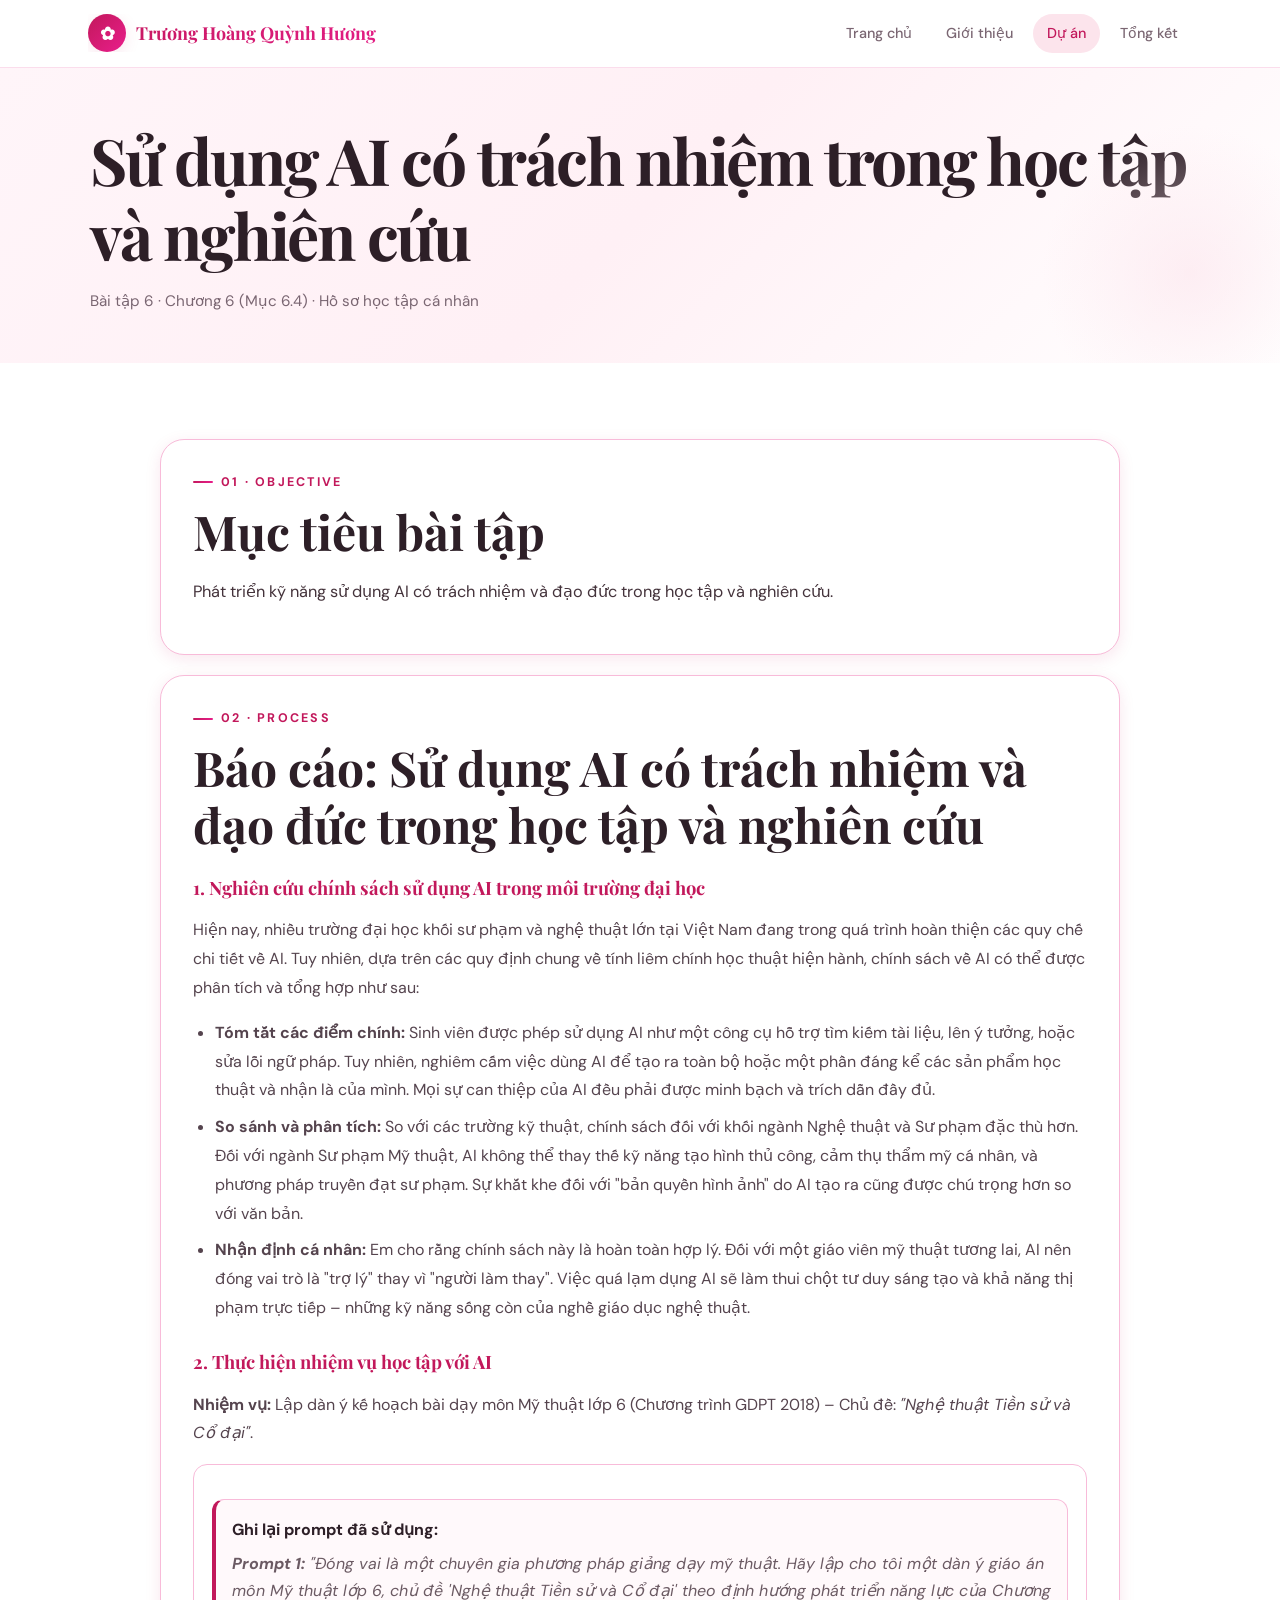
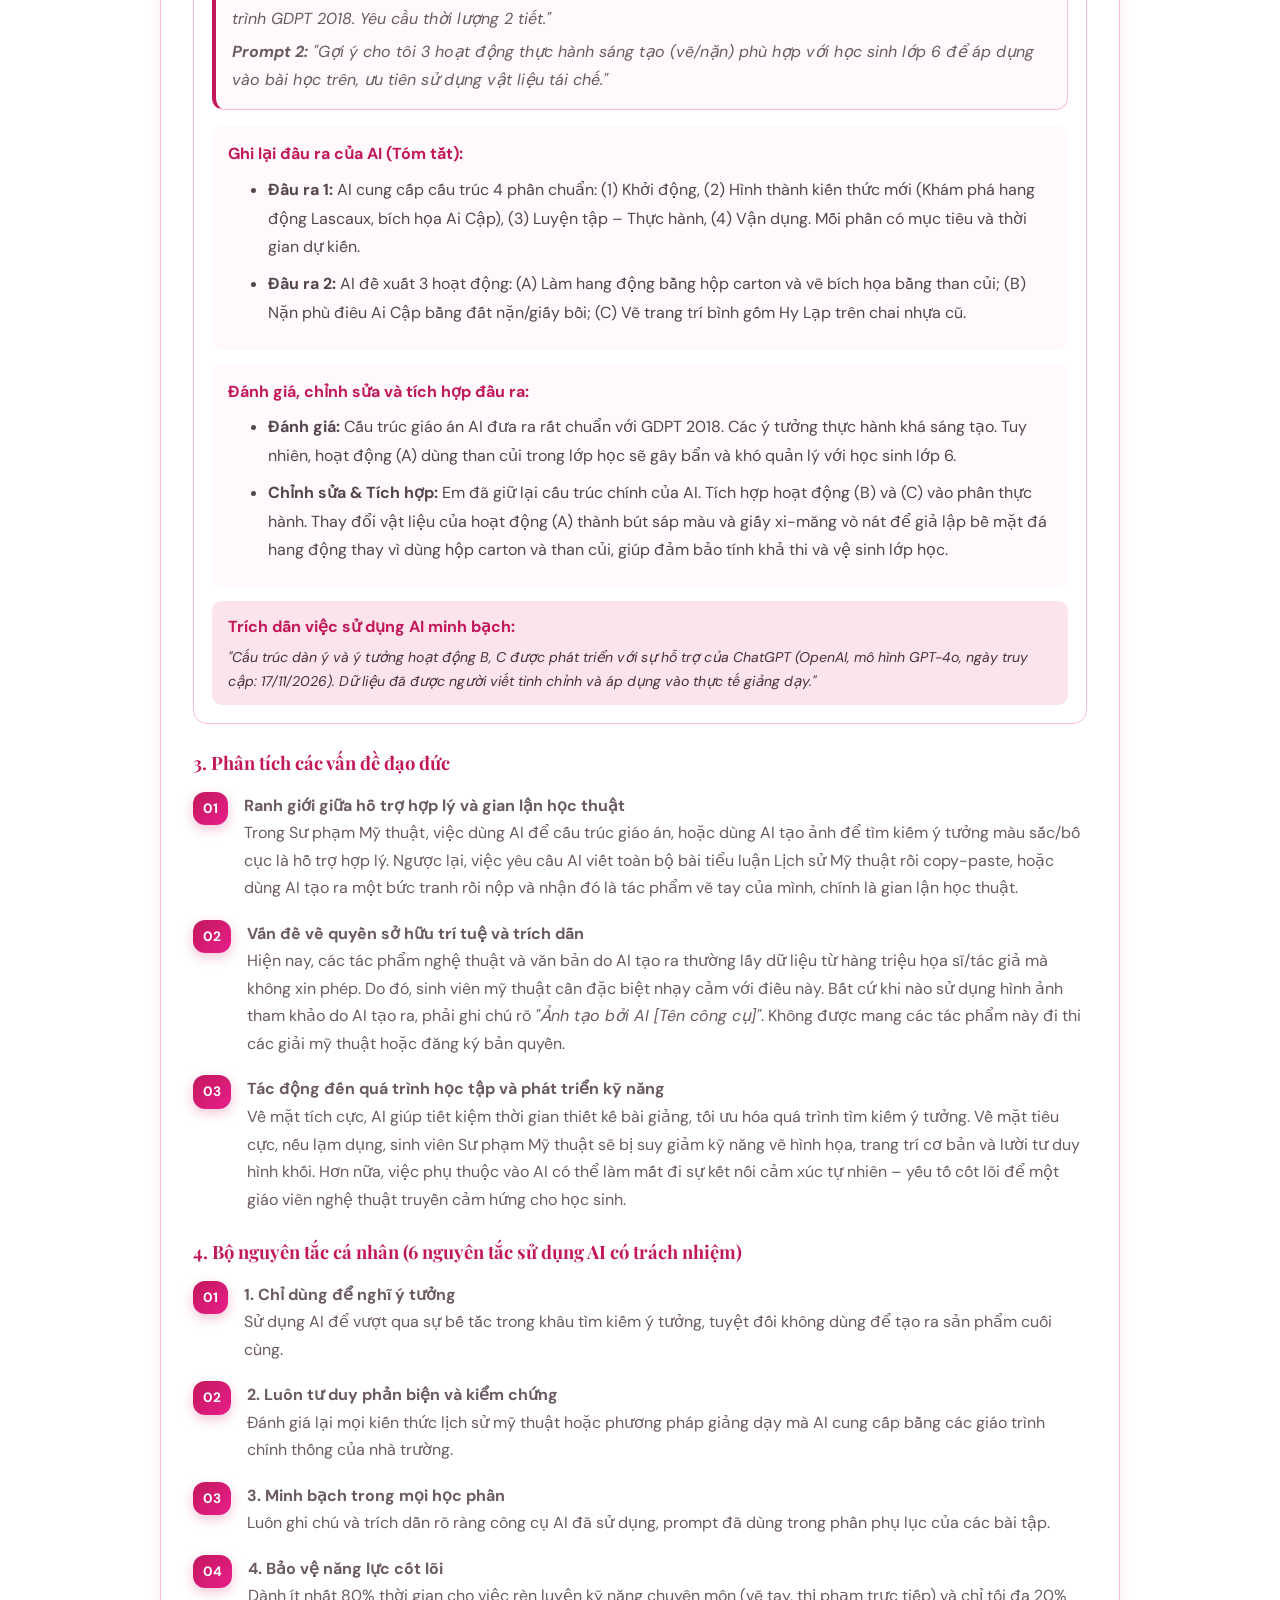
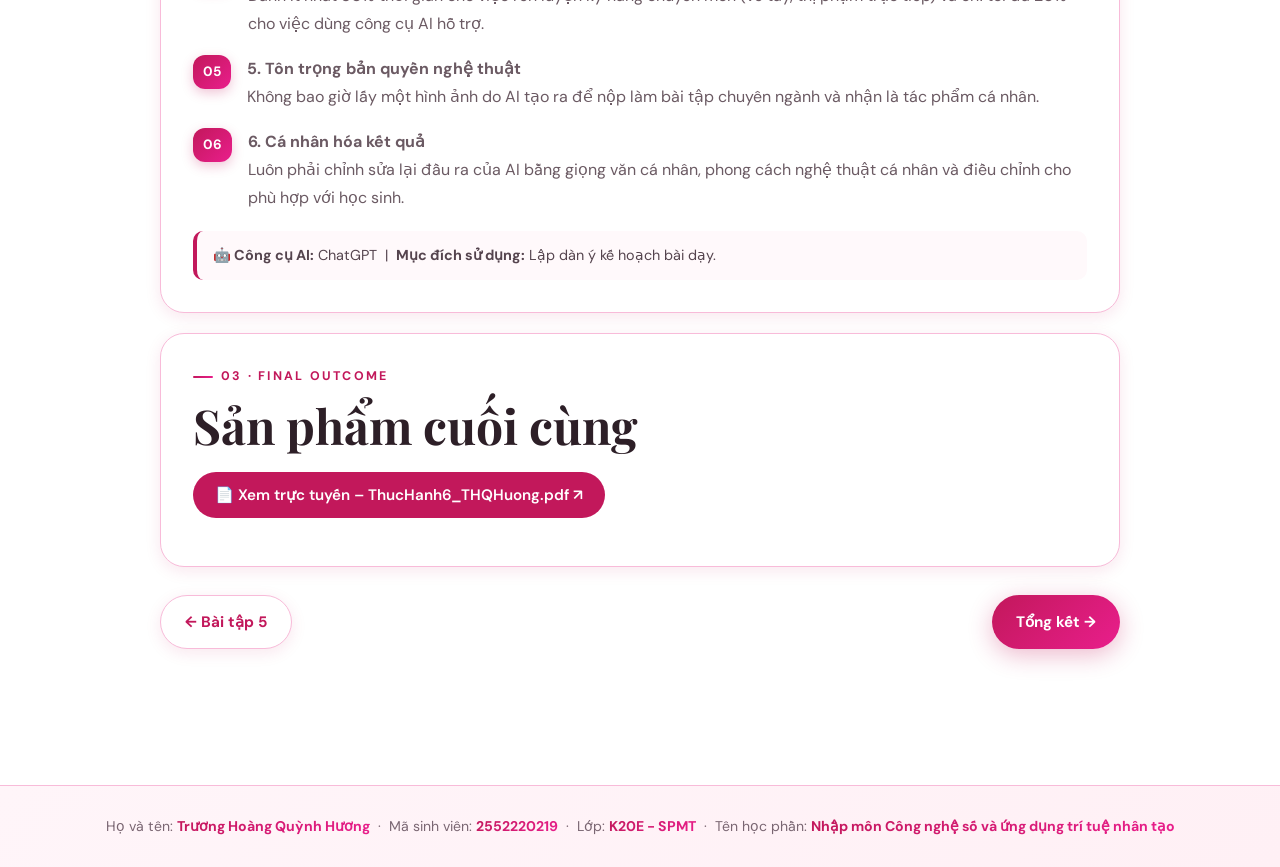
<file: task6.html>
<!DOCTYPE html>
<html lang="vi"><head><meta charset="UTF-8"><meta name="viewport" content="width=device-width, initial-scale=1.0">
<meta name="description" content="Portfolio cá nhân sinh viên Sư phạm Mỹ thuật - Sử dụng AI có trách nhiệm trong học tập và nghiên cứu"><title>Sử dụng AI có trách nhiệm trong học tập và nghiên cứu | Trương Hoàng Quỳnh Hương</title><link rel="stylesheet" href="style.css"></head><body>

<header class="site-header">
 <div class="nav-wrap">
  <a class="brand" href="index.html"><span class="brand-mark">✿</span><span>Trương Hoàng Quỳnh Hương</span></a>
  <button class="menu-toggle" aria-label="Mở menu">☰</button>
  <nav class="nav-links">
   <a href="index.html">Trang chủ</a><a href="about.html">Giới thiệu</a><a href="projects.html" class="active">Dự án</a><a href="conclusion.html">Tổng kết</a>
  </nav>
 </div>
</header>
<main>
<section class="page-hero"><div class="container"><h1>Sử dụng AI có trách nhiệm trong học tập và nghiên cứu</h1><p class="lead">Bài tập 6 · Chương 6 (Mục 6.4) · Hồ sơ học tập cá nhân</p></div></section>
<section class="section"><div class="container content-single"><div>

 <!-- MỤC 1: MỤC TIÊU -->
 <div class="prose-card">
  <div class="kicker">01 · Objective</div>
  <h2>Mục tiêu bài tập</h2>
  <p style="font-size:1.02rem;color:#44333b">Phát triển kỹ năng sử dụng AI có trách nhiệm và đạo đức trong học tập và nghiên cứu.</p>
 </div>

 <!-- MỤC 2: QUÁ TRÌNH THỰC HIỆN -->
 <div class="prose-card">
  <div class="kicker">02 · Process</div>
  <h2>Báo cáo: Sử dụng AI có trách nhiệm và đạo đức trong học tập và nghiên cứu</h2>

  <h3 style="color:var(--pink-dark);font-size:1.15rem;margin-top:24px">1. Nghiên cứu chính sách sử dụng AI trong môi trường đại học</h3>
  <p style="line-height:1.8;color:#55444e">Hiện nay, nhiều trường đại học khối sư phạm và nghệ thuật lớn tại Việt Nam đang trong quá trình hoàn thiện các quy chế chi tiết về AI. Tuy nhiên, dựa trên các quy định chung về tính liêm chính học thuật hiện hành, chính sách về AI có thể được phân tích và tổng hợp như sau:</p>

  <ul style="line-height:1.8;color:#55444e">
   <li><strong>Tóm tắt các điểm chính:</strong> Sinh viên được phép sử dụng AI như một công cụ hỗ trợ tìm kiếm tài liệu, lên ý tưởng, hoặc sửa lỗi ngữ pháp. Tuy nhiên, nghiêm cấm việc dùng AI để tạo ra toàn bộ hoặc một phần đáng kể các sản phẩm học thuật và nhận là của mình. Mọi sự can thiệp của AI đều phải được minh bạch và trích dẫn đầy đủ.</li>
   <li><strong>So sánh và phân tích:</strong> So với các trường kỹ thuật, chính sách đối với khối ngành Nghệ thuật và Sư phạm đặc thù hơn. Đối với ngành Sư phạm Mỹ thuật, AI không thể thay thế kỹ năng tạo hình thủ công, cảm thụ thẩm mỹ cá nhân, và phương pháp truyền đạt sư phạm. Sự khắt khe đối với "bản quyền hình ảnh" do AI tạo ra cũng được chú trọng hơn so với văn bản.</li>
   <li><strong>Nhận định cá nhân:</strong> Em cho rằng chính sách này là hoàn toàn hợp lý. Đối với một giáo viên mỹ thuật tương lai, AI nên đóng vai trò là "trợ lý" thay vì "người làm thay". Việc quá lạm dụng AI sẽ làm thui chột tư duy sáng tạo và khả năng thị phạm trực tiếp – những kỹ năng sống còn của nghề giáo dục nghệ thuật.</li>
  </ul>

  <h3 style="color:var(--pink-dark);font-size:1.15rem;margin-top:28px">2. Thực hiện nhiệm vụ học tập với AI</h3>
  <p style="line-height:1.8;color:#55444e"><strong>Nhiệm vụ:</strong> Lập dàn ý kế hoạch bài dạy môn Mỹ thuật lớp 6 (Chương trình GDPT 2018) – Chủ đề: <em>"Nghệ thuật Tiền sử và Cổ đại"</em>.</p>

  <div style="margin:16px 0;padding:18px;border:1px solid var(--line);border-radius:14px;background:#fff">
   <div class="prompt-box">
    <strong>Ghi lại prompt đã sử dụng:</strong>
    <p style="margin:6px 0;font-style:italic"><strong>Prompt 1:</strong> "Đóng vai là một chuyên gia phương pháp giảng dạy mỹ thuật. Hãy lập cho tôi một dàn ý giáo án môn Mỹ thuật lớp 6, chủ đề 'Nghệ thuật Tiền sử và Cổ đại' theo định hướng phát triển năng lực của Chương trình GDPT 2018. Yêu cầu thời lượng 2 tiết."</p>
    <p style="margin:6px 0 0;font-style:italic"><strong>Prompt 2:</strong> "Gợi ý cho tôi 3 hoạt động thực hành sáng tạo (vẽ/nặn) phù hợp với học sinh lớp 6 để áp dụng vào bài học trên, ưu tiên sử dụng vật liệu tái chế."</p>
   </div>

   <div style="background:#fff9fb;padding:14px 16px;border-radius:10px;margin-bottom:14px">
    <strong style="color:var(--pink-dark)">Ghi lại đầu ra của AI (Tóm tắt):</strong>
    <ul style="margin:8px 0 0 18px;line-height:1.8;color:#55444e">
     <li><strong>Đầu ra 1:</strong> AI cung cấp cấu trúc 4 phần chuẩn: (1) Khởi động, (2) Hình thành kiến thức mới (Khám phá hang động Lascaux, bích họa Ai Cập), (3) Luyện tập – Thực hành, (4) Vận dụng. Mỗi phần có mục tiêu và thời gian dự kiến.</li>
     <li><strong>Đầu ra 2:</strong> AI đề xuất 3 hoạt động: (A) Làm hang động bằng hộp carton và vẽ bích họa bằng than củi; (B) Nặn phù điêu Ai Cập bằng đất nặn/giấy bồi; (C) Vẽ trang trí bình gốm Hy Lạp trên chai nhựa cũ.</li>
    </ul>
   </div>

   <div style="background:#fff9fb;padding:14px 16px;border-radius:10px;margin-bottom:14px">
    <strong style="color:var(--pink-dark)">Đánh giá, chỉnh sửa và tích hợp đầu ra:</strong>
    <ul style="margin:8px 0 0 18px;line-height:1.8;color:#55444e">
     <li><strong>Đánh giá:</strong> Cấu trúc giáo án AI đưa ra rất chuẩn với GDPT 2018. Các ý tưởng thực hành khá sáng tạo. Tuy nhiên, hoạt động (A) dùng than củi trong lớp học sẽ gây bẩn và khó quản lý với học sinh lớp 6.</li>
     <li><strong>Chỉnh sửa &amp; Tích hợp:</strong> Em đã giữ lại cấu trúc chính của AI. Tích hợp hoạt động (B) và (C) vào phần thực hành. Thay đổi vật liệu của hoạt động (A) thành bút sáp màu và giấy xi-măng vò nát để giả lập bề mặt đá hang động thay vì dùng hộp carton và than củi, giúp đảm bảo tính khả thi và vệ sinh lớp học.</li>
    </ul>
   </div>

   <div style="background:#fce4ec;padding:12px 16px;border-radius:10px">
    <strong style="color:var(--pink-dark)">Trích dẫn việc sử dụng AI minh bạch:</strong>
    <p style="margin:4px 0 0;font-size:.88rem;color:#44333b"><em>"Cấu trúc dàn ý và ý tưởng hoạt động B, C được phát triển với sự hỗ trợ của ChatGPT (OpenAI, mô hình GPT-4o, ngày truy cập: 17/11/2026). Dữ liệu đã được người viết tinh chỉnh và áp dụng vào thực tế giảng dạy."</em></p>
   </div>
  </div>

  <h3 style="color:var(--pink-dark);font-size:1.15rem;margin-top:28px">3. Phân tích các vấn đề đạo đức</h3>
  <ol class="steps">
   <li><span><strong>Ranh giới giữa hỗ trợ hợp lý và gian lận học thuật</strong><br>Trong Sư phạm Mỹ thuật, việc dùng AI để cấu trúc giáo án, hoặc dùng AI tạo ảnh để tìm kiếm ý tưởng màu sắc/bố cục là hỗ trợ hợp lý. Ngược lại, việc yêu cầu AI viết toàn bộ bài tiểu luận Lịch sử Mỹ thuật rồi copy-paste, hoặc dùng AI tạo ra một bức tranh rồi nộp và nhận đó là tác phẩm vẽ tay của mình, chính là gian lận học thuật.</span></li>
   <li><span><strong>Vấn đề về quyền sở hữu trí tuệ và trích dẫn</strong><br>Hiện nay, các tác phẩm nghệ thuật và văn bản do AI tạo ra thường lấy dữ liệu từ hàng triệu họa sĩ/tác giả mà không xin phép. Do đó, sinh viên mỹ thuật cần đặc biệt nhạy cảm với điều này. Bất cứ khi nào sử dụng hình ảnh tham khảo do AI tạo ra, phải ghi chú rõ <em>"Ảnh tạo bởi AI [Tên công cụ]"</em>. Không được mang các tác phẩm này đi thi các giải mỹ thuật hoặc đăng ký bản quyền.</span></li>
   <li><span><strong>Tác động đến quá trình học tập và phát triển kỹ năng</strong><br>Về mặt tích cực, AI giúp tiết kiệm thời gian thiết kế bài giảng, tối ưu hóa quá trình tìm kiếm ý tưởng. Về mặt tiêu cực, nếu lạm dụng, sinh viên Sư phạm Mỹ thuật sẽ bị suy giảm kỹ năng vẽ hình họa, trang trí cơ bản và lười tư duy hình khối. Hơn nữa, việc phụ thuộc vào AI có thể làm mất đi sự kết nối cảm xúc tự nhiên – yếu tố cốt lõi để một giáo viên nghệ thuật truyền cảm hứng cho học sinh.</span></li>
  </ol>

  <h3 style="color:var(--pink-dark);font-size:1.15rem;margin-top:28px">4. Bộ nguyên tắc cá nhân (6 nguyên tắc sử dụng AI có trách nhiệm)</h3>
  <ol class="steps">
   <li><span><strong>1. Chỉ dùng để nghĩ ý tưởng</strong><br>Sử dụng AI để vượt qua sự bế tắc trong khâu tìm kiếm ý tưởng, tuyệt đối không dùng để tạo ra sản phẩm cuối cùng.</span></li>
   <li><span><strong>2. Luôn tư duy phản biện và kiểm chứng</strong><br>Đánh giá lại mọi kiến thức lịch sử mỹ thuật hoặc phương pháp giảng dạy mà AI cung cấp bằng các giáo trình chính thống của nhà trường.</span></li>
   <li><span><strong>3. Minh bạch trong mọi học phần</strong><br>Luôn ghi chú và trích dẫn rõ ràng công cụ AI đã sử dụng, prompt đã dùng trong phần phụ lục của các bài tập.</span></li>
   <li><span><strong>4. Bảo vệ năng lực cốt lõi</strong><br>Dành ít nhất 80% thời gian cho việc rèn luyện kỹ năng chuyên môn (vẽ tay, thị phạm trực tiếp) và chỉ tối đa 20% cho việc dùng công cụ AI hỗ trợ.</span></li>
   <li><span><strong>5. Tôn trọng bản quyền nghệ thuật</strong><br>Không bao giờ lấy một hình ảnh do AI tạo ra để nộp làm bài tập chuyên ngành và nhận là tác phẩm cá nhân.</span></li>
   <li><span><strong>6. Cá nhân hóa kết quả</strong><br>Luôn phải chỉnh sửa lại đầu ra của AI bằng giọng văn cá nhân, phong cách nghệ thuật cá nhân và điều chỉnh cho phù hợp với học sinh.</span></li>
  </ol>

  <div style="background:#fff9fb;border-left:4px solid var(--pink-dark);padding:12px 16px;border-radius:10px;margin-top:20px">
   <p style="margin:0;font-size:.9rem;color:#55444e">
    <strong>🤖 Công cụ AI:</strong> ChatGPT &nbsp;|&nbsp; <strong>Mục đích sử dụng:</strong> Lập dàn ý kế hoạch bài dạy.
   </p>
  </div>
 </div>

 <!-- MỤC 3: SẢN PHẨM CUỐI CÙNG -->
 <div class="prose-card">
  <div class="kicker">03 · Final outcome</div>
  <h2>Sản phẩm cuối cùng</h2>
  <p style="margin-top:12px"><a href="https://drive.google.com/file/d/1Ckl9Y783UFYiv7W_I1oH1BZE6g2f8jgw/preview" target="_blank" rel="noopener noreferrer" style="display:inline-flex;align-items:center;gap:8px;background:var(--pink-dark);color:#fff;padding:10px 22px;border-radius:999px;font-weight:600;text-decoration:none;font-size:.95rem">📄 Xem trực tuyến – ThucHanh6_THQHuong.pdf ↗</a></p>
 </div>

 <div style="display:flex;justify-content:space-between;gap:12px;flex-wrap:wrap;margin-top:28px">
  <a class="btn secondary" href="task5.html">← Bài tập 5</a>
  <a class="btn" href="conclusion.html">Tổng kết →</a>
 </div>
</div></div></section>
</main>
<footer class="footer"><div class="container footer-inner"><p style="line-height:1.8">Họ và tên: <strong>Trương Hoàng Quỳnh Hương</strong> &nbsp;·&nbsp; Mã sinh viên: <strong>2552220219</strong> &nbsp;·&nbsp; Lớp: <strong>K20E - SPMT</strong> &nbsp;·&nbsp; Tên học phần: <strong>Nhập môn Công nghệ số và ứng dụng trí tuệ nhân tạo</strong></p></div></footer>
<script src="script.js"></script></body></html>
</file>
<file: style.css>
@import url('https://fonts.googleapis.com/css2?family=DM+Sans:ital,opsz,wght@0,9..40,400;0,9..40,500;0,9..40,600;0,9..40,700;1,9..40,400&family=Playfair+Display:ital,wght@0,500;0,600;0,700;1,500;1,700&display=swap');

:root {
  --pink:       #e05c8a;
  --pink-dark:  #c2185b;
  --pink-accent:#e91e8c;
  --pink-mid:   #f06292;
  --pink-soft:  #fce4ec;
  --pink-pale:  #fff0f5;
  --ink:        #2d1f27;
  --muted:      #7a6672;
  --cream:      #ffffff;
  --line:       #f8bbd9;
  --white:      #fff;
  --shadow-sm:  0 4px 16px rgba(194,24,91,.10);
  --shadow:     0 18px 50px rgba(194,24,91,.18);
  --shadow-lg:  0 28px 70px rgba(194,24,91,.24);
  --radius:     24px;
  --grad-pink:  linear-gradient(135deg, var(--pink-dark) 0%, var(--pink-accent) 100%);
  --grad-soft:  linear-gradient(135deg, #fce4ec 0%, #fff0f5 60%, #fff 100%);
}

*, *::before, *::after { box-sizing: border-box; }
html {
  scroll-behavior: smooth;
  overflow-x: hidden;
}

body {
  margin: 0;
  background: var(--cream);
  color: var(--ink);
  font-family: 'DM Sans', sans-serif;
  line-height: 1.72;
  -webkit-font-smoothing: antialiased;
  overflow-x: hidden;
  max-width: 100vw;
}

a { color: inherit; text-decoration: none; }
img { max-width: 100%; display: block; }
button { font: inherit; cursor: pointer; }

/* ───────────── HEADER / NAV ───────────── */
.site-header {
  position: sticky;
  top: 0;
  z-index: 100;
  background: rgba(255,255,255,.94);
  backdrop-filter: blur(18px);
  -webkit-backdrop-filter: blur(18px);
  border-bottom: 1px solid rgba(248,187,217,.5);
  transition: box-shadow .3s;
}
.site-header:is(:hover, :focus-within) { box-shadow: 0 4px 24px rgba(194,24,91,.08); }

.nav-wrap {
  max-width: 1160px;
  margin: auto;
  padding: 14px 28px;
  display: flex;
  align-items: center;
  justify-content: space-between;
  gap: 16px;
  position: relative;
}

.brand {
  display: flex;
  align-items: center;
  gap: 10px;
  font-family: 'Playfair Display', serif;
  font-size: clamp(.88rem, 1.4vw, 1.18rem);
  font-weight: 700;
  background: var(--grad-pink);
  -webkit-background-clip: text;
  -webkit-text-fill-color: transparent;
  background-clip: text;
  white-space: nowrap;
  overflow: hidden;
  text-overflow: ellipsis;
  max-width: 340px;
  flex: 1;
  min-width: 0;
}
.brand span:last-child {
  overflow: hidden;
  text-overflow: ellipsis;
  white-space: nowrap;
}
.brand-mark {
  width: 38px; height: 38px;
  border-radius: 50%;
  display: grid; place-items: center;
  background: var(--grad-pink);
  font-size: 1.1rem;
  -webkit-text-fill-color: white;
  box-shadow: var(--shadow-sm);
  flex-shrink: 0;
}

.nav-links {
  display: flex;
  align-items: center;
  gap: 6px;
  font-size: .9rem;
  color: var(--muted);
  font-weight: 500;
}
.nav-links a {
  padding: 7px 14px;
  border-radius: 999px;
  transition: background .2s, color .2s;
  position: relative;
}
.nav-links a:hover,
.nav-links a.active {
  color: var(--pink-dark);
  background: var(--pink-soft);
}

.menu-toggle {
  display: none;
  border: 0;
  background: var(--pink-soft);
  border-radius: 12px;
  width: 42px;
  height: 42px;
  color: var(--pink-dark);
  font-size: 1.25rem;
  line-height: 1;
  transition: background .2s, transform .15s;
  -webkit-tap-highlight-color: transparent;
  flex-shrink: 0;
}
.menu-toggle:hover { background: #f8bbd9; }
.menu-toggle:active { transform: scale(0.94); }

/* ───────────── LAYOUT ───────────── */
main { min-height: 70vh; }
.container { width: min(1100px, calc(100% - 44px)); margin: auto; }

/* ───────────── HERO ───────────── */
.hero {
  padding: 86px 0 72px;
  position: relative;
  overflow: hidden;
}
.hero::before {
  content: '';
  position: absolute;
  top: -120px; right: -120px;
  width: 600px; height: 600px;
  border-radius: 50%;
  background: radial-gradient(circle, rgba(252,228,236,.55) 0%, transparent 70%);
  pointer-events: none;
}

.hero-grid {
  display: grid;
  grid-template-columns: 1.1fr .9fr;
  align-items: center;
  gap: 48px;
  min-height: 420px;
}

.eyebrow {
  display: inline-flex;
  gap: 8px;
  align-items: center;
  color: var(--pink-dark);
  font-size: .78rem;
  font-weight: 700;
  letter-spacing: .18em;
  text-transform: uppercase;
  margin-bottom: 4px;
}

h1, h2, h3 {
  font-family: 'Playfair Display', serif;
  line-height: 1.18;
  margin: 0 0 18px;
  word-break: break-word;
  overflow-wrap: break-word;
}
h1 { font-size: clamp(2rem, 5vw, 4rem); letter-spacing: -.035em; }
h1 em {
  font-style: normal;
  background: var(--grad-pink);
  -webkit-background-clip: text;
  -webkit-text-fill-color: transparent;
  background-clip: text;
}
h2 { font-size: clamp(1.6rem, 4vw, 3rem); }
h3 { font-size: clamp(1.15rem, 3.2vw, 1.35rem); }

.lead {
  font-size: clamp(0.95rem, 2.5vw, 1.08rem);
  color: var(--muted);
  max-width: 540px;
  line-height: 1.8;
  word-break: break-word;
  overflow-wrap: break-word;
}

.hero-actions {
  display: flex;
  gap: 12px;
  flex-wrap: wrap;
  margin-top: 32px;
}

/* ───────────── BUTTONS ───────────── */
.btn {
  display: inline-flex;
  align-items: center;
  justify-content: center;
  gap: 8px;
  padding: 13px 24px;
  border-radius: 999px;
  background: var(--grad-pink);
  color: white;
  font-weight: 700;
  font-size: .95rem;
  border: none;
  max-width: 100%;
  box-sizing: border-box;
  text-align: center;
  word-break: break-word;
  transition: transform .22s, box-shadow .22s;
  box-shadow: 0 6px 24px rgba(194,24,91,.30);
}
.btn:hover {
  transform: translateY(-3px);
  box-shadow: 0 12px 36px rgba(194,24,91,.38);
}
.btn:active { transform: translateY(-1px); }

.btn.secondary {
  background: white;
  color: var(--pink-dark);
  border: 1.5px solid var(--line);
  box-shadow: var(--shadow-sm);
}
.btn.secondary:hover {
  background: var(--pink-pale);
  border-color: var(--pink-mid);
  box-shadow: 0 8px 28px rgba(194,24,91,.14);
}

/* ───────────── ART FRAME ───────────── */
.art-frame {
  position: relative;
  background: var(--grad-soft);
  border-radius: 48% 48% 28px 28px;
  padding: 28px;
  min-height: 400px;
  display: grid;
  place-items: center;
  box-shadow: var(--shadow);
}
.art-frame::before,
.art-frame::after {
  content: '';
  position: absolute;
  border: 1.5px solid rgba(194,24,91,.2);
  border-radius: 50%;
  width: 82%; height: 82%;
  transform: rotate(-16deg);
}
.art-frame::after {
  width: 68%; height: 92%;
  transform: rotate(18deg);
  border-color: rgba(233,30,140,.15);
}

.art-illustration {
  position: relative;
  z-index: 1;
  width: 78%; height: 300px;
  border-radius: 46% 46% 18px 18px;
  background: linear-gradient(160deg, #fff 0% 30%, #f9a8c9 30% 62%, #e05c8a 62%);
  display: flex;
  align-items: center;
  justify-content: center;
  font-size: 6rem;
  box-shadow: 0 12px 40px rgba(194,24,91,.20);
}

.float-note {
  position: absolute;
  z-index: 2;
  background: white;
  padding: 12px 18px;
  border-radius: 18px;
  box-shadow: 0 8px 28px rgba(194,24,91,.18);
  font-family: 'Playfair Display', serif;
  font-size: .9rem;
  color: var(--pink-dark);
  font-style: italic;
  white-space: nowrap;
}
.note-one { left: -20px; top: 54px; transform: rotate(-7deg); }
.note-two { right: -14px; bottom: 50px; transform: rotate(5deg); }

/* ───────────── SECTIONS ───────────── */
.section { padding: 76px 0; }
.section.soft { background: var(--pink-pale); }

.section-head {
  display: flex;
  justify-content: space-between;
  align-items: flex-end;
  gap: 24px;
  margin-bottom: 36px;
}
.section-head p { max-width: 480px; color: var(--muted); margin: 0; }

.kicker {
  color: var(--pink-dark);
  font-size: .78rem;
  text-transform: uppercase;
  letter-spacing: .18em;
  font-weight: 700;
  margin-bottom: 10px;
  display: flex;
  align-items: center;
  gap: 8px;
}
.kicker::before {
  content: '';
  display: inline-block;
  width: 20px; height: 2px;
  background: var(--grad-pink);
  border-radius: 2px;
}

/* ───────────── CARDS ───────────── */
.cards {
  display: grid;
  grid-template-columns: repeat(3, 1fr);
  gap: 20px;
}

.card {
  background: white;
  border: 1px solid var(--line);
  border-radius: var(--radius);
  padding: 28px;
  box-shadow: var(--shadow-sm);
  transition: transform .24s cubic-bezier(.22,1,.36,1), box-shadow .24s;
  position: relative;
  overflow: hidden;
}
.card::before {
  content: '';
  position: absolute;
  top: 0; left: 0; right: 0;
  height: 3px;
  background: var(--grad-pink);
  opacity: 0;
  transition: opacity .24s;
}
.card:hover {
  transform: translateY(-7px);
  box-shadow: var(--shadow);
}
.card:hover::before { opacity: 1; }

.card-icon {
  width: 50px; height: 50px;
  border-radius: 16px;
  background: var(--grad-soft);
  border: 1px solid var(--line);
  display: grid;
  place-items: center;
  font-size: 1.4rem;
  margin-bottom: 20px;
}
.card p { color: var(--muted); margin: 0 0 16px; line-height: 1.65; }
.card-link {
  font-weight: 700;
  color: var(--pink-dark);
  font-size: .88rem;
  display: inline-flex;
  align-items: center;
  gap: 5px;
  transition: gap .2s;
}
.card-link:hover { gap: 9px; }

/* ───────────── PAGE HERO ───────────── */
.page-hero {
  padding: 44px 0 32px;
  background: linear-gradient(135deg, #fff5f9 0%, #fff0f5 50%, #fff 100%);
  position: relative;
  overflow: hidden;
}
.page-hero::after {
  content: '';
  position: absolute;
  bottom: -60px; right: -60px;
  width: 300px; height: 300px;
  border-radius: 50%;
  background: radial-gradient(circle, rgba(252,228,236,.6) 0%, transparent 70%);
  pointer-events: none;
}
.page-hero h1 { font-size: clamp(2.4rem, 5vw, 4rem); margin: 10px 0; }
.page-hero .lead { font-size: .95rem; max-width: none; }

.breadcrumb {
  font-size: .85rem;
  color: var(--muted);
  margin-bottom: 20px;
  word-break: break-word;
  overflow-wrap: break-word;
}
.breadcrumb a {
  color: var(--pink-dark);
  font-weight: 600;
  transition: color .2s;
}
.breadcrumb a:hover { color: var(--pink-accent); }

/* ───────────── CONTENT GRID ───────────── */
.content-single {
  display: block;
  max-width: 960px;
  margin: 0 auto;
}

.content-grid {
  display: grid;
  grid-template-columns: minmax(0,1fr) 300px;
  gap: 28px;
  align-items: start;
}

.prose-card {
  background: white;
  border: 1px solid var(--line);
  border-radius: var(--radius);
  padding: 32px;
  margin-bottom: 20px;
  box-shadow: var(--shadow-sm);
  word-break: break-word;
  overflow-wrap: break-word;
}
.prose-card p { color: #6b5a63; }
.prose-card ul { color: #6b5a63; padding-left: 22px; }
.prose-card ul li { margin-bottom: 8px; }

.side-card {
  background: var(--pink-pale);
  border: 1px solid var(--line);
  border-radius: var(--radius);
  padding: 26px;
  position: sticky;
  top: 100px;
  box-shadow: var(--shadow-sm);
}

/* ───────────── TAGS ───────────── */
.tag {
  display: inline-block;
  padding: 6px 14px;
  background: white;
  border: 1px solid var(--line);
  color: var(--pink-dark);
  border-radius: 999px;
  font-size: .78rem;
  font-weight: 700;
  margin: 4px;
  transition: background .2s, border-color .2s;
}
.tag:hover { background: var(--pink-soft); border-color: var(--pink-mid); }

/* ───────────── PLACEHOLDER ───────────── */
.placeholder {
  border: 2px dashed #f06292;
  border-radius: 18px;
  padding: 24px;
  background: #fff9fb;
  color: #9a7482;
  text-align: center;
}
.placeholder strong { color: var(--pink-dark); }

/* ───────────── STEPS ───────────── */
.steps {
  counter-reset: step;
  list-style: none;
  padding: 0;
}
.steps li {
  counter-increment: step;
  display: flex;
  gap: 16px;
  margin: 18px 0;
  color: #6b5a63;
  align-items: flex-start;
}
.steps li::before {
  content: counter(step, decimal-leading-zero);
  font-weight: 700;
  color: white;
  background: var(--grad-pink);
  border-radius: 12px;
  padding: 5px 10px;
  height: max-content;
  flex-shrink: 0;
  font-size: .85rem;
  box-shadow: 0 4px 12px rgba(194,24,91,.25);
}

/* ───────────── ART BOARD ───────────── */
.art-board {
  min-height: 180px;
  border-radius: 20px;
  background: repeating-linear-gradient(135deg, #fff7fa, #fff7fa 14px, #fce4ec 14px, #fce4ec 28px);
  display: grid;
  place-items: center;
  text-align: center;
  color: var(--pink-dark);
  padding: 28px;
  font-weight: 500;
}

/* ───────────── PROJECT LIST ───────────── */
.project-list {
  display: grid;
  grid-template-columns: repeat(2, 1fr);
  gap: 18px;
}

.project-item {
  display: flex;
  gap: 18px;
  align-items: flex-start;
  padding: 22px;
  border: 1px solid var(--line);
  border-radius: 22px;
  background: white;
  box-shadow: var(--shadow-sm);
  transition: transform .22s, box-shadow .22s;
}
.project-item:hover {
  transform: translateY(-4px);
  box-shadow: var(--shadow);
}

.project-number {
  flex: 0 0 44px; height: 44px;
  border-radius: 14px;
  background: var(--grad-pink);
  display: grid;
  place-items: center;
  color: white;
  font-weight: 700;
  font-size: .95rem;
  box-shadow: 0 4px 12px rgba(194,24,91,.28);
}
.project-item p { margin: 5px 0 8px; color: var(--muted); font-size: .98rem; }

/* ───────────── FOOTER ───────────── */
.footer {
  background: linear-gradient(135deg, #fff5f9 0%, #fff0f5 100%);
  border-top: 1px solid var(--line);
  padding: 28px 0;
  margin-top: 60px;
}
.footer-inner {
  display: flex;
  justify-content: center;
  align-items: center;
  color: var(--muted);
  font-size: .88rem;
  text-align: center;
  line-height: 1.8;
}
.footer-inner p {
  margin: 0;
  word-break: break-word;
  overflow-wrap: break-word;
}
.footer strong {
  background: var(--grad-pink);
  -webkit-background-clip: text;
  -webkit-text-fill-color: transparent;
  background-clip: text;
}

/* ───────────── PROGRESS ───────────── */
.progress-line {
  height: 6px;
  background: var(--pink-soft);
  border-radius: 9px;
  overflow: hidden;
  margin: 16px 0;
}
.progress-line span {
  display: block;
  width: 100%; height: 100%;
  background: var(--grad-pink);
  border-radius: 9px;
}

/* ───────────── UTILITIES ───────────── */
.small { font-size: .86rem; color: var(--muted); }

/* ───────────── RESPONSIVE ───────────── */
@media (max-width: 820px) {
  .hero-grid {
    display: flex;
    flex-direction: column;
    gap: 36px;
    min-height: auto;
  }
  .content-grid {
    grid-template-columns: 1fr;
    gap: 24px;
  }
  .art-frame {
    max-width: 440px;
    margin: 0 auto;
    width: 100%;
  }
  .cards {
    grid-template-columns: repeat(2, 1fr);
  }
  .side-card {
    position: static;
  }
  .nav-links {
    display: none;
    position: absolute;
    top: 100%;
    left: 0;
    right: 0;
    background: rgba(255, 255, 255, 0.98);
    backdrop-filter: blur(16px);
    -webkit-backdrop-filter: blur(16px);
    padding: 16px 20px 22px;
    flex-direction: column;
    align-items: stretch;
    border-bottom: 1px solid var(--line);
    gap: 6px;
    box-shadow: 0 16px 36px rgba(194, 24, 91, 0.12);
  }
  .nav-links.open {
    display: flex;
  }
  .nav-links a {
    display: block;
    width: 100%;
    padding: 10px 16px;
    font-size: 1rem;
    box-sizing: border-box;
  }
  .menu-toggle {
    display: flex;
    align-items: center;
    justify-content: center;
  }
}

@media (max-width: 600px) {
  .cards {
    grid-template-columns: 1fr;
  }
  .project-list {
    grid-template-columns: 1fr;
  }
}

@media (max-width: 560px) {
  .container {
    width: min(100% - 24px, 1100px);
  }
  .nav-wrap {
    padding: 12px 14px;
  }
  .hero {
    padding: 42px 0 36px;
  }
  .page-hero {
    padding: 34px 0 24px;
  }
  .section {
    padding: 42px 0;
  }
  .section-head {
    display: block;
    margin-bottom: 24px;
  }
  .section-head p {
    margin-top: 8px;
  }
  .prose-card {
    padding: 22px 16px;
    border-radius: 18px;
    margin-bottom: 16px;
  }
  .art-frame {
    min-height: 280px;
    padding: 20px;
    border-radius: 36% 36% 22px 22px;
  }
  .art-frame img {
    width: 55% !important;
    border-radius: 18px !important;
  }
  .art-illustration {
    height: 220px;
  }
  .float-note {
    font-size: 0.75rem;
    padding: 6px 12px;
    border-radius: 12px;
    box-shadow: 0 4px 16px rgba(194, 24, 91, 0.14);
  }
  .note-one {
    left: 4px;
    top: 16px;
  }
  .note-two {
    right: 4px;
    bottom: 16px;
  }

  .hero-actions {
    flex-direction: column;
    gap: 10px;
    margin-top: 24px;
    width: 100%;
  }
  .hero-actions .btn {
    width: 100%;
    text-align: center;
    justify-content: center;
  }

  .project-item {
    padding: 16px;
    gap: 14px;
    border-radius: 18px;
  }
  .project-number {
    flex: 0 0 38px;
    height: 38px;
    font-size: 0.88rem;
    border-radius: 12px;
  }

  .steps li {
    gap: 12px;
    margin: 14px 0;
  }
  .steps li::before {
    padding: 4px 8px;
    font-size: 0.8rem;
    border-radius: 10px;
  }

  .img-grid-2 {
    grid-template-columns: 1fr;
  }

  .footer {
    padding: 22px 0;
    margin-top: 36px;
  }
  .footer-inner {
    font-size: 0.82rem;
    line-height: 1.7;
  }

  .prose-card a[target="_blank"] {
    display: flex !important;
    width: 100% !important;
    padding: 12px 14px !important;
    font-size: 0.88rem !important;
    text-align: center !important;
    justify-content: center !important;
    box-sizing: border-box !important;
  }
}

@media (max-width: 480px) {
  .content-single > div:last-child {
    flex-direction: column !important;
  }
  .content-single > div:last-child .btn {
    width: 100% !important;
    text-align: center !important;
    justify-content: center !important;
  }
}

@media (max-width: 380px) {
  .container {
    width: calc(100% - 16px);
  }
  .prose-card {
    padding: 18px 12px;
  }
  .brand {
    font-size: 0.88rem;
  }
  .brand-mark {
    width: 32px;
    height: 32px;
    font-size: 0.95rem;
  }
}

/* ── TASK MEDIA & TABLES ENHANCEMENTS ── */
.img-grid-2 {
  display: grid;
  grid-template-columns: repeat(auto-fit, minmax(220px, 1fr));
  gap: 14px;
  margin: 14px 0;
}
.img-card {
  background: #fdfafb;
  border: 1px solid var(--line);
  border-radius: 14px;
  overflow: hidden;
  box-shadow: 0 4px 12px rgba(194, 24, 91, 0.06);
  transition: transform 0.2s, box-shadow 0.2s;
}
.img-card:hover {
  transform: translateY(-2px);
  box-shadow: 0 8px 20px rgba(194, 24, 91, 0.12);
}
.img-card img {
  width: 100%;
  height: auto;
  display: block;
}
.img-card .img-caption {
  padding: 8px 12px;
  font-size: 0.78rem;
  color: var(--muted);
  text-align: center;
  background: #fff;
  border-top: 1px solid rgba(248, 187, 217, 0.3);
}
.table-responsive {
  width: 100%;
  overflow-x: auto;
  -webkit-overflow-scrolling: touch;
  margin: 16px 0;
  border-radius: 12px;
  border: 1px solid #e8d0d8;
}
.table-responsive::-webkit-scrollbar {
  height: 6px;
}
.table-responsive::-webkit-scrollbar-thumb {
  background: var(--pink-mid);
  border-radius: 4px;
}
.table-responsive::-webkit-scrollbar-track {
  background: var(--pink-soft);
}
.styled-table {
  width: 100%;
  min-width: 580px;
  border-collapse: collapse;
  font-size: 0.84rem;
  background: #fff;
}
.styled-table th {
  background: var(--pink-soft);
  color: var(--pink-dark);
  padding: 10px 12px;
  text-align: left;
  border-bottom: 1px solid #e0bec6;
  font-weight: 600;
}
.styled-table td {
  padding: 10px 12px;
  border-bottom: 1px solid #f2e1e7;
  vertical-align: top;
  color: #55444e;
  word-break: break-word;
}
.styled-table tr:nth-child(even) {
  background: #fdfafb;
}
.prompt-box {
  background: #fff9fb;
  border: 1px solid var(--line);
  border-left: 4px solid var(--pink-dark);
  border-radius: 12px;
  padding: 16px;
  margin: 16px 0;
  word-break: break-word;
  overflow-wrap: break-word;
}
.prompt-badge {
  display: inline-block;
  padding: 3px 10px;
  border-radius: 999px;
  font-size: 0.75rem;
  font-weight: 700;
  margin-bottom: 8px;
}
.badge-basic { background: #f0f0f0; color: #555; }
.badge-improved { background: #fff3e0; color: #b76e00; }
.badge-advanced { background: var(--pink-soft); color: var(--pink-dark); }


/* ══════════════════════════════════════════
   ADDITIONS — about / conclusion
   ══════════════════════════════════════════ */

/* ── ABOUT PAGE ── */
.page-hero--about {
  padding: 56px 0 48px;
  background: linear-gradient(135deg, #fff5f9 0%, #fff0f5 50%, #fff 100%);
}
.about-hero-grid {
  display: grid;
  grid-template-columns: 1fr auto;
  gap: 48px;
  align-items: center;
}

/* Badges nhãn tính cách */
.about-badges {
  display: flex;
  flex-wrap: wrap;
  gap: 8px;
  margin-top: 20px;
}
.about-badge {
  display: inline-flex;
  align-items: center;
  gap: 6px;
  padding: 8px 16px;
  background: white;
  border: 1.5px solid var(--line);
  border-radius: 999px;
  font-size: .82rem;
  font-weight: 600;
  color: var(--pink-dark);
  box-shadow: var(--shadow-sm);
}

/* Avatar vòng xoay */
.about-avatar-wrap {
  position: relative;
  display: flex;
  justify-content: center;
  align-items: center;
  width: 220px;
  flex-shrink: 0;
}
.about-avatar-frame {
  position: relative;
  width: 180px; height: 180px;
  border-radius: 50%;
  overflow: visible;
}
.about-avatar-frame img {
  width: 180px; height: 180px;
  border-radius: 50%;
  object-fit: cover;
  position: relative;
  z-index: 2;
  box-shadow: var(--shadow);
  display: block;
}
.avatar-ring {
  position: absolute;
  border-radius: 50%;
  border: 2px solid rgba(194,24,91,.2);
}
.avatar-ring--1 {
  width: 210px; height: 210px;
  top: -15px; left: -15px;
  animation: spin 12s linear infinite;
}
.avatar-ring--2 {
  width: 240px; height: 240px;
  top: -30px; left: -30px;
  border-color: rgba(233,30,140,.12);
  animation: spin 20s linear infinite reverse;
}
@keyframes spin { to { transform: rotate(360deg); } }

/* Prose card — icon nổi góc trên trái */
.prose-card--decorated {
  position: relative;
  padding-top: 44px;
}
.prose-card-icon {
  position: absolute;
  top: -18px; left: 28px;
  width: 48px; height: 48px;
  background: var(--grad-pink);
  border-radius: 16px;
  display: grid;
  place-items: center;
  font-size: 1.3rem;
  box-shadow: 0 6px 20px rgba(194,24,91,.3);
}

/* ── CONCLUSION PAGE ── */
.page-hero--conclusion {
  padding: 60px 0 48px;
  background: linear-gradient(135deg, #fff5f9 0%, #fff0f5 50%, #fff 100%);
  text-align: center;
  position: relative;
  overflow: hidden;
}
.conclusion-hero-deco {
  position: absolute;
  inset: 0;
  background:
    radial-gradient(ellipse at 20% 50%, rgba(252,228,236,.5) 0%, transparent 60%),
    radial-gradient(ellipse at 80% 30%, rgba(233,30,140,.08) 0%, transparent 50%);
  pointer-events: none;
}
.conclusion-hero-content { position: relative; z-index: 1; }

/* Emoji floating */
.conclusion-hero-emoji {
  font-size: 3.5rem;
  margin-bottom: 12px;
  display: block;
  animation: floatEmoji 3s ease-in-out infinite;
}
@keyframes floatEmoji {
  0%,100% { transform: translateY(0); }
  50%      { transform: translateY(-10px); }
}

/* Mini stats gradient */
.conclusion-mini-stats {
  display: flex;
  align-items: center;
  justify-content: center;
  gap: 24px;
  margin-top: 32px;
  flex-wrap: wrap;
}
.mini-stat { text-align: center; }
.mini-stat-num {
  display: block;
  font-family: 'Playfair Display', serif;
  font-size: 2.4rem;
  font-weight: 700;
  background: var(--grad-pink);
  -webkit-background-clip: text;
  -webkit-text-fill-color: transparent;
  background-clip: text;
  line-height: 1;
}
.mini-stat-label {
  display: block;
  font-size: .78rem;
  color: var(--muted);
  font-weight: 500;
  margin-top: 4px;
}
.mini-stat-sep {
  font-size: 1.5rem;
  color: var(--line);
  user-select: none;
}

/* Highlight quote */
.highlight-quote {
  background: linear-gradient(135deg, #fff5f9, #fce4ec);
  border-left: 4px solid var(--pink-dark);
  border-radius: 0 12px 12px 0;
  padding: 14px 18px;
  margin: 0 0 18px;
  font-family: 'Playfair Display', serif;
  font-style: italic;
  color: var(--pink-dark);
  font-size: 1rem;
}

/* Two-column insight */
.two-col-insight {
  display: grid;
  grid-template-columns: 1fr 1fr;
  gap: 14px;
  margin-top: 12px;
}
.insight-item {
  border-radius: 16px;
  padding: 18px;
}
.insight-item--love {
  background: linear-gradient(135deg, #fff5f9, #fce4ec);
  border: 1px solid var(--line);
}
.insight-item--challenge {
  background: linear-gradient(135deg, #fff9f0, #ffeedd);
  border: 1px solid #f8d9c0;
}
.insight-header {
  font-weight: 700;
  font-size: .82rem;
  margin-bottom: 8px;
  color: var(--ink);
}
.insight-item p { font-size: .88rem; color: var(--muted); margin: 0; }

/* ── RESPONSIVE ── */
@media (max-width: 820px) {
  .about-hero-grid { grid-template-columns: 1fr; }
  .about-avatar-wrap { margin: 0 auto; }
  .two-col-insight { grid-template-columns: 1fr; }
}
@media (max-width: 600px) {
  .conclusion-mini-stats { gap: 14px; }
  .mini-stat-sep { display: none; }
}
</file>
